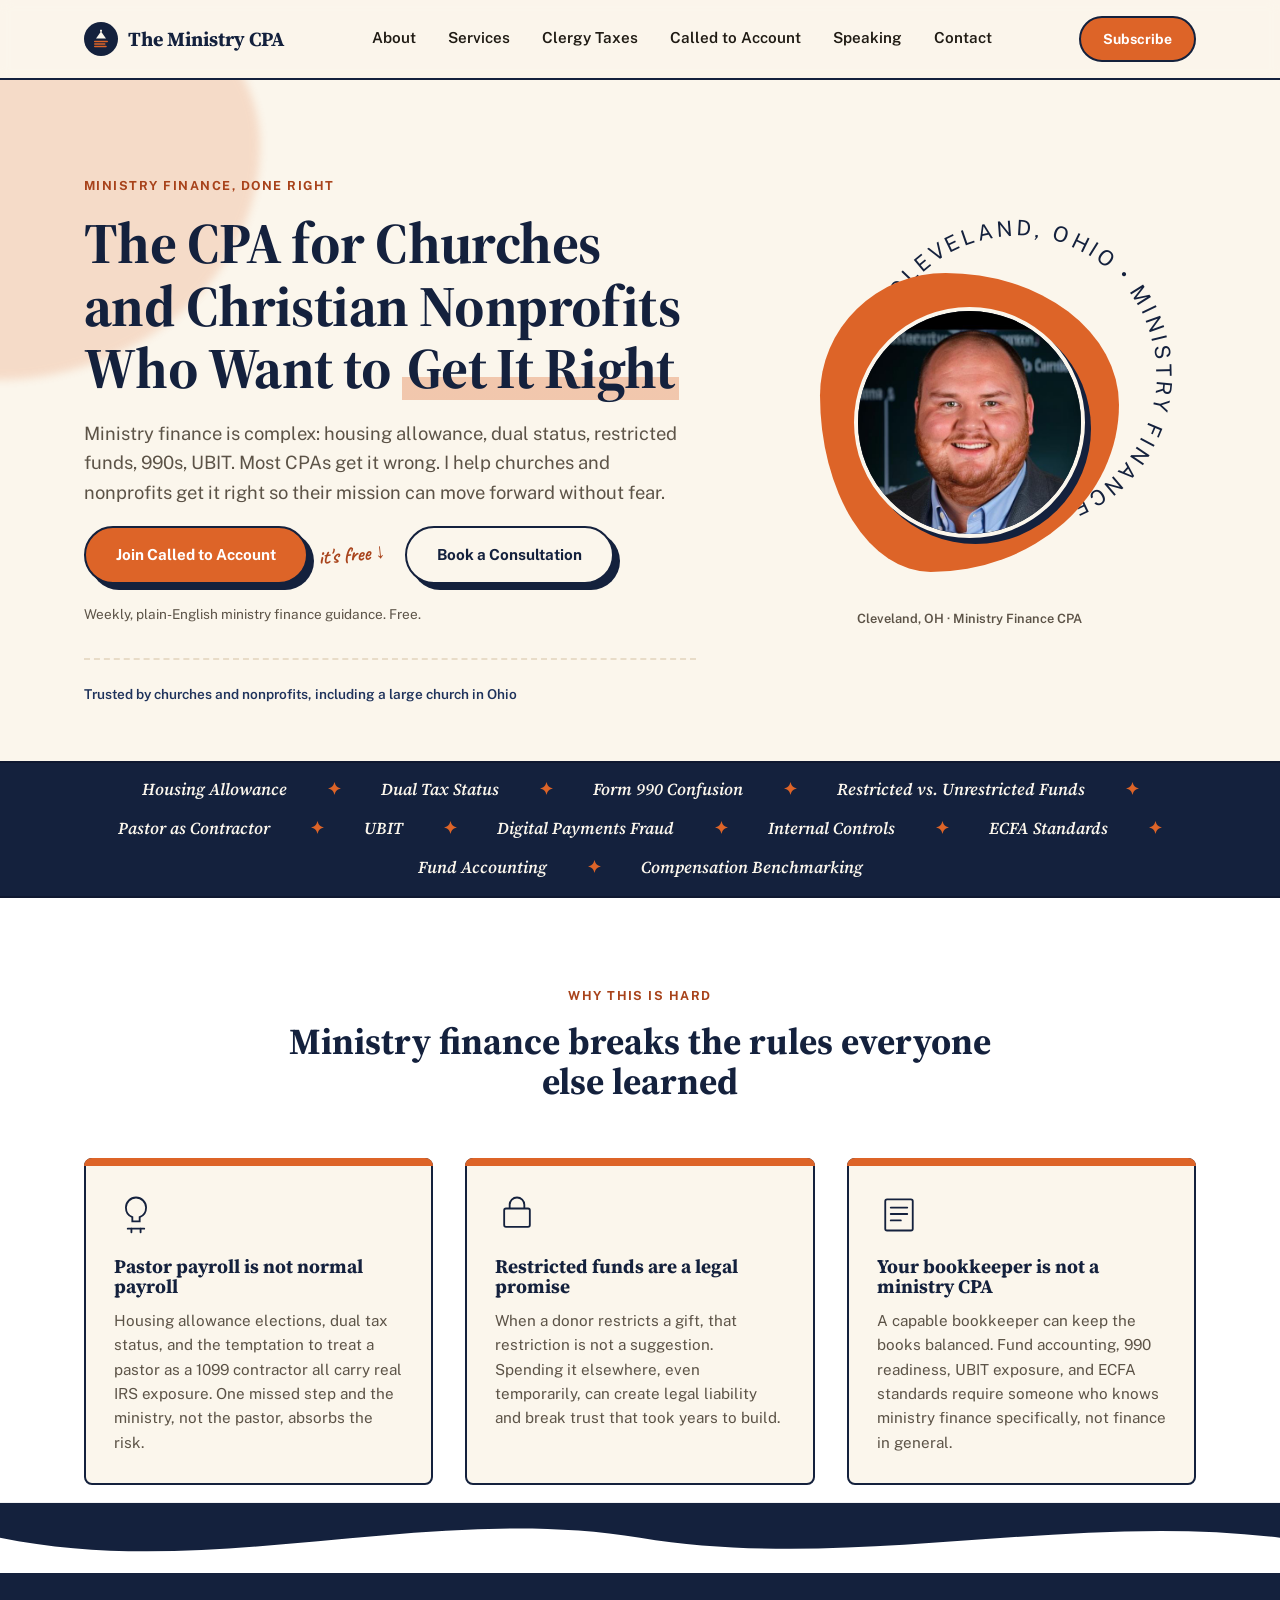
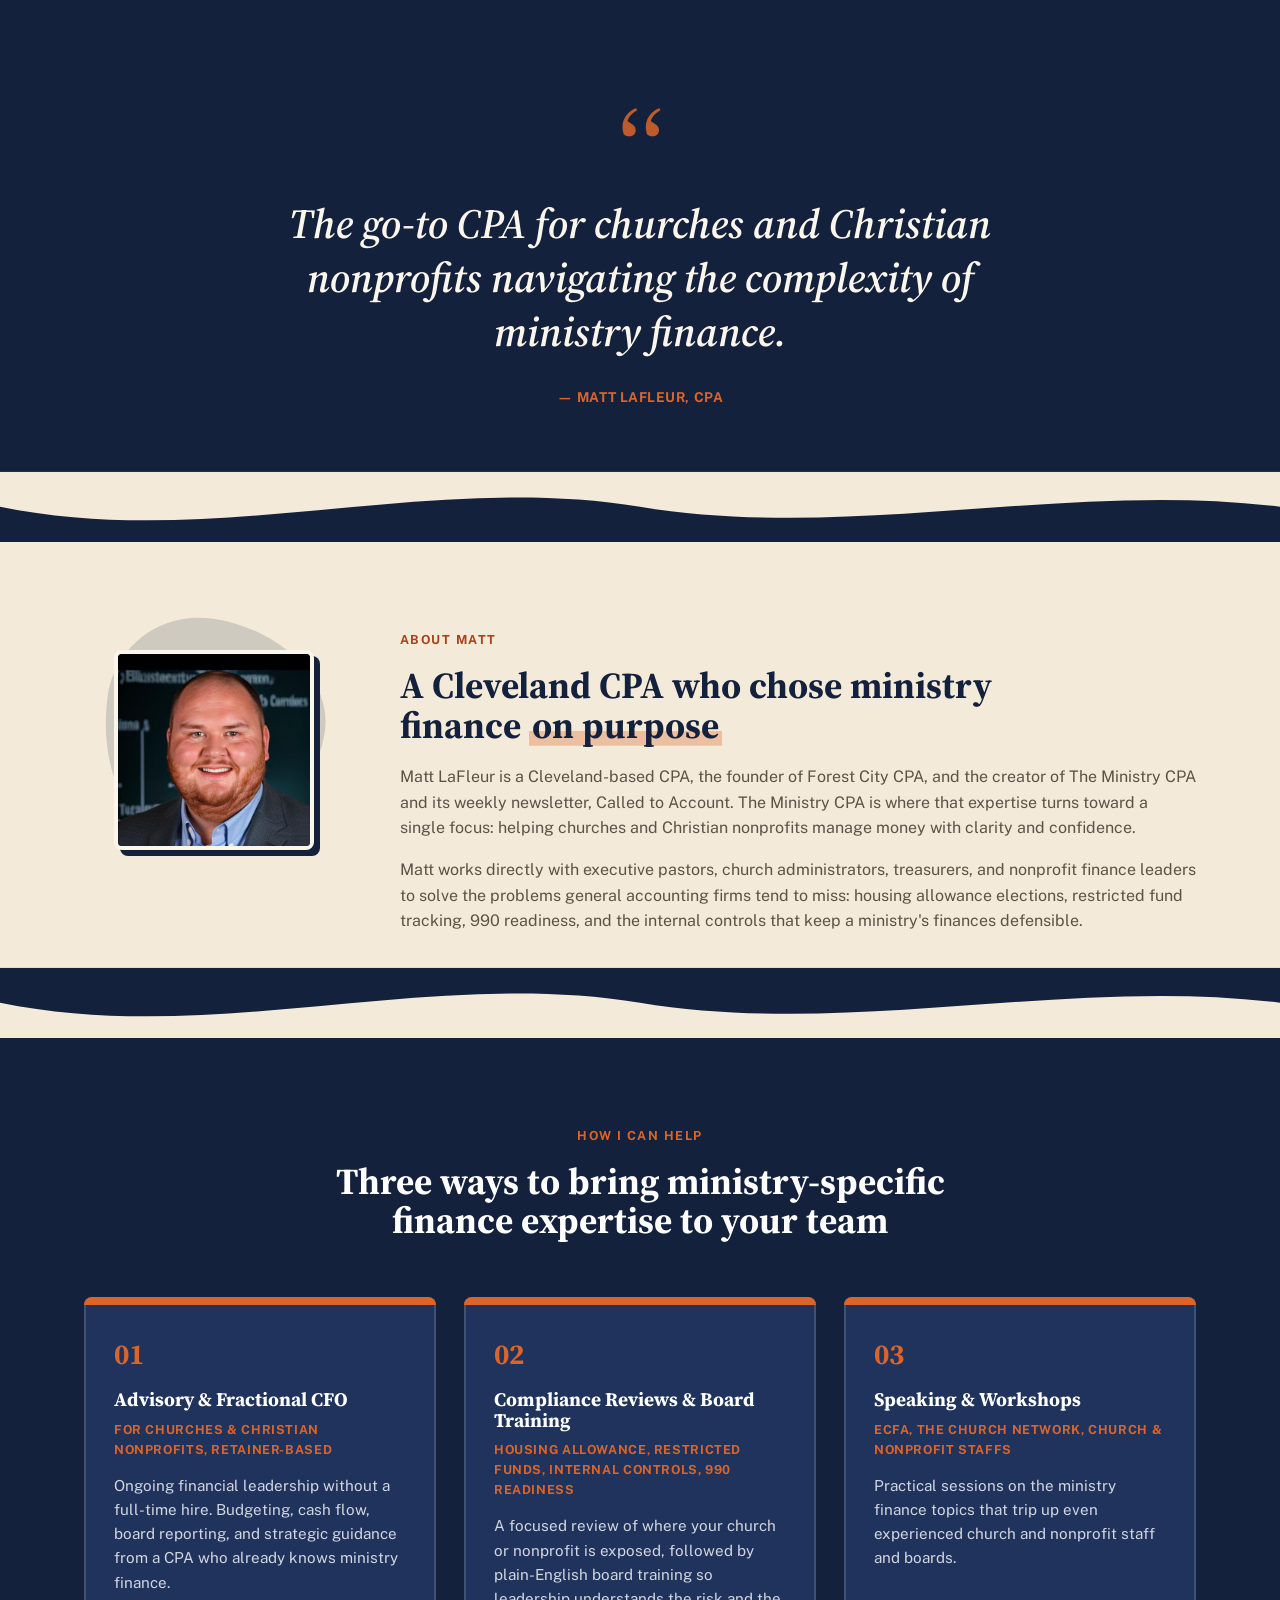
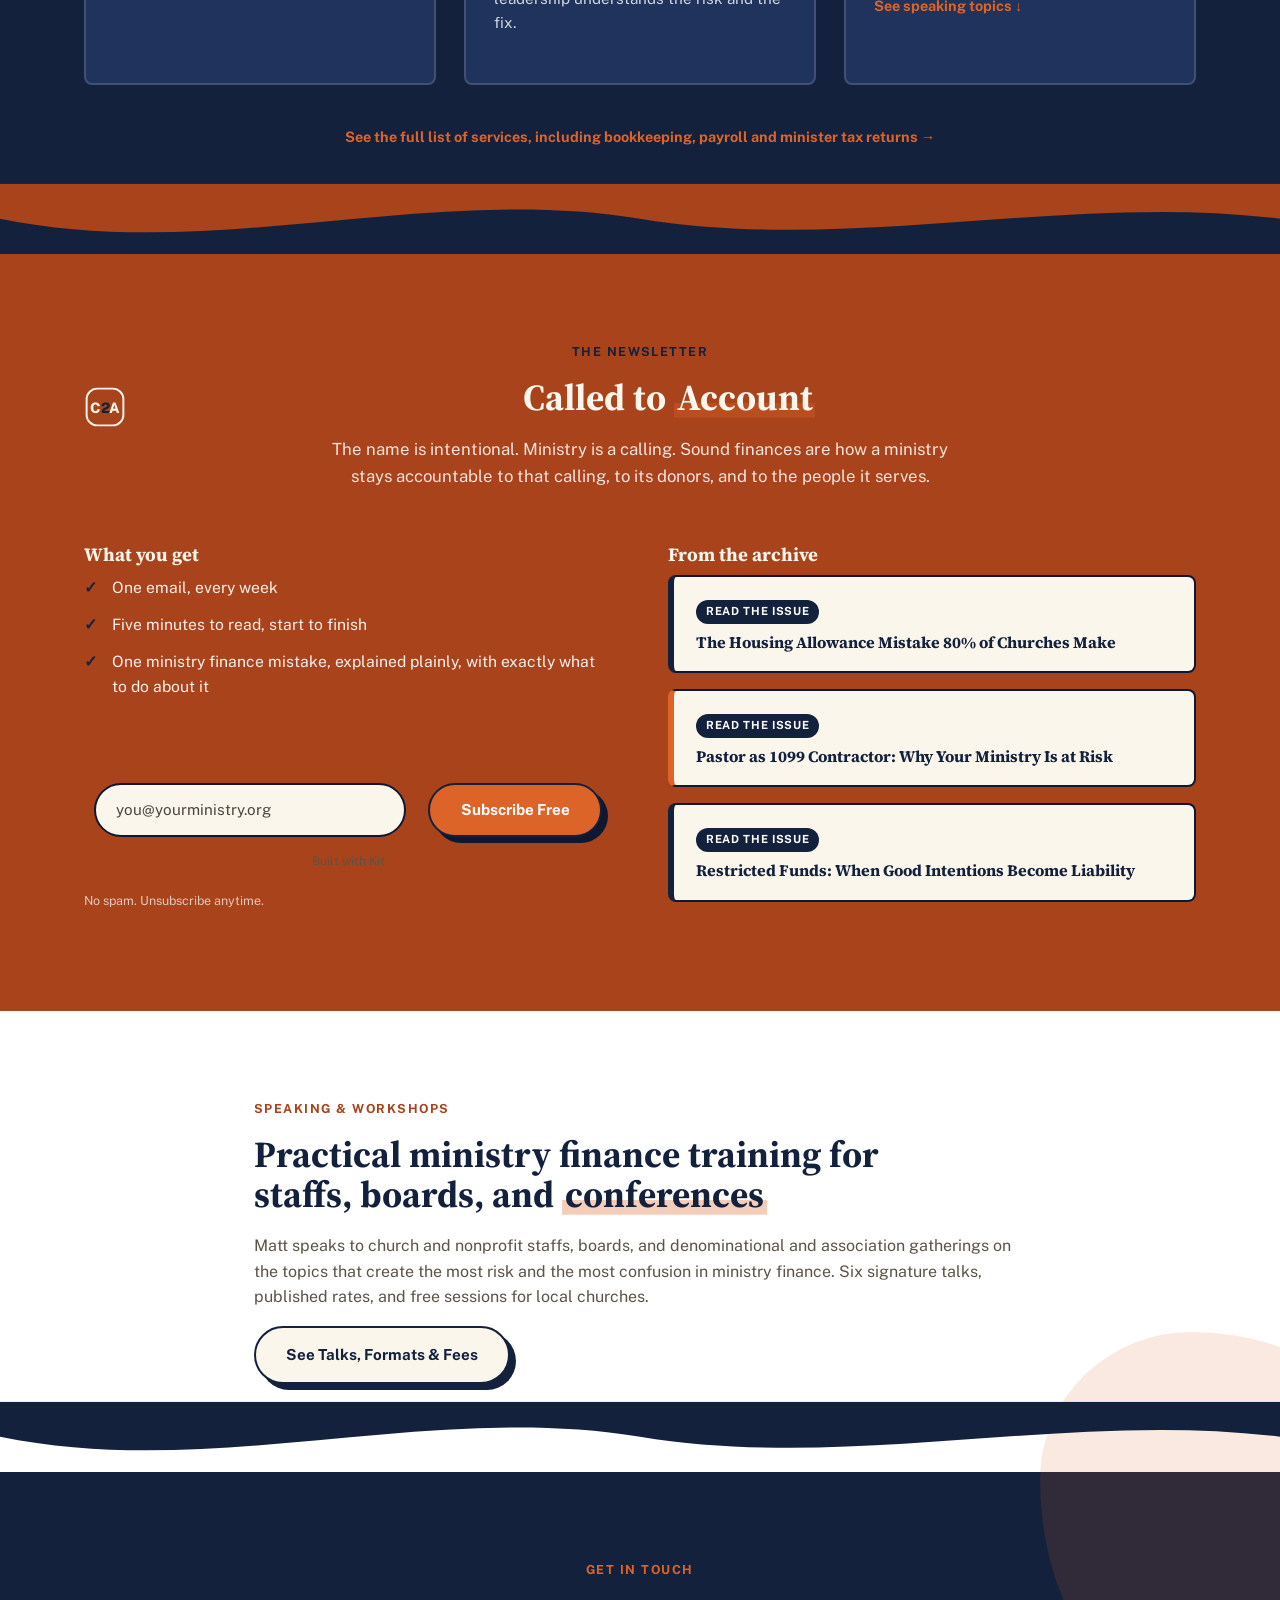
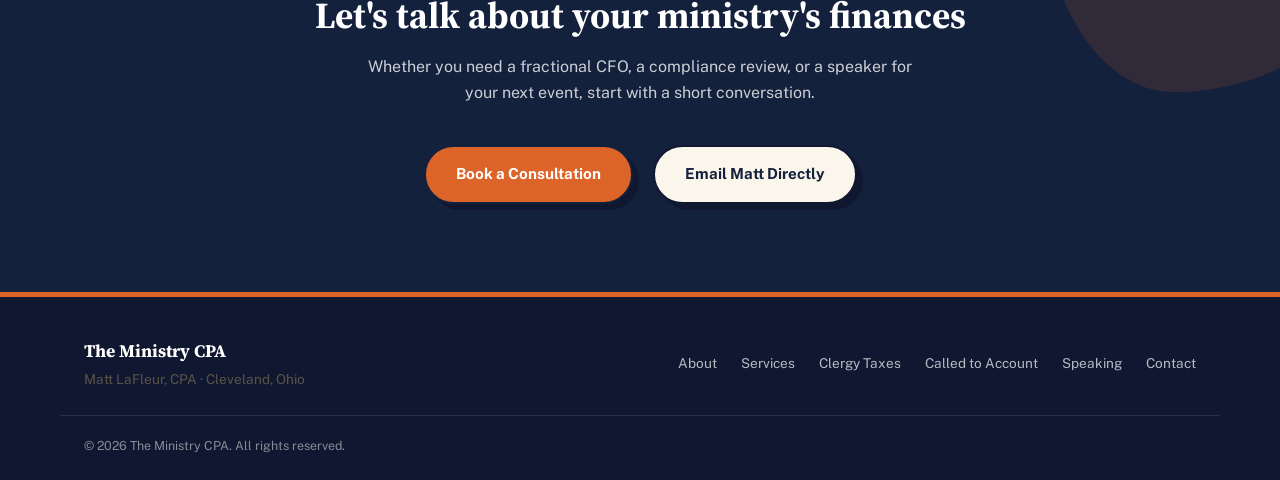
<file: index.html>
<!DOCTYPE html>
<html lang="en">
<head>
  <meta charset="UTF-8" />
  <meta name="viewport" content="width=device-width, initial-scale=1.0" />
  <title>The Ministry CPA | Matt LaFleur, CPA</title>
  <meta name="description" content="Matt LaFleur, CPA helps churches and Christian nonprofits get their finances right through fractional CFO advisory, compliance reviews, board training, and the Called to Account newsletter." />
  <link rel="canonical" href="https://theministrycpa.com/" />

  <!-- Open Graph (Facebook, LinkedIn, Slack, etc.) -->
  <meta property="og:type" content="website" />
  <meta property="og:site_name" content="The Ministry CPA" />
  <meta property="og:title" content="The Ministry CPA | Matt LaFleur, CPA" />
  <meta property="og:description" content="Matt LaFleur, CPA helps churches and Christian nonprofits get their finances right through fractional CFO advisory, compliance reviews, board training, and the Called to Account newsletter." />
  <meta property="og:url" content="https://theministrycpa.com/" />
  <meta property="og:locale" content="en_US" />
  <meta property="og:image" content="https://theministrycpa.com/assets/og-image.png" />
  <meta property="og:image:width" content="1200" />
  <meta property="og:image:height" content="630" />
  <meta property="og:image:alt" content="The Ministry CPA — Ministry Finance, Done Right" />

  <!-- Twitter / X card -->
  <meta name="twitter:card" content="summary_large_image" />
  <meta name="twitter:title" content="The Ministry CPA | Matt LaFleur, CPA" />
  <meta name="twitter:description" content="Matt LaFleur, CPA helps churches and Christian nonprofits get their finances right through fractional CFO advisory, compliance reviews, board training, and the Called to Account newsletter." />
  <meta name="twitter:image" content="https://theministrycpa.com/assets/og-image.png" />

  <!-- Favicon: simple monogram, replace with real mark later -->
  <link rel="icon" href="data:image/svg+xml,%3Csvg xmlns='http://www.w3.org/2000/svg' viewBox='0 0 64 64'%3E%3Crect width='64' height='64' rx='10' fill='%2314213D'/%3E%3Cpath d='M32 14 L46 34 H18 Z' fill='%23FBF6EC'/%3E%3Crect x='29' y='8' width='6' height='7' rx='1' fill='%23FBF6EC'/%3E%3Cg stroke='%23DD6428' stroke-width='4' stroke-linecap='round'%3E%3Cline x1='14' y1='44' x2='50' y2='44'/%3E%3Cline x1='14' y1='51' x2='42' y2='51'/%3E%3Cline x1='14' y1='58' x2='46' y2='58'/%3E%3C/g%3E%3C/svg%3E" />

  <link rel="preconnect" href="https://fonts.googleapis.com" />
  <link rel="preconnect" href="https://fonts.gstatic.com" crossorigin />
  <link href="https://fonts.googleapis.com/css2?family=Source+Serif+4:ital,opsz,wght@0,8..60,600;0,8..60,700;0,8..60,800;1,8..60,600&family=Public+Sans:wght@400;500;600;700;800&family=Caveat:wght@600;700&display=swap" rel="stylesheet" />

  <link rel="stylesheet" href="css/style.css?v=14" />

  <!-- If JS is unavailable, the scroll-reveal effect never fires, so make
       sure content is visible from the start rather than stuck at opacity:0 -->
  <noscript><style>.reveal { opacity: 1 !important; transform: none !important; }</style></noscript>

  <!-- Structured data: helps Google understand this is a professional
       services entity founded by a named person, not just a generic page -->
  <script type="application/ld+json">
  {
    "@context": "https://schema.org",
    "@type": "AccountingService",
    "name": "The Ministry CPA",
    "alternateName": "Matt LaFleur, CPA",
    "url": "https://theministrycpa.com/",
    "image": "https://theministrycpa.com/assets/og-image.png",
    "description": "Matt LaFleur, CPA helps churches and Christian nonprofits get their finances right through fractional CFO advisory, compliance reviews, board training, and the Called to Account newsletter.",
    "areaServed": "US",
    "address": {
      "@type": "PostalAddress",
      "addressLocality": "Cleveland",
      "addressRegion": "OH",
      "addressCountry": "US"
    },
    "founder": {
      "@type": "Person",
      "name": "Matt LaFleur",
      "jobTitle": "CPA"
    }
  }
  </script>
</head>
<body>

  <!-- ============================= HEADER / NAV ============================= -->
  <header class="site-header" id="site-header">
    <div class="container header-inner">
      <a href="#hero" class="logo">
        <span class="logo-mark" aria-hidden="true">
          <svg class="logo-mark-icon" viewBox="0 0 64 64" aria-hidden="true">
            <path d="M32 8 L48 30 H16 Z" fill="currentColor" />
            <rect x="29" y="2" width="6" height="7" rx="1" fill="currentColor" />
            <g class="mk-accent" fill="none" stroke-width="5" stroke-linecap="round">
              <line x1="12" y1="40" x2="52" y2="40" />
              <line x1="12" y1="48" x2="44" y2="48" />
              <line x1="12" y1="56" x2="48" y2="56" />
            </g>
          </svg>
        </span>
        The Ministry CPA
      </a>

      <nav class="main-nav" id="main-nav">
        <a href="#about">About</a>
        <a href="/church-accounting-services/">Services</a>
        <a href="/clergy-taxes/">Clergy Taxes</a>
        <a href="#newsletter">Called to Account</a>
        <a href="/speaking/">Speaking</a>
        <a href="#contact">Contact</a>
      </nav>

      <div class="header-cta">
        <a href="#newsletter" class="btn btn-primary btn-small">Subscribe</a>
      </div>

      <button class="nav-toggle" id="nav-toggle" aria-label="Toggle menu" aria-expanded="false">
        <span></span><span></span><span></span>
      </button>
    </div>
  </header>

  <main>

    <!-- ============================= HERO ============================= -->
    <section class="hero" id="hero">
      <div class="blob blob-orange hero-blob-1" aria-hidden="true"></div>

      <div class="container hero-inner">
        <div class="hero-copy reveal">
          <p class="eyebrow">Ministry Finance, Done Right</p>
          <h1>The CPA for Churches and Christian Nonprofits Who Want to <span class="highlight highlight-orange">Get It Right</span></h1>
          <p class="hero-sub">
            Ministry finance is complex: housing allowance, dual status, restricted funds, 990s, UBIT.
            Most CPAs get it wrong. I help churches and nonprofits get it right so their mission can move forward without fear.
          </p>

          <div class="hero-actions">
            <div class="hero-cta-wrap">
              <a href="#newsletter" class="btn btn-primary btn-hard">Join Called to Account</a>
              <span class="hand-note" aria-hidden="true">it's free &darr;</span>
            </div>
            <a href="https://fantastical.app/mattlafleur/the-ministry-cpa" class="btn btn-secondary btn-hard" target="_blank" rel="noopener noreferrer">Book a Consultation</a>
          </div>
          <p class="hero-cta-sub">Weekly, plain-English ministry finance guidance. Free.</p>

          <div class="trust-bar">
            <p>Trusted by churches and nonprofits, including a large church in Ohio</p>
          </div>
        </div>

        <div class="hero-photo-wrap reveal">
          <div class="hero-photo-visual">
            <svg class="spin-badge" viewBox="0 0 200 200" aria-hidden="true">
              <defs>
                <path id="badge-circle" d="M 100,100 m -82,0 a 82,82 0 1,1 164,0 a 82,82 0 1,1 -164,0" />
              </defs>
              <circle cx="100" cy="100" r="82" class="spin-badge-ring" />
              <text font-size="12.5" letter-spacing="2" fill="currentColor">
                <textPath href="#badge-circle" startOffset="0%">
                  CPA &#8226; CLEVELAND, OHIO &#8226; MINISTRY FINANCE SPECIALIST &#8226;
                </textPath>
              </text>
            </svg>

            <div class="blob blob-orange photo-blob" aria-hidden="true"></div>
            <div class="photo-placeholder">
              <img src="assets/matt-lafleur-headshot.jpg" alt="Matt LaFleur, CPA" />
            </div>
          </div>

          <p class="photo-caption">Cleveland, OH &middot; Ministry Finance CPA</p>
        </div>
      </div>
    </section>

    <!-- ============================= TICKER ============================= -->
    <div class="ticker" aria-hidden="true">
      <div class="ticker-track">
        <span>Housing Allowance</span>
        <span>Dual Tax Status</span>
        <span>Form 990 Confusion</span>
        <span>Restricted vs. Unrestricted Funds</span>
        <span>Pastor as Contractor</span>
        <span>UBIT</span>
        <span>Digital Payments Fraud</span>
        <span>Internal Controls</span>
        <span>ECFA Standards</span>
        <span>Fund Accounting</span>
        <span>Compensation Benchmarking</span>
      </div>
    </div>

    <!-- ============================= PROBLEM ============================= -->
    <section class="problem" id="problem">
      <div class="container">
        <p class="eyebrow eyebrow-center">Why This Is Hard</p>
        <h2 class="section-title center">Ministry finance breaks the rules everyone else learned</h2>

        <div class="problem-grid">
          <div class="problem-card reveal">
            <div class="problem-icon" aria-hidden="true">
              <svg viewBox="0 0 48 48"><path d="M24 6c-6 0-11 5-11 11 0 5 3 9 7 10.5V32h8v-4.5c4-1.5 7-5.5 7-10.5 0-6-5-11-11-11z" fill="none" stroke="currentColor" stroke-width="2"/><path d="M15 40h18" stroke="currentColor" stroke-width="2" stroke-linecap="round"/><path d="M19 40v4M29 40v4" stroke="currentColor" stroke-width="2" stroke-linecap="round"/></svg>
            </div>
            <h3>Pastor payroll is not normal payroll</h3>
            <p>Housing allowance elections, dual tax status, and the temptation to treat a pastor as a 1099 contractor all carry real IRS exposure. One missed step and the ministry, not the pastor, absorbs the risk.</p>
          </div>

          <div class="problem-card reveal">
            <div class="problem-icon" aria-hidden="true">
              <svg viewBox="0 0 48 48"><rect x="10" y="18" width="28" height="20" rx="2" fill="none" stroke="currentColor" stroke-width="2"/><path d="M16 18v-4a8 8 0 0116 0v4" fill="none" stroke="currentColor" stroke-width="2"/></svg>
            </div>
            <h3>Restricted funds are a legal promise</h3>
            <p>When a donor restricts a gift, that restriction is not a suggestion. Spending it elsewhere, even temporarily, can create legal liability and break trust that took years to build.</p>
          </div>

          <div class="problem-card reveal">
            <div class="problem-icon" aria-hidden="true">
              <svg viewBox="0 0 48 48"><rect x="9" y="8" width="30" height="34" rx="2" fill="none" stroke="currentColor" stroke-width="2"/><path d="M15 17h18M15 24h18M15 31h11" stroke="currentColor" stroke-width="2" stroke-linecap="round"/></svg>
            </div>
            <h3>Your bookkeeper is not a ministry CPA</h3>
            <p>A capable bookkeeper can keep the books balanced. Fund accounting, 990 readiness, UBIT exposure, and ECFA standards require someone who knows ministry finance specifically, not finance in general.</p>
          </div>
        </div>
      </div>
    </section>

    <!-- ============================= PULL QUOTE ============================= -->
    <section class="pull-quote" id="mission">
      <svg class="wave wave-top" viewBox="0 0 1440 80" preserveAspectRatio="none" aria-hidden="true"><path d="M0,40 C240,90 480,0 720,40 C960,80 1200,10 1440,40 L1440,0 L0,0 Z"/></svg>
      <div class="container">
        <p class="quote-mark" aria-hidden="true">&ldquo;</p>
        <blockquote class="reveal">
          The go-to CPA for churches and Christian nonprofits navigating the complexity of ministry finance.
        </blockquote>
        <p class="quote-attribution">&mdash; Matt LaFleur, CPA</p>
      </div>
    </section>

    <!-- ============================= ABOUT ============================= -->
    <section class="about" id="about">
      <svg class="wave wave-top" viewBox="0 0 1440 80" preserveAspectRatio="none" aria-hidden="true"><path d="M0,40 C240,90 480,0 720,40 C960,80 1200,10 1440,40 L1440,0 L0,0 Z"/></svg>
      <div class="container about-inner">
        <div class="about-photo reveal">
          <div class="blob blob-navy about-blob" aria-hidden="true"></div>
          <div class="photo-placeholder photo-placeholder-lg">
            <img src="assets/matt-lafleur-headshot.jpg" alt="Matt LaFleur, CPA" />
          </div>
        </div>

        <div class="about-content reveal">
          <p class="eyebrow">About Matt</p>
          <h2 class="section-title">A Cleveland CPA who chose ministry finance <span class="highlight highlight-orange">on purpose</span></h2>
          <p>
            Matt LaFleur is a Cleveland-based CPA, the founder of Forest City CPA, and the creator of The
            Ministry CPA and its weekly newsletter, Called to Account. The Ministry CPA is where that
            expertise turns toward a single focus: helping churches and Christian nonprofits manage money
            with clarity and confidence.
          </p>
          <p>
            Matt works directly with executive pastors, church administrators, treasurers, and nonprofit
            finance leaders to solve the problems general accounting firms tend to miss: housing allowance
            elections, restricted fund tracking, 990 readiness, and the internal controls that keep a
            ministry's finances defensible.
          </p>
        </div>
      </div>
    </section>

    <!-- ============================= SERVICES ============================= -->
    <section class="services" id="services">
      <svg class="wave wave-top" viewBox="0 0 1440 80" preserveAspectRatio="none" aria-hidden="true"><path d="M0,40 C240,90 480,0 720,40 C960,80 1200,10 1440,40 L1440,0 L0,0 Z"/></svg>
      <div class="container">
        <p class="eyebrow eyebrow-center">How I Can Help</p>
        <h2 class="section-title center">Three ways to bring ministry-specific finance expertise to your team</h2>

        <div class="services-grid">
          <div class="service-card reveal">
            <span class="service-number">01</span>
            <h3>Advisory &amp; Fractional CFO</h3>
            <p class="service-tag">For Churches &amp; Christian Nonprofits, Retainer-Based</p>
            <p>Ongoing financial leadership without a full-time hire. Budgeting, cash flow, board
              reporting, and strategic guidance from a CPA who already knows ministry finance.</p>
          </div>

          <div class="service-card reveal">
            <span class="service-number">02</span>
            <h3>Compliance Reviews &amp; Board Training</h3>
            <p class="service-tag">Housing Allowance, Restricted Funds, Internal Controls, 990 Readiness</p>
            <p>A focused review of where your church or nonprofit is exposed, followed by plain-English
              board training so leadership understands the risk and the fix.</p>
          </div>

          <div class="service-card reveal">
            <span class="service-number">03</span>
            <h3>Speaking &amp; Workshops</h3>
            <p class="service-tag">ECFA, The Church Network, Church &amp; Nonprofit Staffs</p>
            <p>Practical sessions on the ministry finance topics that trip up even experienced church
              and nonprofit staff and boards.</p>
            <a href="/speaking/" class="link-arrow">See speaking topics &darr;</a>
          </div>
        </div>

        <p class="center services-see-all">
          <a href="/church-accounting-services/" class="link-arrow">See the full list of services, including bookkeeping, payroll and minister tax returns &rarr;</a>
        </p>
      </div>
    </section>

    <!-- ============================= CALLED TO ACCOUNT (NEWSLETTER) ============================= -->
    <section class="newsletter" id="newsletter">
      <svg class="wave wave-top" viewBox="0 0 1440 80" preserveAspectRatio="none" aria-hidden="true"><path d="M0,40 C240,90 480,0 720,40 C960,80 1200,10 1440,40 L1440,0 L0,0 Z"/></svg>
      <div class="container newsletter-inner">
        <p class="eyebrow eyebrow-center">The Newsletter</p>
        <div class="newsletter-title-row">
          <svg class="cta-mark" viewBox="0 0 64 64" aria-hidden="true">
            <rect x="4" y="4" width="56" height="56" rx="16" fill="none" stroke="currentColor" stroke-width="3" />
            <text x="32" y="41" text-anchor="middle" font-family="'Public Sans', sans-serif" font-weight="800" font-size="22" letter-spacing="-1" fill="currentColor">C<tspan class="cta-accent">2</tspan>A</text>
          </svg>
          <h2 class="section-title center newsletter-title">Called to <span class="highlight highlight-orange">Account</span></h2>
        </div>
        <p class="newsletter-explainer">
          The name is intentional. Ministry is a calling. Sound finances are how a ministry stays
          accountable to that calling, to its donors, and to the people it serves.
        </p>

        <div class="newsletter-grid">
          <div class="newsletter-details reveal">
            <h3>What you get</h3>
            <ul class="check-list">
              <li>One email, every week</li>
              <li>Five minutes to read, start to finish</li>
              <li>One ministry finance mistake, explained plainly, with exactly what to do about it</li>
            </ul>

            <!-- Kit's (formerly ConvertKit) own official embed, verbatim from
                 the form's Embed panel (HTML tab) -- not a hand-rolled fetch
                 call. Kit's ck.5.js owns the whole submit/validate/confirm
                 lifecycle, so this is guaranteed to actually reach Kit
                 correctly instead of just looking like it does. Restyled to
                 match the site's brand via .newsletter-kit-form overrides in
                 css/style.css rather than editing this markup -- if you ever
                 need to change the form's copy/behavior, do it in Kit's
                 dashboard and re-paste the HTML embed here, then re-apply the
                 class="newsletter-kit-form" addition. See README.md "Called
                 to Account signup" for details. -->
            <script src="https://f.convertkit.com/ckjs/ck.5.js"></script>
            <form action="https://app.kit.com/forms/9839539/subscriptions" class="seva-form formkit-form newsletter-kit-form" method="post" data-sv-form="9839539" data-uid="4d1f071d92" data-format="inline" data-version="5" data-options="{&quot;settings&quot;:{&quot;after_subscribe&quot;:{&quot;action&quot;:&quot;message&quot;,&quot;success_message&quot;:&quot;You're in. Welcome to Called to Account.&quot;,&quot;redirect_url&quot;:&quot;&quot;},&quot;analytics&quot;:{&quot;google&quot;:null,&quot;fathom&quot;:null,&quot;facebook&quot;:null,&quot;segment&quot;:null,&quot;pinterest&quot;:null,&quot;sparkloop&quot;:null,&quot;googletagmanager&quot;:null},&quot;modal&quot;:{&quot;trigger&quot;:&quot;timer&quot;,&quot;scroll_percentage&quot;:null,&quot;timer&quot;:5,&quot;devices&quot;:&quot;all&quot;,&quot;show_once_every&quot;:15},&quot;powered_by&quot;:{&quot;show&quot;:true,&quot;url&quot;:&quot;https://kit.com/features/forms?utm_campaign=poweredby&amp;utm_content=form&amp;utm_medium=referral&amp;utm_source=dynamic&quot;},&quot;recaptcha&quot;:{&quot;enabled&quot;:false},&quot;return_visitor&quot;:{&quot;action&quot;:&quot;show&quot;,&quot;custom_content&quot;:&quot;&quot;},&quot;slide_in&quot;:{&quot;display_in&quot;:&quot;bottom_right&quot;,&quot;trigger&quot;:&quot;timer&quot;,&quot;scroll_percentage&quot;:null,&quot;timer&quot;:5,&quot;devices&quot;:&quot;all&quot;,&quot;show_once_every&quot;:15},&quot;sticky_bar&quot;:{&quot;display_in&quot;:&quot;top&quot;,&quot;trigger&quot;:&quot;timer&quot;,&quot;scroll_percentage&quot;:null,&quot;timer&quot;:5,&quot;devices&quot;:&quot;all&quot;,&quot;show_once_every&quot;:15}},&quot;version&quot;:&quot;5&quot;}" min-width="400 500 600 700 800">
              <div data-style="clean">
                <ul class="formkit-alert formkit-alert-error" data-element="errors" data-group="alert"></ul>
                <div data-element="fields" data-stacked="false" class="seva-fields formkit-fields">
                  <div class="formkit-field">
                    <input class="formkit-input" name="email_address" aria-label="Email Address" placeholder="you@yourministry.org" required type="email">
                  </div>
                  <button data-element="submit" class="formkit-submit formkit-submit">
                    <div class="formkit-spinner"><div></div><div></div><div></div></div>
                    <span>Subscribe Free</span>
                  </button>
                </div>
                <div class="formkit-powered-by-convertkit-container">
                  <a href="https://kit.com/features/forms?utm_campaign=poweredby&amp;utm_content=form&amp;utm_medium=referral&amp;utm_source=dynamic" data-element="powered-by" class="formkit-powered-by-convertkit" data-variant="dark" target="_blank" rel="nofollow noopener">Built with Kit</a>
                </div>
              </div>
              <!-- Kit's own baseline styles: functional bits (hiding the
                   empty error list, the submit spinner, responsive layout)
                   that css/style.css's .newsletter-kit-form overrides build
                   on top of rather than reimplement. Loaded from Kit's HTML
                   embed verbatim -- leave as-is even though it duplicates
                   some values our overrides also set. -->
              <style>.formkit-form[data-uid="4d1f071d92"] *{box-sizing:border-box;}.formkit-form[data-uid="4d1f071d92"]{-webkit-font-smoothing:antialiased;-moz-osx-font-smoothing:grayscale;}.formkit-form[data-uid="4d1f071d92"] legend{border:none;font-size:inherit;margin-bottom:10px;padding:0;position:relative;display:table;}.formkit-form[data-uid="4d1f071d92"] fieldset{border:0;padding:0.01em 0 0 0;margin:0;min-width:0;}.formkit-form[data-uid="4d1f071d92"] body:not(:-moz-handler-blocked) fieldset{display:table-cell;}.formkit-form[data-uid="4d1f071d92"] h1,.formkit-form[data-uid="4d1f071d92"] h2,.formkit-form[data-uid="4d1f071d92"] h3,.formkit-form[data-uid="4d1f071d92"] h4,.formkit-form[data-uid="4d1f071d92"] h5,.formkit-form[data-uid="4d1f071d92"] h6{color:inherit;font-size:inherit;font-weight:inherit;}.formkit-form[data-uid="4d1f071d92"] h2{font-size:1.5em;margin:1em 0;}.formkit-form[data-uid="4d1f071d92"] h3{font-size:1.17em;margin:1em 0;}.formkit-form[data-uid="4d1f071d92"] p{color:inherit;font-size:inherit;font-weight:inherit;}.formkit-form[data-uid="4d1f071d92"] ol:not([template-default]),.formkit-form[data-uid="4d1f071d92"] ul:not([template-default]),.formkit-form[data-uid="4d1f071d92"] blockquote:not([template-default]){text-align:left;}.formkit-form[data-uid="4d1f071d92"] p:not([template-default]),.formkit-form[data-uid="4d1f071d92"] hr:not([template-default]),.formkit-form[data-uid="4d1f071d92"] blockquote:not([template-default]),.formkit-form[data-uid="4d1f071d92"] ol:not([template-default]),.formkit-form[data-uid="4d1f071d92"] ul:not([template-default]){color:inherit;font-style:initial;}.formkit-form[data-uid="4d1f071d92"] .ordered-list,.formkit-form[data-uid="4d1f071d92"] .unordered-list{list-style-position:outside !important;padding-left:1em;}.formkit-form[data-uid="4d1f071d92"] .list-item{padding-left:0;}.formkit-form[data-uid="4d1f071d92"][data-format="modal"]{display:none;}.formkit-form[data-uid="4d1f071d92"][data-format="slide in"]{display:none;}.formkit-form[data-uid="4d1f071d92"][data-format="sticky bar"]{display:none;}.formkit-sticky-bar .formkit-form[data-uid="4d1f071d92"][data-format="sticky bar"]{display:block;}.formkit-form[data-uid="4d1f071d92"] .formkit-input,.formkit-form[data-uid="4d1f071d92"] .formkit-select,.formkit-form[data-uid="4d1f071d92"] .formkit-checkboxes{width:100%;}.formkit-form[data-uid="4d1f071d92"] .formkit-button,.formkit-form[data-uid="4d1f071d92"] .formkit-submit{border:0;border-radius:5px;color:#ffffff;cursor:pointer;display:inline-block;text-align:center;font-size:15px;font-weight:500;cursor:pointer;margin-bottom:15px;overflow:hidden;padding:0;position:relative;vertical-align:middle;}.formkit-form[data-uid="4d1f071d92"] .formkit-button:hover,.formkit-form[data-uid="4d1f071d92"] .formkit-submit:hover,.formkit-form[data-uid="4d1f071d92"] .formkit-button:focus,.formkit-form[data-uid="4d1f071d92"] .formkit-submit:focus{outline:none;}.formkit-form[data-uid="4d1f071d92"] .formkit-button:hover > span,.formkit-form[data-uid="4d1f071d92"] .formkit-submit:hover > span,.formkit-form[data-uid="4d1f071d92"] .formkit-button:focus > span,.formkit-form[data-uid="4d1f071d92"] .formkit-submit:focus > span{background-color:rgba(0,0,0,0.1);}.formkit-form[data-uid="4d1f071d92"] .formkit-button > span,.formkit-form[data-uid="4d1f071d92"] .formkit-submit > span{display:block;-webkit-transition:all 300ms ease-in-out;transition:all 300ms ease-in-out;padding:12px 24px;}.formkit-form[data-uid="4d1f071d92"] .formkit-input{background:#ffffff;font-size:15px;padding:12px;border:1px solid #e3e3e3;-webkit-flex:1 0 auto;-ms-flex:1 0 auto;flex:1 0 auto;line-height:1.4;margin:0;-webkit-transition:border-color ease-out 300ms;transition:border-color ease-out 300ms;}.formkit-form[data-uid="4d1f071d92"] .formkit-input:focus{outline:none;border-color:#1677be;-webkit-transition:border-color ease 300ms;transition:border-color ease 300ms;}.formkit-form[data-uid="4d1f071d92"] .formkit-input::-webkit-input-placeholder{color:inherit;opacity:0.8;}.formkit-form[data-uid="4d1f071d92"] .formkit-input::-moz-placeholder{color:inherit;opacity:0.8;}.formkit-form[data-uid="4d1f071d92"] .formkit-input:-ms-input-placeholder{color:inherit;opacity:0.8;}.formkit-form[data-uid="4d1f071d92"] .formkit-input::placeholder{color:inherit;opacity:0.8;}.formkit-form[data-uid="4d1f071d92"] [data-group="dropdown"]{position:relative;display:inline-block;width:100%;}.formkit-form[data-uid="4d1f071d92"] [data-group="dropdown"]::before{content:"";top:calc(50% - 2.5px);right:10px;position:absolute;pointer-events:none;border-color:#4f4f4f transparent transparent transparent;border-style:solid;border-width:6px 6px 0 6px;height:0;width:0;z-index:999;}.formkit-form[data-uid="4d1f071d92"] [data-group="dropdown"] select{height:auto;width:100%;cursor:pointer;color:#333333;line-height:1.4;margin-bottom:0;padding:0 6px;-webkit-appearance:none;-moz-appearance:none;appearance:none;font-size:15px;padding:12px;padding-right:25px;border:1px solid #e3e3e3;background:#ffffff;}.formkit-form[data-uid="4d1f071d92"] [data-group="dropdown"] select:focus{outline:none;}.formkit-form[data-uid="4d1f071d92"] [data-group="checkboxes"]{text-align:left;margin:0;}.formkit-form[data-uid="4d1f071d92"] [data-group="checkboxes"] [data-group="checkbox"]{margin-bottom:10px;}.formkit-form[data-uid="4d1f071d92"] [data-group="checkboxes"] [data-group="checkbox"] *{cursor:pointer;}.formkit-form[data-uid="4d1f071d92"] [data-group="checkboxes"] [data-group="checkbox"]:last-of-type{margin-bottom:0;}.formkit-form[data-uid="4d1f071d92"] [data-group="checkboxes"] [data-group="checkbox"] input[type="checkbox"]{display:none;}.formkit-form[data-uid="4d1f071d92"] [data-group="checkboxes"] [data-group="checkbox"] input[type="checkbox"] + label::after{content:none;}.formkit-form[data-uid="4d1f071d92"] [data-group="checkboxes"] [data-group="checkbox"] input[type="checkbox"]:checked + label::after{border-color:#ffffff;content:"";}.formkit-form[data-uid="4d1f071d92"] [data-group="checkboxes"] [data-group="checkbox"] input[type="checkbox"]:checked + label::before{background:#10bf7a;border-color:#10bf7a;}.formkit-form[data-uid="4d1f071d92"] [data-group="checkboxes"] [data-group="checkbox"] label{position:relative;display:inline-block;padding-left:28px;}.formkit-form[data-uid="4d1f071d92"] [data-group="checkboxes"] [data-group="checkbox"] label::before,.formkit-form[data-uid="4d1f071d92"] [data-group="checkboxes"] [data-group="checkbox"] label::after{position:absolute;content:"";display:inline-block;}.formkit-form[data-uid="4d1f071d92"] [data-group="checkboxes"] [data-group="checkbox"] label::before{height:16px;width:16px;border:1px solid #e3e3e3;background:#ffffff;left:0px;top:3px;}.formkit-form[data-uid="4d1f071d92"] [data-group="checkboxes"] [data-group="checkbox"] label::after{height:4px;width:8px;border-left:2px solid #4d4d4d;border-bottom:2px solid #4d4d4d;-webkit-transform:rotate(-45deg);-ms-transform:rotate(-45deg);transform:rotate(-45deg);left:4px;top:8px;}.formkit-form[data-uid="4d1f071d92"] .formkit-alert{background:#f9fafb;border:1px solid #e3e3e3;border-radius:5px;-webkit-flex:1 0 auto;-ms-flex:1 0 auto;flex:1 0 auto;list-style:none;margin:25px auto;padding:12px;text-align:center;width:100%;}.formkit-form[data-uid="4d1f071d92"] .formkit-alert:empty{display:none;}.formkit-form[data-uid="4d1f071d92"] .formkit-alert-success{background:#d3fbeb;border-color:#10bf7a;color:#0c905c;}.formkit-form[data-uid="4d1f071d92"] .formkit-alert-error{background:#fde8e2;border-color:#f2643b;color:#ea4110;}.formkit-form[data-uid="4d1f071d92"] .formkit-spinner{display:-webkit-box;display:-webkit-flex;display:-ms-flexbox;display:flex;height:0px;width:0px;margin:0 auto;position:absolute;top:0;left:0;right:0;width:0px;overflow:hidden;text-align:center;-webkit-transition:all 300ms ease-in-out;transition:all 300ms ease-in-out;}.formkit-form[data-uid="4d1f071d92"] .formkit-spinner > div{margin:auto;width:12px;height:12px;background-color:#fff;opacity:0.3;border-radius:100%;display:inline-block;-webkit-animation:formkit-bouncedelay-formkit-form-data-uid-4d1f071d92- 1.4s infinite ease-in-out both;animation:formkit-bouncedelay-formkit-form-data-uid-4d1f071d92- 1.4s infinite ease-in-out both;}.formkit-form[data-uid="4d1f071d92"] .formkit-spinner > div:nth-child(1){-webkit-animation-delay:-0.32s;animation-delay:-0.32s;}.formkit-form[data-uid="4d1f071d92"] .formkit-spinner > div:nth-child(2){-webkit-animation-delay:-0.16s;animation-delay:-0.16s;}.formkit-form[data-uid="4d1f071d92"] .formkit-submit[data-active] .formkit-spinner{opacity:1;height:100%;width:50px;}.formkit-form[data-uid="4d1f071d92"] .formkit-submit[data-active] .formkit-spinner ~ span{opacity:0;}.formkit-form[data-uid="4d1f071d92"] .formkit-powered-by[data-active="false"]{opacity:0.35;}.formkit-form[data-uid="4d1f071d92"] .formkit-powered-by-convertkit-container{display:-webkit-box;display:-webkit-flex;display:-ms-flexbox;display:flex;width:100%;margin:10px 0;position:relative;}.formkit-form[data-uid="4d1f071d92"] .formkit-powered-by-convertkit-container[data-active="false"]{opacity:0.35;}.formkit-form[data-uid="4d1f071d92"] .formkit-powered-by-convertkit{-webkit-align-items:center;-webkit-box-align:center;-ms-flex-align:center;align-items:center;background-color:#ffffff;border-radius:9px;color:#3d3d3d;cursor:pointer;display:block;height:36px;margin:0 auto;opacity:0.95;padding:0;-webkit-text-decoration:none;text-decoration:none;text-indent:100%;-webkit-transition:ease-in-out all 200ms;transition:ease-in-out all 200ms;white-space:nowrap;overflow:hidden;-webkit-user-select:none;-moz-user-select:none;-ms-user-select:none;user-select:none;width:157px;background-repeat:no-repeat;background-position:center;}.formkit-form[data-uid="4d1f071d92"] .formkit-powered-by-convertkit:hover,.formkit-form[data-uid="4d1f071d92"] .formkit-powered-by-convertkit:focus{background-color:#ffffff;-webkit-transform:scale(1.025) perspective(1px);-ms-transform:scale(1.025) perspective(1px);transform:scale(1.025) perspective(1px);opacity:1;}.formkit-form[data-uid="4d1f071d92"] .formkit-powered-by-convertkit[data-variant="dark"],.formkit-form[data-uid="4d1f071d92"] .formkit-powered-by-convertkit[data-variant="light"]{background-color:transparent;border-color:transparent;width:133px;}@-webkit-keyframes formkit-bouncedelay-formkit-form-data-uid-4d1f071d92-{0%,80%,100%{-webkit-transform:scale(0);-ms-transform:scale(0);transform:scale(0);}40%{-webkit-transform:scale(1);-ms-transform:scale(1);transform:scale(1);}}@keyframes formkit-bouncedelay-formkit-form-data-uid-4d1f071d92-{0%,80%,100%{-webkit-transform:scale(0);-ms-transform:scale(0);transform:scale(0);}40%{-webkit-transform:scale(1);-ms-transform:scale(1);transform:scale(1);}}.formkit-form[data-uid="4d1f071d92"] blockquote{padding:10px 20px;margin:0 0 20px;border-left:5px solid #e1e1e1;}.formkit-form[data-uid="4d1f071d92"] .seva-custom-content{padding:15px;font-size:16px;color:#fff;mix-blend-mode:difference;}.formkit-form[data-uid="4d1f071d92"] .formkit-modal.guard{max-width:420px;width:100%;} .formkit-form[data-uid="4d1f071d92"]{max-width:700px;}.formkit-form[data-uid="4d1f071d92"] [data-style="clean"]{width:100%;}.formkit-form[data-uid="4d1f071d92"] .formkit-fields{display:-webkit-box;display:-webkit-flex;display:-ms-flexbox;display:flex;-webkit-flex-wrap:wrap;-ms-flex-wrap:wrap;flex-wrap:wrap;margin:0 auto;}.formkit-form[data-uid="4d1f071d92"] .formkit-field,.formkit-form[data-uid="4d1f071d92"] .formkit-submit{margin:0 0 15px 0;-webkit-flex:1 0 100%;-ms-flex:1 0 100%;flex:1 0 100%;}.formkit-form[data-uid="4d1f071d92"] .formkit-powered-by-convertkit-container{margin:0;}.formkit-form[data-uid="4d1f071d92"] .formkit-submit{position:static;}.formkit-form[data-uid="4d1f071d92"][min-width~="700"] [data-style="clean"],.formkit-form[data-uid="4d1f071d92"][min-width~="800"] [data-style="clean"]{padding:10px;padding-top:56px;}.formkit-form[data-uid="4d1f071d92"][min-width~="700"] .formkit-fields[data-stacked="false"],.formkit-form[data-uid="4d1f071d92"][min-width~="800"] .formkit-fields[data-stacked="false"]{margin-left:-5px;margin-right:-5px;}.formkit-form[data-uid="4d1f071d92"][min-width~="700"] .formkit-fields[data-stacked="false"] .formkit-field,.formkit-form[data-uid="4d1f071d92"][min-width~="800"] .formkit-fields[data-stacked="false"] .formkit-field,.formkit-form[data-uid="4d1f071d92"][min-width~="700"] .formkit-fields[data-stacked="false"] .formkit-submit,.formkit-form[data-uid="4d1f071d92"][min-width~="800"] .formkit-fields[data-stacked="false"] .formkit-submit{margin:0 5px 15px 5px;}.formkit-form[data-uid="4d1f071d92"][min-width~="700"] .formkit-fields[data-stacked="false"] .formkit-field,.formkit-form[data-uid="4d1f071d92"][min-width~="800"] .formkit-fields[data-stacked="false"] .formkit-field{-webkit-flex:100 1 auto;-ms-flex:100 1 auto;flex:100 1 auto;}.formkit-form[data-uid="4d1f071d92"][min-width~="700"] .formkit-fields[data-stacked="false"] .formkit-submit,.formkit-form[data-uid="4d1f071d92"][min-width~="800"] .formkit-fields[data-stacked="false"] .formkit-submit{-webkit-flex:1 1 auto;-ms-flex:1 1 auto;flex:1 1 auto;}</style>
            </form>
            <p class="form-note">No spam. Unsubscribe anytime.</p>
          </div>

          <div class="newsletter-archive reveal">
            <h3>From the archive</h3>
            <div class="archive-list">
              <a class="archive-card archive-card-1" href="/blog/posts/housing-allowance-mistake.html">
                <span class="archive-badge">Read the issue</span>
                <h4>The Housing Allowance Mistake 80% of Churches Make</h4>
              </a>
              <a class="archive-card archive-card-2" href="/blog/posts/pastor-1099-contractor-risk.html">
                <span class="archive-badge">Read the issue</span>
                <h4>Pastor as 1099 Contractor: Why Your Ministry Is at Risk</h4>
              </a>
              <a class="archive-card archive-card-3" href="/blog/posts/restricted-funds-good-intentions-liability.html">
                <span class="archive-badge">Read the issue</span>
                <h4>Restricted Funds: When Good Intentions Become Liability</h4>
              </a>
            </div>
          </div>
        </div>
      </div>
    </section>

    <!-- ============================= SPEAKING ============================= -->
    <section class="speaking" id="speaking">
      <div class="container speaking-inner">
        <p class="eyebrow">Speaking &amp; Workshops</p>
        <h2 class="section-title">Practical ministry finance training for staffs, boards, and <span class="highlight highlight-orange">conferences</span></h2>
        <p>
          Matt speaks to church and nonprofit staffs, boards, and denominational and association gatherings on the
          topics that create the most risk and the most confusion in ministry finance. Six signature talks,
          published rates, and free sessions for local churches.
        </p>

        <a href="/speaking/" class="btn btn-secondary btn-hard">See Talks, Formats &amp; Fees</a>
      </div>
    </section>

    <!-- ============================= CONTACT ============================= -->
    <section class="contact" id="contact">
      <svg class="wave wave-top" viewBox="0 0 1440 80" preserveAspectRatio="none" aria-hidden="true"><path d="M0,40 C240,90 480,0 720,40 C960,80 1200,10 1440,40 L1440,0 L0,0 Z"/></svg>
      <div class="blob blob-orange contact-blob" aria-hidden="true"></div>
      <div class="container contact-inner">
        <p class="eyebrow eyebrow-center">Get In Touch</p>
        <h2 class="section-title center">Let's talk about your ministry's finances</h2>
        <p class="contact-sub center">
          Whether you need a fractional CFO, a compliance review, or a speaker for your next event,
          start with a short conversation.
        </p>

        <div class="contact-actions">
          <a href="https://fantastical.app/mattlafleur/the-ministry-cpa" class="btn btn-primary btn-hard" target="_blank" rel="noopener noreferrer">Book a Consultation</a>
          <a href="mailto:hello@theministrycpa.com" class="btn btn-secondary btn-hard">Email Matt Directly</a>
        </div>
      </div>
    </section>

  </main>

  <!-- ============================= FOOTER ============================= -->
  <footer class="site-footer">
    <div class="container footer-inner">
      <div>
        <p class="footer-logo">The Ministry CPA</p>
        <p class="footer-tag">Matt LaFleur, CPA &middot; Cleveland, Ohio</p>
      </div>
      <nav class="footer-nav">
        <a href="#about">About</a>
        <a href="/church-accounting-services/">Services</a>
        <a href="/clergy-taxes/">Clergy Taxes</a>
        <a href="#newsletter">Called to Account</a>
        <a href="/speaking/">Speaking</a>
        <a href="#contact">Contact</a>
      </nav>
    </div>
    <div class="container">
      <p class="footer-copyright">&copy; 2026 The Ministry CPA. All rights reserved.</p>
    </div>
  </footer>

  <!-- Sticky floating subscribe CTA, appears after scrolling past the hero -->
  <a href="#newsletter" class="sticky-cta btn-hard" id="sticky-cta">Subscribe to Called to Account</a>

  <script src="js/main.js?v=12"></script>
</body>
</html>
</file>
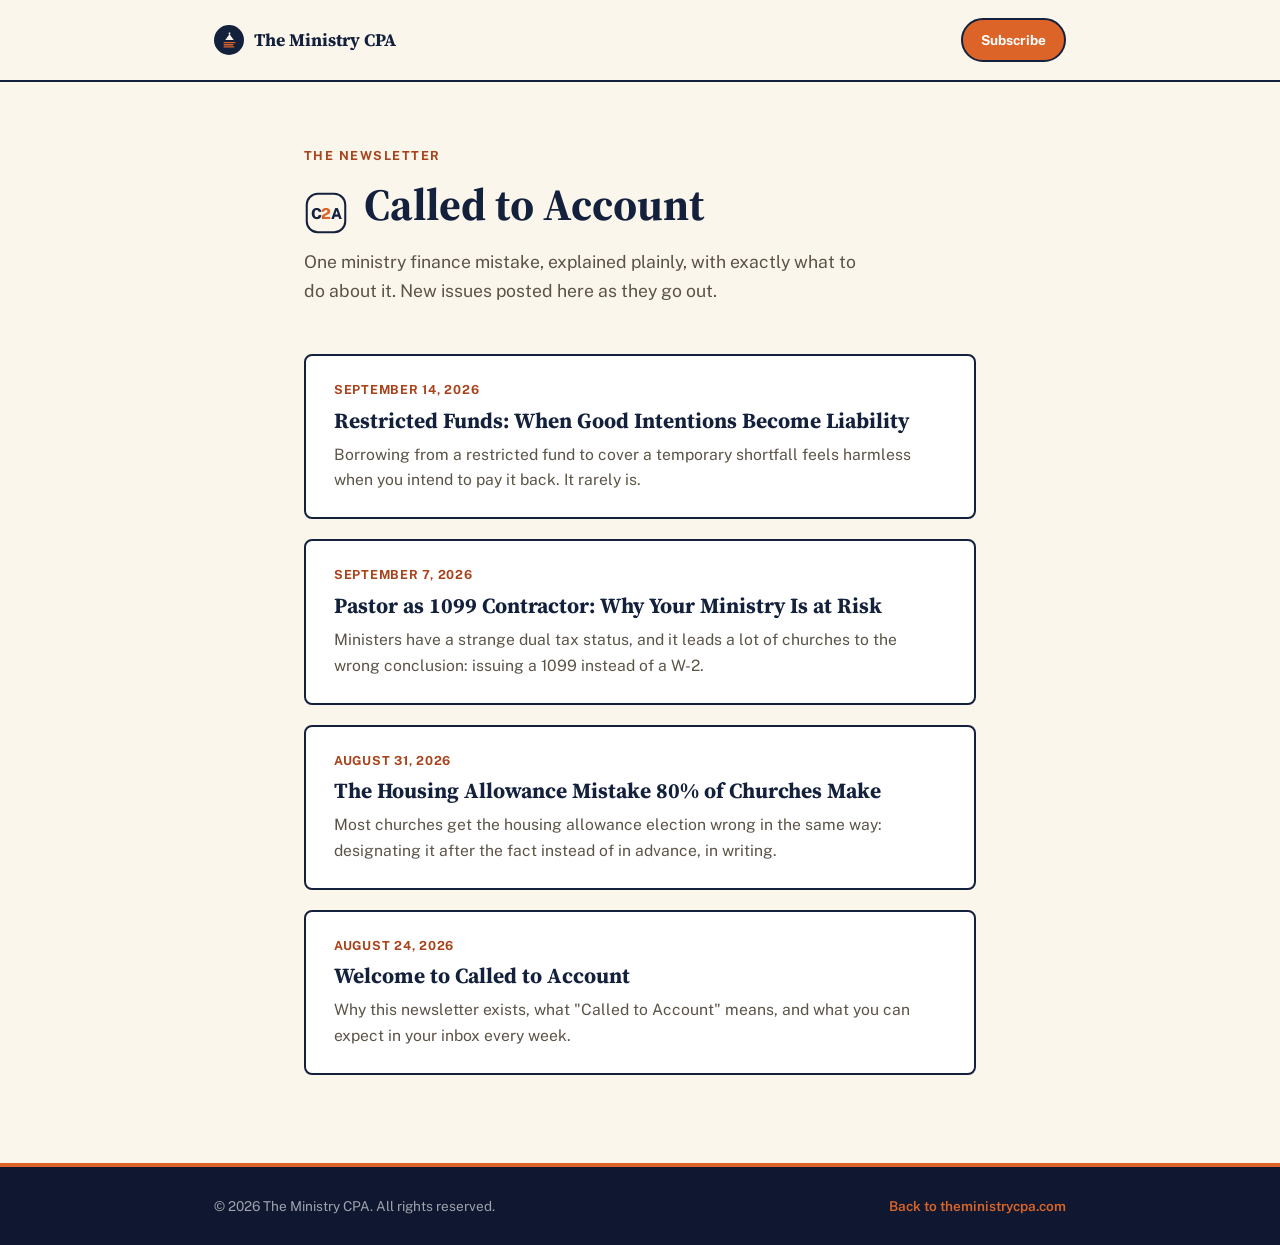
<file: blog/index.html>
<!DOCTYPE html>
<html lang="en">
<head>
  <meta charset="UTF-8" />
  <meta name="viewport" content="width=device-width, initial-scale=1.0" />
  <title>Called to Account | The Ministry CPA</title>
  <meta name="description" content="Called to Account: weekly plain-English guidance on church and Christian nonprofit finance, from Matt LaFleur, CPA." />

  <link rel="canonical" href="https://theministrycpa.com/blog/" />

  <meta property="og:type" content="website" />
  <meta property="og:title" content="Called to Account | The Ministry CPA" />
  <meta property="og:description" content="Called to Account: weekly plain-English guidance on church and Christian nonprofit finance, from Matt LaFleur, CPA." />
  <meta property="og:url" content="https://theministrycpa.com/blog/" />
  <meta property="og:image" content="https://theministrycpa.com/assets/og-image.png" />
  <meta name="twitter:card" content="summary_large_image" />
  <meta name="twitter:title" content="Called to Account | The Ministry CPA" />
  <meta name="twitter:description" content="Called to Account: weekly plain-English guidance on church and Christian nonprofit finance, from Matt LaFleur, CPA." />
  <meta name="twitter:image" content="https://theministrycpa.com/assets/og-image.png" />

  <link rel="icon" href="data:image/svg+xml,%3Csvg xmlns='http://www.w3.org/2000/svg' viewBox='0 0 64 64'%3E%3Crect width='64' height='64' rx='10' fill='%2314213D'/%3E%3Cpath d='M32 14 L46 34 H18 Z' fill='%23FBF6EC'/%3E%3Crect x='29' y='8' width='6' height='7' rx='1' fill='%23FBF6EC'/%3E%3Cg stroke='%23DD6428' stroke-width='4' stroke-linecap='round'%3E%3Cline x1='14' y1='44' x2='50' y2='44'/%3E%3Cline x1='14' y1='51' x2='42' y2='51'/%3E%3Cline x1='14' y1='58' x2='46' y2='58'/%3E%3C/g%3E%3C/svg%3E" />

  <link rel="preconnect" href="https://fonts.googleapis.com" />
  <link rel="preconnect" href="https://fonts.gstatic.com" crossorigin />
  <link href="https://fonts.googleapis.com/css2?family=Source+Serif+4:ital,opsz,wght@0,8..60,600;0,8..60,700;1,8..60,600&family=Public+Sans:wght@400;500;600;700&display=swap" rel="stylesheet" />

  <link rel="stylesheet" href="css/blog.css?v=3" />
</head>
<body>

  <header class="blog-header">
    <div class="container blog-header-inner">
      <a href="/" class="blog-logo">
        <span class="blog-logo-mark" aria-hidden="true">
        <svg class="blog-logo-mark-icon" viewBox="0 0 64 64" aria-hidden="true">
          <path d="M32 8 L48 30 H16 Z" fill="currentColor" />
          <rect x="29" y="2" width="6" height="7" rx="1" fill="currentColor" />
          <g class="mk-accent" fill="none" stroke-width="5" stroke-linecap="round">
            <line x1="12" y1="40" x2="52" y2="40" />
            <line x1="12" y1="48" x2="44" y2="48" />
            <line x1="12" y1="56" x2="48" y2="56" />
          </g>
        </svg>
      </span>
        The Ministry CPA
      </a>
      <a href="/#newsletter" class="btn btn-primary btn-small">Subscribe</a>
    </div>
  </header>

  <main>
    <section class="blog-intro">
      <div class="container">
        <p class="eyebrow">The Newsletter</p>
        <div class="blog-intro-title">
          <svg class="cta-mark" viewBox="0 0 64 64" aria-hidden="true">
            <rect x="4" y="4" width="56" height="56" rx="16" fill="none" stroke="currentColor" stroke-width="3" />
            <text x="32" y="41" text-anchor="middle" font-family="'Public Sans', sans-serif" font-weight="800" font-size="22" letter-spacing="-1" fill="currentColor">C<tspan class="cta-accent">2</tspan>A</text>
          </svg>
          <h1>Called to Account</h1>
        </div>
        <p class="blog-intro-sub">
          One ministry finance mistake, explained plainly, with exactly what to do about it.
          New issues posted here as they go out.
        </p>
      </div>
    </section>

    <section class="blog-list-section">
      <div class="container">
        <div id="post-list" class="post-list">
          <p class="post-list-loading">Loading posts&hellip;</p>
        </div>
      </div>
    </section>
  </main>

  <footer class="blog-footer">
    <div class="container blog-footer-inner">
      <p>&copy; 2026 The Ministry CPA. All rights reserved.</p>
      <a href="/">Back to theministrycpa.com</a>
    </div>
  </footer>

  <script src="js/blog.js?v=1"></script>
</body>
</html>
</file>
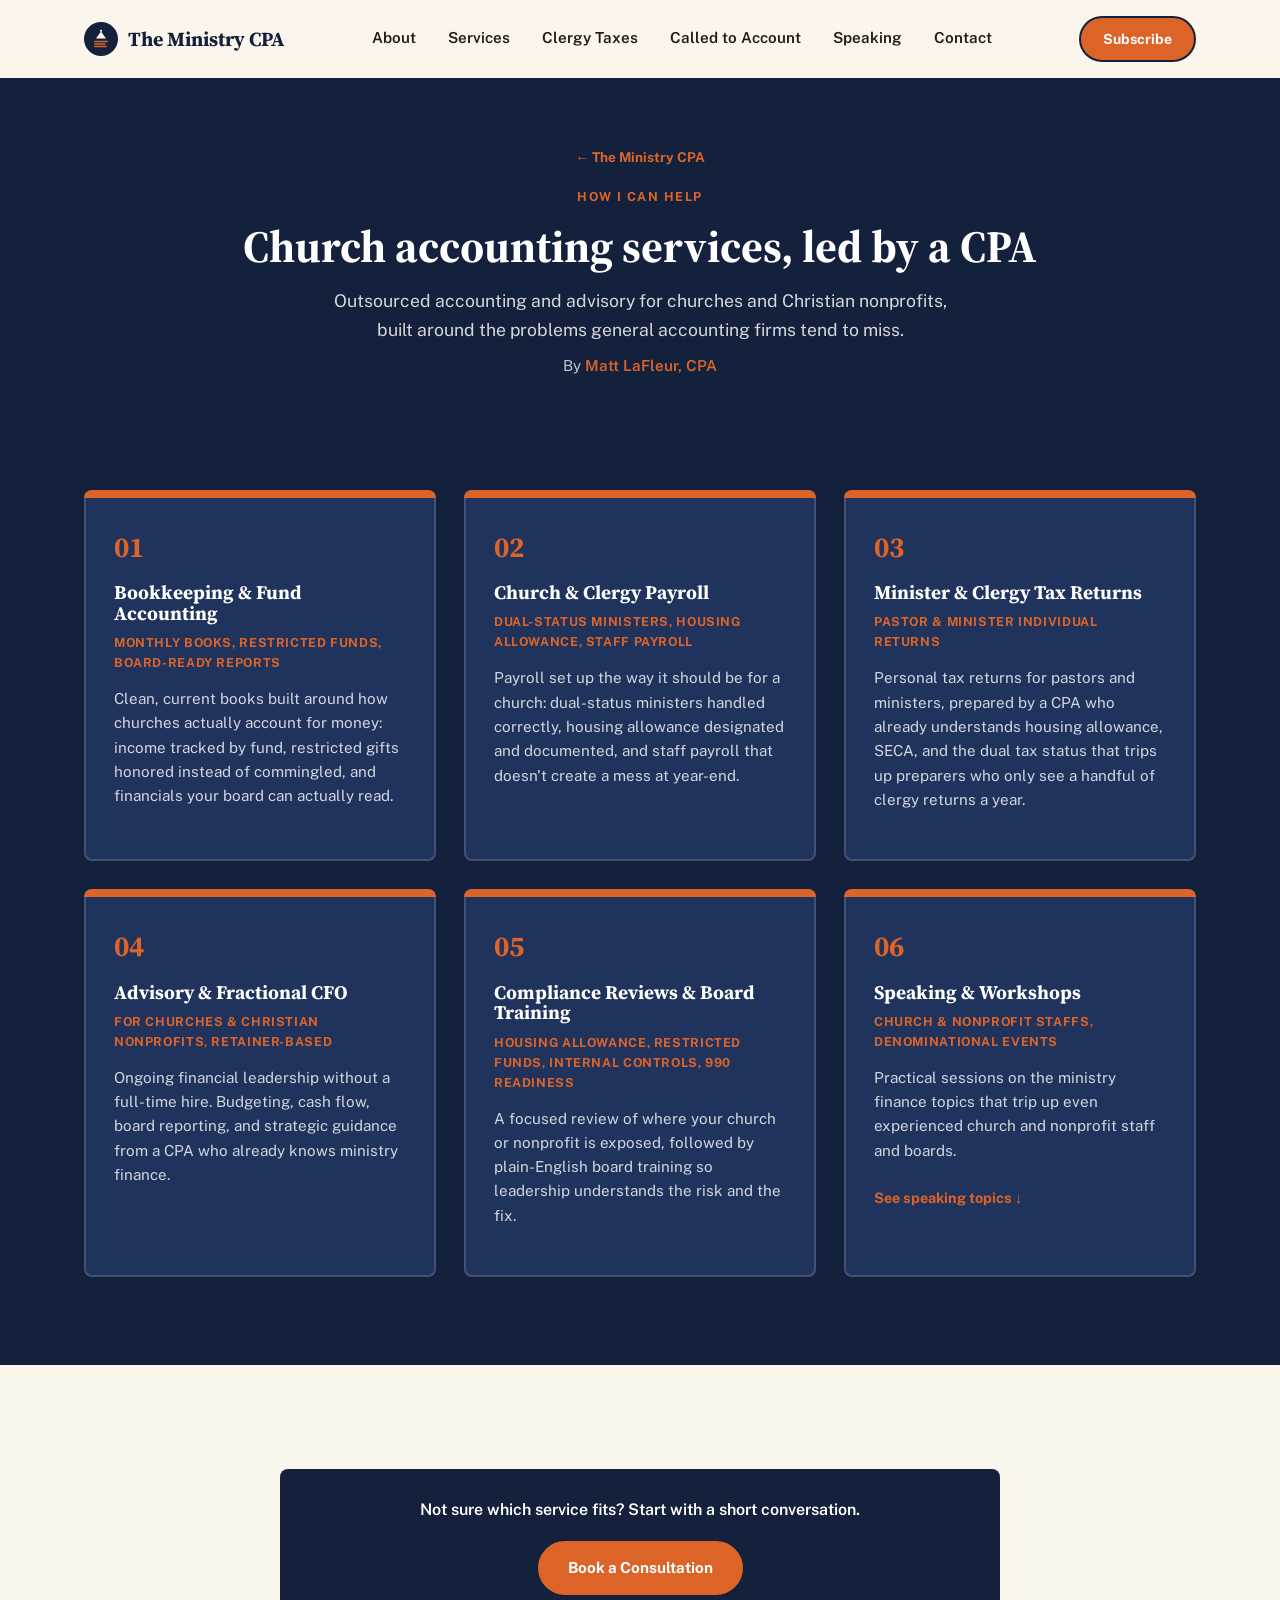
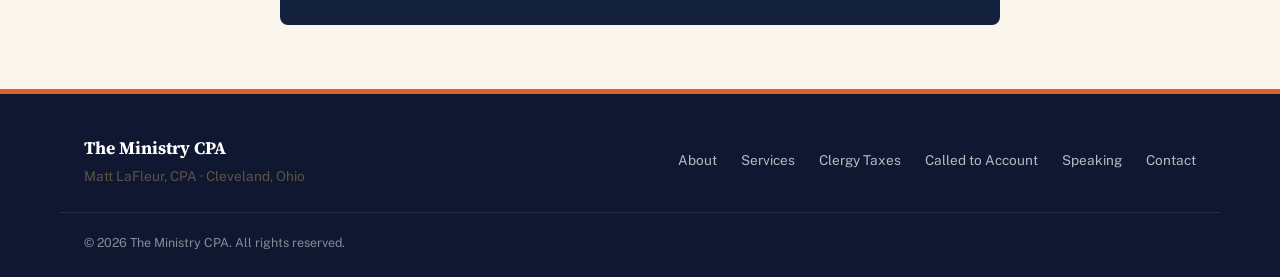
<file: church-accounting-services/index.html>
<!DOCTYPE html>
<html lang="en">
<head>
  <meta charset="UTF-8" />
  <meta name="viewport" content="width=device-width, initial-scale=1.0" />
  <title>Church Accounting Services, CPA-Led | The Ministry CPA</title>
  <meta name="description" content="CPA-led accounting for churches and Christian ministries: bookkeeping, payroll, clergy tax returns, fractional CFO advisory, and compliance reviews and board training." />
  <link rel="canonical" href="https://theministrycpa.com/church-accounting-services/" />

  <meta property="og:type" content="website" />
  <meta property="og:site_name" content="The Ministry CPA" />
  <meta property="og:title" content="Church Accounting Services, CPA-Led" />
  <meta property="og:description" content="CPA-led accounting for churches and Christian ministries: bookkeeping, payroll, clergy tax returns, fractional CFO advisory, and compliance reviews and board training." />
  <meta property="og:url" content="https://theministrycpa.com/church-accounting-services/" />
  <meta property="og:locale" content="en_US" />
  <meta property="og:image" content="https://theministrycpa.com/assets/og-image.png" />
  <meta name="twitter:card" content="summary_large_image" />
  <meta name="twitter:title" content="Church Accounting Services, CPA-Led" />
  <meta name="twitter:description" content="CPA-led accounting for churches and Christian ministries: bookkeeping, payroll, clergy tax returns, fractional CFO advisory, and compliance reviews and board training." />
  <meta name="twitter:image" content="https://theministrycpa.com/assets/og-image.png" />

  <link rel="icon" href="data:image/svg+xml,%3Csvg xmlns='http://www.w3.org/2000/svg' viewBox='0 0 64 64'%3E%3Crect width='64' height='64' rx='10' fill='%2314213D'/%3E%3Cpath d='M32 14 L46 34 H18 Z' fill='%23FBF6EC'/%3E%3Crect x='29' y='8' width='6' height='7' rx='1' fill='%23FBF6EC'/%3E%3Cg stroke='%23DD6428' stroke-width='4' stroke-linecap='round'%3E%3Cline x1='14' y1='44' x2='50' y2='44'/%3E%3Cline x1='14' y1='51' x2='42' y2='51'/%3E%3Cline x1='14' y1='58' x2='46' y2='58'/%3E%3C/g%3E%3C/svg%3E" />

  <link rel="preconnect" href="https://fonts.googleapis.com" />
  <link rel="preconnect" href="https://fonts.gstatic.com" crossorigin />
  <link href="https://fonts.googleapis.com/css2?family=Source+Serif+4:ital,opsz,wght@0,8..60,600;0,8..60,700;0,8..60,800;1,8..60,600&family=Public+Sans:wght@400;500;600;700;800&family=Caveat:wght@600;700&display=swap" rel="stylesheet" />

  <link rel="stylesheet" href="../css/style.css?v=14" />
</head>
<body>

  <header class="site-header" id="site-header">
    <div class="container header-inner">
      <a href="/" class="logo">
        <span class="logo-mark" aria-hidden="true">
          <svg class="logo-mark-icon" viewBox="0 0 64 64" aria-hidden="true">
            <path d="M32 8 L48 30 H16 Z" fill="currentColor" />
            <rect x="29" y="2" width="6" height="7" rx="1" fill="currentColor" />
            <g class="mk-accent" fill="none" stroke-width="5" stroke-linecap="round">
              <line x1="12" y1="40" x2="52" y2="40" />
              <line x1="12" y1="48" x2="44" y2="48" />
              <line x1="12" y1="56" x2="48" y2="56" />
            </g>
          </svg>
        </span>
        The Ministry CPA
      </a>

      <nav class="main-nav" id="main-nav">
        <a href="/#about">About</a>
        <a href="/church-accounting-services/">Services</a>
        <a href="/clergy-taxes/">Clergy Taxes</a>
        <a href="/#newsletter">Called to Account</a>
        <a href="/speaking/">Speaking</a>
        <a href="/#contact">Contact</a>
      </nav>

      <div class="header-cta">
        <a href="/#newsletter" class="btn btn-primary btn-small">Subscribe</a>
      </div>

      <button class="nav-toggle" id="nav-toggle" aria-label="Toggle menu" aria-expanded="false">
        <span></span><span></span><span></span>
      </button>
    </div>
  </header>

  <main>
    <div class="page-header">
      <div class="container">
        <a href="/" class="page-crumb">&larr; The Ministry CPA</a>
        <p class="eyebrow eyebrow-center">How I Can Help</p>
        <h1>Church accounting services, led by a CPA</h1>
        <p class="page-dek">
          Outsourced accounting and advisory for churches and Christian nonprofits, built around the
          problems general accounting firms tend to miss.
        </p>
        <p class="byline center">By <a href="/#about">Matt LaFleur, CPA</a></p>
      </div>
    </div>

    <section class="services">
      <div class="container">
        <div class="services-grid">
          <div class="service-card">
            <span class="service-number">01</span>
            <h3>Bookkeeping &amp; Fund Accounting</h3>
            <p class="service-tag">Monthly Books, Restricted Funds, Board-Ready Reports</p>
            <p>Clean, current books built around how churches actually account for money: income tracked
              by fund, restricted gifts honored instead of commingled, and financials your board can
              actually read.</p>
          </div>

          <div class="service-card">
            <span class="service-number">02</span>
            <h3>Church &amp; Clergy Payroll</h3>
            <p class="service-tag">Dual-Status Ministers, Housing Allowance, Staff Payroll</p>
            <p>Payroll set up the way it should be for a church: dual-status ministers handled correctly,
              housing allowance designated and documented, and staff payroll that doesn't create a mess
              at year-end.</p>
          </div>

          <div class="service-card">
            <span class="service-number">03</span>
            <h3>Minister &amp; Clergy Tax Returns</h3>
            <p class="service-tag">Pastor &amp; Minister Individual Returns</p>
            <p>Personal tax returns for pastors and ministers, prepared by a CPA who already understands
              housing allowance, SECA, and the dual tax status that trips up preparers who only see a
              handful of clergy returns a year.</p>
          </div>

          <div class="service-card">
            <span class="service-number">04</span>
            <h3>Advisory &amp; Fractional CFO</h3>
            <p class="service-tag">For Churches &amp; Christian Nonprofits, Retainer-Based</p>
            <p>Ongoing financial leadership without a full-time hire. Budgeting, cash flow, board
              reporting, and strategic guidance from a CPA who already knows ministry finance.</p>
          </div>

          <div class="service-card">
            <span class="service-number">05</span>
            <h3>Compliance Reviews &amp; Board Training</h3>
            <p class="service-tag">Housing Allowance, Restricted Funds, Internal Controls, 990 Readiness</p>
            <p>A focused review of where your church or nonprofit is exposed, followed by plain-English
              board training so leadership understands the risk and the fix.</p>
          </div>

          <div class="service-card">
            <span class="service-number">06</span>
            <h3>Speaking &amp; Workshops</h3>
            <p class="service-tag">Church &amp; Nonprofit Staffs, Denominational Events</p>
            <p>Practical sessions on the ministry finance topics that trip up even experienced church
              and nonprofit staff and boards.</p>
            <a href="/speaking/" class="link-arrow">See speaking topics &darr;</a>
          </div>
        </div>
      </div>
    </section>

    <section class="guide">
      <div class="container">
        <div class="guide-cta">
          <p>Not sure which service fits? Start with a short conversation.</p>
          <a href="https://fantastical.app/mattlafleur/the-ministry-cpa" class="btn btn-primary" target="_blank" rel="noopener noreferrer">Book a Consultation</a>
        </div>
      </div>
    </section>
  </main>

  <footer class="site-footer">
    <div class="container footer-inner">
      <div>
        <p class="footer-logo">The Ministry CPA</p>
        <p class="footer-tag">Matt LaFleur, CPA &middot; Cleveland, Ohio</p>
      </div>
      <nav class="footer-nav">
        <a href="/#about">About</a>
        <a href="/church-accounting-services/">Services</a>
        <a href="/clergy-taxes/">Clergy Taxes</a>
        <a href="/#newsletter">Called to Account</a>
        <a href="/speaking/">Speaking</a>
        <a href="/#contact">Contact</a>
      </nav>
    </div>
    <div class="container">
      <p class="footer-copyright">&copy; 2026 The Ministry CPA. All rights reserved.</p>
    </div>
  </footer>

  <script src="../js/main.js?v=11"></script>
</body>
</html>
</file>
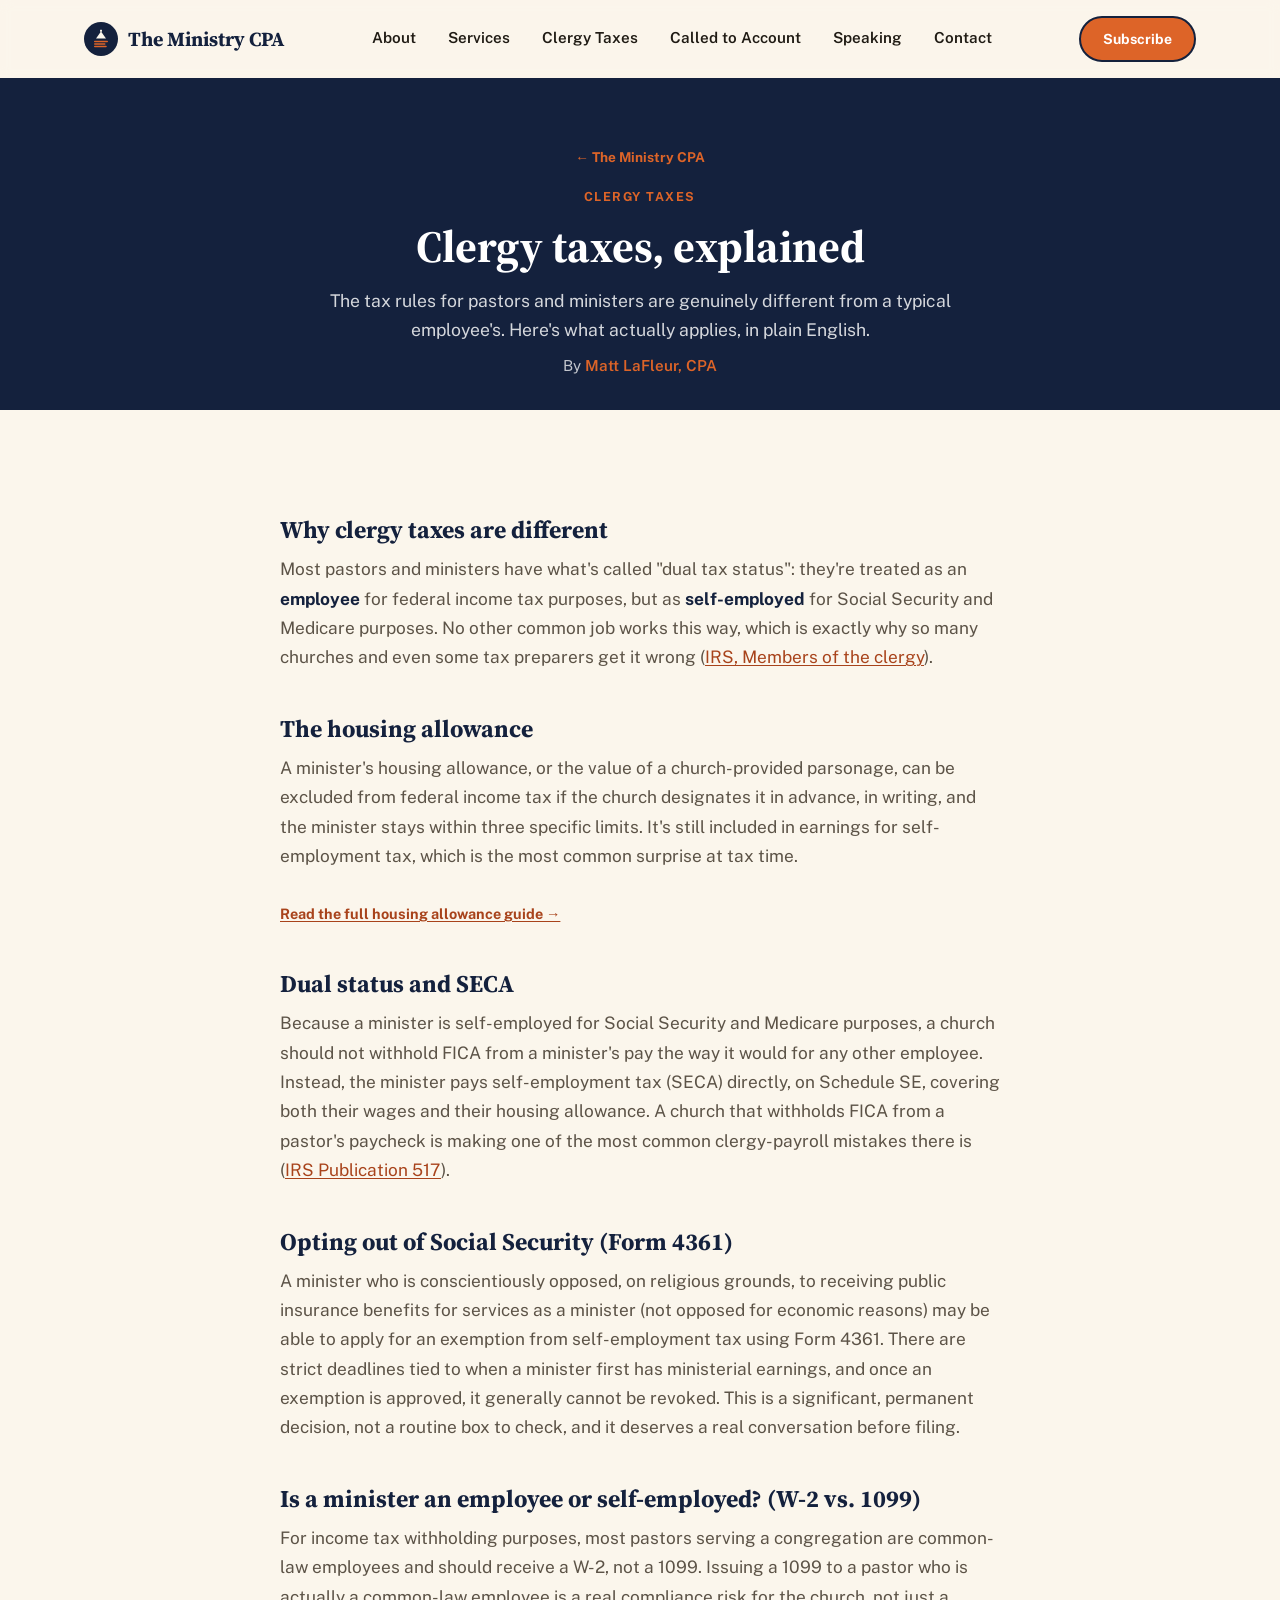
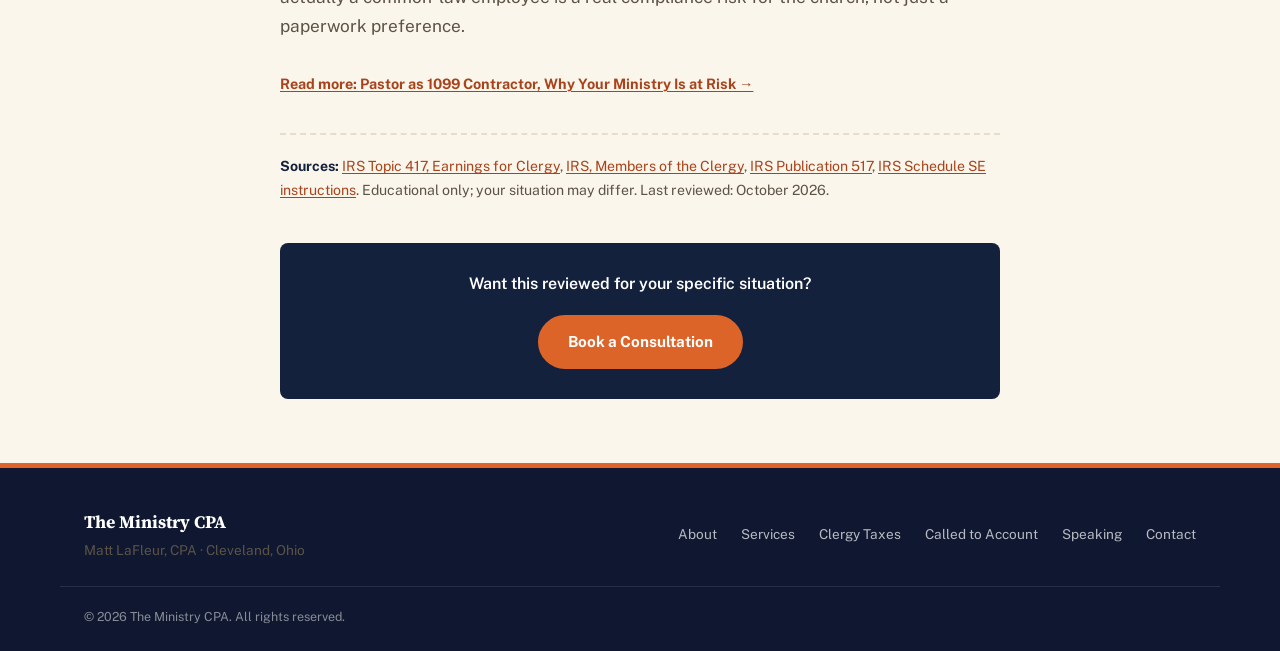
<file: clergy-taxes/index.html>
<!DOCTYPE html>
<html lang="en">
<head>
  <meta charset="UTF-8" />
  <meta name="viewport" content="width=device-width, initial-scale=1.0" />
  <title>Clergy Taxes Explained: A CPA's Guide for Pastors | The Ministry CPA</title>
  <meta name="description" content="Dual tax status, housing allowance, SECA and Form 4361 for ministers, explained plainly with IRS sources, by a CPA who works with churches every day." />
  <link rel="canonical" href="https://theministrycpa.com/clergy-taxes/" />

  <meta property="og:type" content="website" />
  <meta property="og:site_name" content="The Ministry CPA" />
  <meta property="og:title" content="Clergy Taxes Explained: A CPA's Guide for Pastors" />
  <meta property="og:description" content="Dual tax status, housing allowance, SECA and Form 4361 for ministers, explained plainly with IRS sources, by a CPA who works with churches every day." />
  <meta property="og:url" content="https://theministrycpa.com/clergy-taxes/" />
  <meta property="og:locale" content="en_US" />
  <meta property="og:image" content="https://theministrycpa.com/assets/og-image.png" />
  <meta name="twitter:card" content="summary_large_image" />
  <meta name="twitter:title" content="Clergy Taxes Explained: A CPA's Guide for Pastors" />
  <meta name="twitter:description" content="Dual tax status, housing allowance, SECA and Form 4361 for ministers, explained plainly with IRS sources, by a CPA who works with churches every day." />
  <meta name="twitter:image" content="https://theministrycpa.com/assets/og-image.png" />

  <link rel="icon" href="data:image/svg+xml,%3Csvg xmlns='http://www.w3.org/2000/svg' viewBox='0 0 64 64'%3E%3Crect width='64' height='64' rx='10' fill='%2314213D'/%3E%3Cpath d='M32 14 L46 34 H18 Z' fill='%23FBF6EC'/%3E%3Crect x='29' y='8' width='6' height='7' rx='1' fill='%23FBF6EC'/%3E%3Cg stroke='%23DD6428' stroke-width='4' stroke-linecap='round'%3E%3Cline x1='14' y1='44' x2='50' y2='44'/%3E%3Cline x1='14' y1='51' x2='42' y2='51'/%3E%3Cline x1='14' y1='58' x2='46' y2='58'/%3E%3C/g%3E%3C/svg%3E" />

  <link rel="preconnect" href="https://fonts.googleapis.com" />
  <link rel="preconnect" href="https://fonts.gstatic.com" crossorigin />
  <link href="https://fonts.googleapis.com/css2?family=Source+Serif+4:ital,opsz,wght@0,8..60,600;0,8..60,700;0,8..60,800;1,8..60,600&family=Public+Sans:wght@400;500;600;700;800&family=Caveat:wght@600;700&display=swap" rel="stylesheet" />

  <link rel="stylesheet" href="../css/style.css?v=14" />
</head>
<body>

  <header class="site-header" id="site-header">
    <div class="container header-inner">
      <a href="/" class="logo">
        <span class="logo-mark" aria-hidden="true">
          <svg class="logo-mark-icon" viewBox="0 0 64 64" aria-hidden="true">
            <path d="M32 8 L48 30 H16 Z" fill="currentColor" />
            <rect x="29" y="2" width="6" height="7" rx="1" fill="currentColor" />
            <g class="mk-accent" fill="none" stroke-width="5" stroke-linecap="round">
              <line x1="12" y1="40" x2="52" y2="40" />
              <line x1="12" y1="48" x2="44" y2="48" />
              <line x1="12" y1="56" x2="48" y2="56" />
            </g>
          </svg>
        </span>
        The Ministry CPA
      </a>

      <nav class="main-nav" id="main-nav">
        <a href="/#about">About</a>
        <a href="/church-accounting-services/">Services</a>
        <a href="/clergy-taxes/">Clergy Taxes</a>
        <a href="/#newsletter">Called to Account</a>
        <a href="/speaking/">Speaking</a>
        <a href="/#contact">Contact</a>
      </nav>

      <div class="header-cta">
        <a href="/#newsletter" class="btn btn-primary btn-small">Subscribe</a>
      </div>

      <button class="nav-toggle" id="nav-toggle" aria-label="Toggle menu" aria-expanded="false">
        <span></span><span></span><span></span>
      </button>
    </div>
  </header>

  <main>
    <div class="page-header">
      <div class="container">
        <a href="/" class="page-crumb">&larr; The Ministry CPA</a>
        <p class="eyebrow eyebrow-center">Clergy Taxes</p>
        <h1>Clergy taxes, explained</h1>
        <p class="page-dek">
          The tax rules for pastors and ministers are genuinely different from a typical employee's.
          Here's what actually applies, in plain English.
        </p>
        <p class="byline center">By <a href="/#about">Matt LaFleur, CPA</a></p>
      </div>
    </div>

    <section class="guide">
      <div class="container">
        <div class="guide-body">

          <h2>Why clergy taxes are different</h2>
          <p>
            Most pastors and ministers have what's called "dual tax status": they're treated as an
            <strong>employee</strong> for federal income tax purposes, but as <strong>self-employed</strong>
            for Social Security and Medicare purposes. No other common job works this way, which is exactly
            why so many churches and even some tax preparers get it wrong (<a href="https://www.irs.gov/businesses/small-businesses-self-employed/members-of-the-clergy" target="_blank" rel="noopener noreferrer">IRS, Members of the clergy</a>).
          </p>

          <h2>The housing allowance</h2>
          <p>
            A minister's housing allowance, or the value of a church-provided parsonage, can be excluded
            from federal income tax if the church designates it in advance, in writing, and the minister
            stays within three specific limits. It's still included in earnings for self-employment tax,
            which is the most common surprise at tax time.
          </p>
          <p>
            <a href="/clergy-taxes/housing-allowance/" class="link-arrow">Read the full housing allowance guide &rarr;</a>
          </p>

          <h2>Dual status and SECA</h2>
          <p>
            Because a minister is self-employed for Social Security and Medicare purposes, a church should
            not withhold FICA from a minister's pay the way it would for any other employee. Instead, the
            minister pays self-employment tax (SECA) directly, on Schedule SE, covering both their wages
            and their housing allowance. A church that withholds FICA from a pastor's paycheck is making one
            of the most common clergy-payroll mistakes there is (<a href="https://www.irs.gov/forms-pubs/about-publication-517" target="_blank" rel="noopener noreferrer">IRS Publication 517</a>).
          </p>

          <h2>Opting out of Social Security (Form 4361)</h2>
          <p>
            A minister who is conscientiously opposed, on religious grounds, to receiving public insurance
            benefits for services as a minister (not opposed for economic reasons) may be able to apply for
            an exemption from self-employment tax using Form 4361. There are strict deadlines tied to when a
            minister first has ministerial earnings, and once an exemption is approved, it generally cannot
            be revoked. This is a significant, permanent decision, not a routine box to check, and it
            deserves a real conversation before filing.
          </p>

          <h2>Is a minister an employee or self-employed? (W-2 vs. 1099)</h2>
          <p>
            For income tax withholding purposes, most pastors serving a congregation are common-law
            employees and should receive a W-2, not a 1099. Issuing a 1099 to a pastor who is actually a
            common-law employee is a real compliance risk for the church, not just a paperwork
            preference.
          </p>
          <p>
            <a href="/blog/posts/pastor-1099-contractor-risk.html" class="link-arrow">Read more: Pastor as 1099 Contractor, Why Your Ministry Is at Risk &rarr;</a>
          </p>

          <div class="guide-sources">
            <strong>Sources:</strong>
            <a href="https://www.irs.gov/taxtopics/tc417" target="_blank" rel="noopener noreferrer">IRS Topic 417, Earnings for Clergy</a>,
            <a href="https://www.irs.gov/businesses/small-businesses-self-employed/members-of-the-clergy" target="_blank" rel="noopener noreferrer">IRS, Members of the Clergy</a>,
            <a href="https://www.irs.gov/forms-pubs/about-publication-517" target="_blank" rel="noopener noreferrer">IRS Publication 517</a>,
            <a href="https://www.irs.gov/forms-pubs/about-schedule-se-form-1040" target="_blank" rel="noopener noreferrer">IRS Schedule SE instructions</a>.
            Educational only; your situation may differ. Last reviewed: October 2026.
          </div>
        </div>

        <div class="guide-cta">
          <p>Want this reviewed for your specific situation?</p>
          <a href="https://fantastical.app/mattlafleur/the-ministry-cpa" class="btn btn-primary" target="_blank" rel="noopener noreferrer">Book a Consultation</a>
        </div>
      </div>
    </section>
  </main>

  <footer class="site-footer">
    <div class="container footer-inner">
      <div>
        <p class="footer-logo">The Ministry CPA</p>
        <p class="footer-tag">Matt LaFleur, CPA &middot; Cleveland, Ohio</p>
      </div>
      <nav class="footer-nav">
        <a href="/#about">About</a>
        <a href="/church-accounting-services/">Services</a>
        <a href="/clergy-taxes/">Clergy Taxes</a>
        <a href="/#newsletter">Called to Account</a>
        <a href="/speaking/">Speaking</a>
        <a href="/#contact">Contact</a>
      </nav>
    </div>
    <div class="container">
      <p class="footer-copyright">&copy; 2026 The Ministry CPA. All rights reserved.</p>
    </div>
  </footer>

  <script src="../js/main.js?v=11"></script>
</body>
</html>
</file>
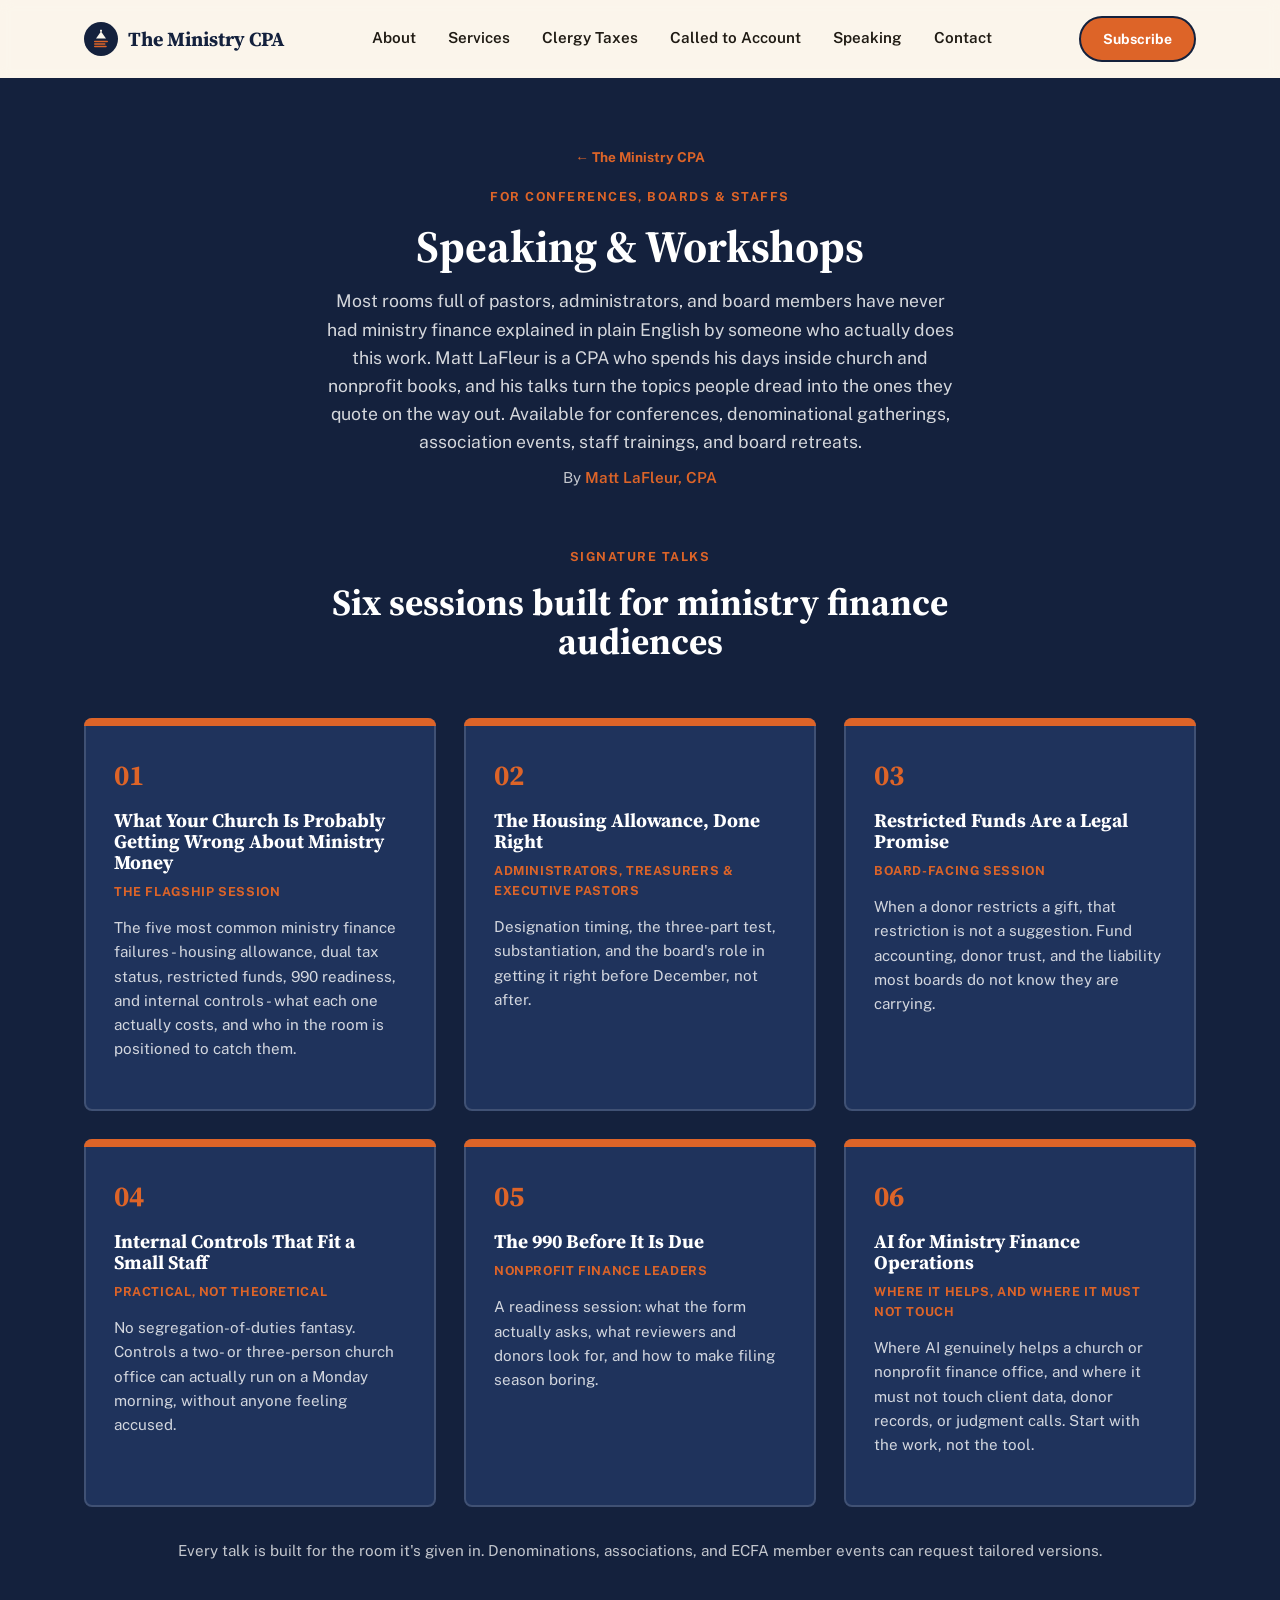
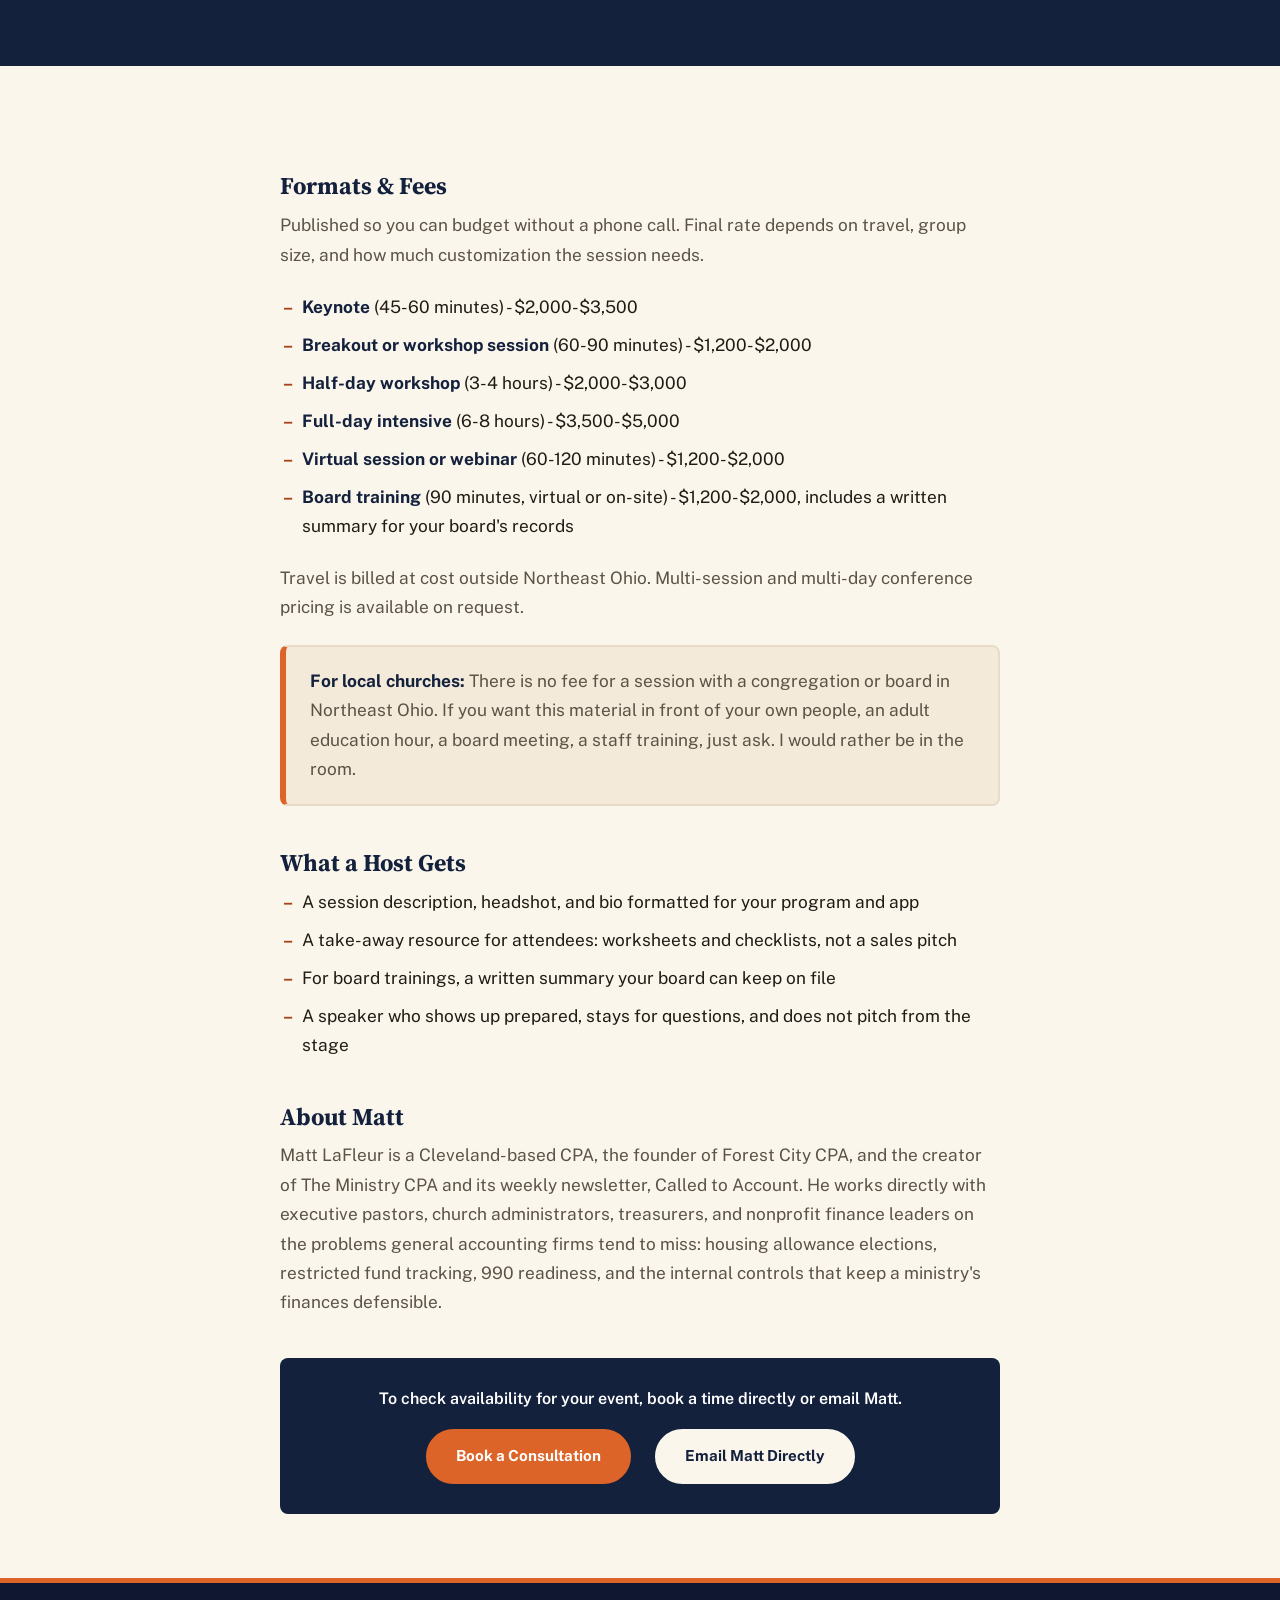
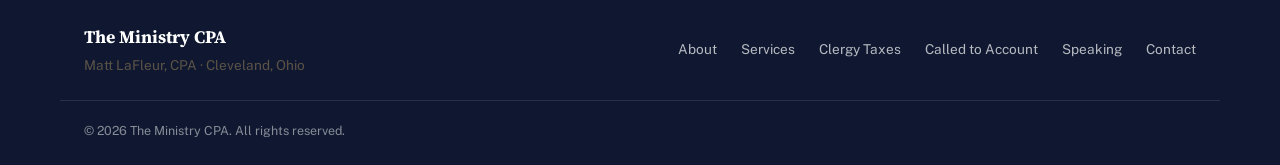
<file: speaking/index.html>
<!DOCTYPE html>
<html lang="en">
<head>
  <meta charset="UTF-8" />
  <meta name="viewport" content="width=device-width, initial-scale=1.0" />
  <title>Speaking &amp; Workshops for Ministry Finance | The Ministry CPA</title>
  <meta name="description" content="Matt LaFleur, CPA leads practical ministry finance talks and workshops for churches, nonprofits, and conferences: housing allowance, restricted funds, internal controls, 990 readiness, and more. Rates published." />
  <link rel="canonical" href="https://theministrycpa.com/speaking/" />

  <meta property="og:type" content="website" />
  <meta property="og:site_name" content="The Ministry CPA" />
  <meta property="og:title" content="Speaking &amp; Workshops for Ministry Finance" />
  <meta property="og:description" content="Matt LaFleur, CPA leads practical ministry finance talks and workshops for churches, nonprofits, and conferences: housing allowance, restricted funds, internal controls, 990 readiness, and more. Rates published." />
  <meta property="og:url" content="https://theministrycpa.com/speaking/" />
  <meta property="og:locale" content="en_US" />
  <meta property="og:image" content="https://theministrycpa.com/assets/og-image.png" />
  <meta name="twitter:card" content="summary_large_image" />
  <meta name="twitter:title" content="Speaking &amp; Workshops for Ministry Finance" />
  <meta name="twitter:description" content="Matt LaFleur, CPA leads practical ministry finance talks and workshops for churches, nonprofits, and conferences: housing allowance, restricted funds, internal controls, 990 readiness, and more. Rates published." />
  <meta name="twitter:image" content="https://theministrycpa.com/assets/og-image.png" />

  <link rel="icon" href="data:image/svg+xml,%3Csvg xmlns='http://www.w3.org/2000/svg' viewBox='0 0 64 64'%3E%3Crect width='64' height='64' rx='10' fill='%2314213D'/%3E%3Cpath d='M32 14 L46 34 H18 Z' fill='%23FBF6EC'/%3E%3Crect x='29' y='8' width='6' height='7' rx='1' fill='%23FBF6EC'/%3E%3Cg stroke='%23DD6428' stroke-width='4' stroke-linecap='round'%3E%3Cline x1='14' y1='44' x2='50' y2='44'/%3E%3Cline x1='14' y1='51' x2='42' y2='51'/%3E%3Cline x1='14' y1='58' x2='46' y2='58'/%3E%3C/g%3E%3C/svg%3E" />

  <link rel="preconnect" href="https://fonts.googleapis.com" />
  <link rel="preconnect" href="https://fonts.gstatic.com" crossorigin />
  <link href="https://fonts.googleapis.com/css2?family=Source+Serif+4:ital,opsz,wght@0,8..60,600;0,8..60,700;0,8..60,800;1,8..60,600&family=Public+Sans:wght@400;500;600;700;800&family=Caveat:wght@600;700&display=swap" rel="stylesheet" />

  <link rel="stylesheet" href="../css/style.css?v=14" />
</head>
<body>

  <header class="site-header" id="site-header">
    <div class="container header-inner">
      <a href="/" class="logo">
        <span class="logo-mark" aria-hidden="true">
          <svg class="logo-mark-icon" viewBox="0 0 64 64" aria-hidden="true">
            <path d="M32 8 L48 30 H16 Z" fill="currentColor" />
            <rect x="29" y="2" width="6" height="7" rx="1" fill="currentColor" />
            <g class="mk-accent" fill="none" stroke-width="5" stroke-linecap="round">
              <line x1="12" y1="40" x2="52" y2="40" />
              <line x1="12" y1="48" x2="44" y2="48" />
              <line x1="12" y1="56" x2="48" y2="56" />
            </g>
          </svg>
        </span>
        The Ministry CPA
      </a>

      <nav class="main-nav" id="main-nav">
        <a href="/#about">About</a>
        <a href="/church-accounting-services/">Services</a>
        <a href="/clergy-taxes/">Clergy Taxes</a>
        <a href="/#newsletter">Called to Account</a>
        <a href="/speaking/">Speaking</a>
        <a href="/#contact">Contact</a>
      </nav>

      <div class="header-cta">
        <a href="/#newsletter" class="btn btn-primary btn-small">Subscribe</a>
      </div>

      <button class="nav-toggle" id="nav-toggle" aria-label="Toggle menu" aria-expanded="false">
        <span></span><span></span><span></span>
      </button>
    </div>
  </header>

  <main>
    <div class="page-header">
      <div class="container">
        <a href="/" class="page-crumb">&larr; The Ministry CPA</a>
        <p class="eyebrow eyebrow-center">For Conferences, Boards &amp; Staffs</p>
        <h1>Speaking &amp; Workshops</h1>
        <p class="page-dek">
          Most rooms full of pastors, administrators, and board members have never had ministry finance
          explained in plain English by someone who actually does this work. Matt LaFleur is a CPA who
          spends his days inside church and nonprofit books, and his talks turn the topics people dread
          into the ones they quote on the way out. Available for conferences, denominational gatherings,
          association events, staff trainings, and board retreats.
        </p>
        <p class="byline center">By <a href="/#about">Matt LaFleur, CPA</a></p>
      </div>
    </div>

    <section class="services">
      <div class="container">
        <p class="eyebrow eyebrow-center">Signature Talks</p>
        <h2 class="section-title center">Six sessions built for ministry finance audiences</h2>

        <div class="services-grid">
          <div class="service-card">
            <span class="service-number">01</span>
            <h3>What Your Church Is Probably Getting Wrong About Ministry Money</h3>
            <p class="service-tag">The Flagship Session</p>
            <p>The five most common ministry finance failures - housing allowance, dual tax status,
              restricted funds, 990 readiness, and internal controls - what each one actually costs, and
              who in the room is positioned to catch them.</p>
          </div>

          <div class="service-card">
            <span class="service-number">02</span>
            <h3>The Housing Allowance, Done Right</h3>
            <p class="service-tag">Administrators, Treasurers &amp; Executive Pastors</p>
            <p>Designation timing, the three-part test, substantiation, and the board's role in getting
              it right before December, not after.</p>
          </div>

          <div class="service-card">
            <span class="service-number">03</span>
            <h3>Restricted Funds Are a Legal Promise</h3>
            <p class="service-tag">Board-Facing Session</p>
            <p>When a donor restricts a gift, that restriction is not a suggestion. Fund accounting,
              donor trust, and the liability most boards do not know they are carrying.</p>
          </div>

          <div class="service-card">
            <span class="service-number">04</span>
            <h3>Internal Controls That Fit a Small Staff</h3>
            <p class="service-tag">Practical, Not Theoretical</p>
            <p>No segregation-of-duties fantasy. Controls a two- or three-person church office can
              actually run on a Monday morning, without anyone feeling accused.</p>
          </div>

          <div class="service-card">
            <span class="service-number">05</span>
            <h3>The 990 Before It Is Due</h3>
            <p class="service-tag">Nonprofit Finance Leaders</p>
            <p>A readiness session: what the form actually asks, what reviewers and donors look for, and
              how to make filing season boring.</p>
          </div>

          <div class="service-card">
            <span class="service-number">06</span>
            <h3>AI for Ministry Finance Operations</h3>
            <p class="service-tag">Where It Helps, and Where It Must Not Touch</p>
            <p>Where AI genuinely helps a church or nonprofit finance office, and where it must not touch
              client data, donor records, or judgment calls. Start with the work, not the tool.</p>
          </div>
        </div>

        <p class="center services-note">
          Every talk is built for the room it's given in. Denominations, associations, and ECFA member
          events can request tailored versions.
        </p>
      </div>
    </section>

    <section class="guide">
      <div class="container">
        <div class="guide-body">
          <h2>Formats &amp; Fees</h2>
          <p>
            Published so you can budget without a phone call. Final rate depends on travel, group size,
            and how much customization the session needs.
          </p>
          <ul>
            <li><strong>Keynote</strong> (45-60 minutes) - $2,000-$3,500</li>
            <li><strong>Breakout or workshop session</strong> (60-90 minutes) - $1,200-$2,000</li>
            <li><strong>Half-day workshop</strong> (3-4 hours) - $2,000-$3,000</li>
            <li><strong>Full-day intensive</strong> (6-8 hours) - $3,500-$5,000</li>
            <li><strong>Virtual session or webinar</strong> (60-120 minutes) - $1,200-$2,000</li>
            <li><strong>Board training</strong> (90 minutes, virtual or on-site) - $1,200-$2,000, includes
              a written summary for your board's records</li>
          </ul>
          <p>
            Travel is billed at cost outside Northeast Ohio. Multi-session and multi-day conference
            pricing is available on request.
          </p>

          <div class="guide-summary">
            <p>
              <strong>For local churches:</strong> There is no fee for a session with a congregation or
              board in Northeast Ohio. If you want this material in front of your own people, an adult
              education hour, a board meeting, a staff training, just ask. I would rather be in the room.
            </p>
          </div>

          <h2>What a Host Gets</h2>
          <ul>
            <li>A session description, headshot, and bio formatted for your program and app</li>
            <li>A take-away resource for attendees: worksheets and checklists, not a sales pitch</li>
            <li>For board trainings, a written summary your board can keep on file</li>
            <li>A speaker who shows up prepared, stays for questions, and does not pitch from the stage</li>
          </ul>

          <h2>About Matt</h2>
          <p>
            Matt LaFleur is a Cleveland-based CPA, the founder of Forest City CPA, and the creator of The
            Ministry CPA and its weekly newsletter, Called to Account. He works directly with executive
            pastors, church administrators, treasurers, and nonprofit finance leaders on the problems
            general accounting firms tend to miss: housing allowance elections, restricted fund tracking,
            990 readiness, and the internal controls that keep a ministry's finances defensible.
          </p>
        </div>

        <div class="guide-cta">
          <p>To check availability for your event, book a time directly or email Matt.</p>
          <div class="contact-actions">
            <a href="https://fantastical.app/mattlafleur/the-ministry-cpa" class="btn btn-primary" target="_blank" rel="noopener noreferrer">Book a Consultation</a>
            <a href="mailto:hello@theministrycpa.com" class="btn btn-secondary">Email Matt Directly</a>
          </div>
        </div>
      </div>
    </section>
  </main>

  <footer class="site-footer">
    <div class="container footer-inner">
      <div>
        <p class="footer-logo">The Ministry CPA</p>
        <p class="footer-tag">Matt LaFleur, CPA &middot; Cleveland, Ohio</p>
      </div>
      <nav class="footer-nav">
        <a href="/#about">About</a>
        <a href="/church-accounting-services/">Services</a>
        <a href="/clergy-taxes/">Clergy Taxes</a>
        <a href="/#newsletter">Called to Account</a>
        <a href="/speaking/">Speaking</a>
        <a href="/#contact">Contact</a>
      </nav>
    </div>
    <div class="container">
      <p class="footer-copyright">&copy; 2026 The Ministry CPA. All rights reserved.</p>
    </div>
  </footer>

  <script src="../js/main.js?v=12"></script>
</body>
</html>
</file>
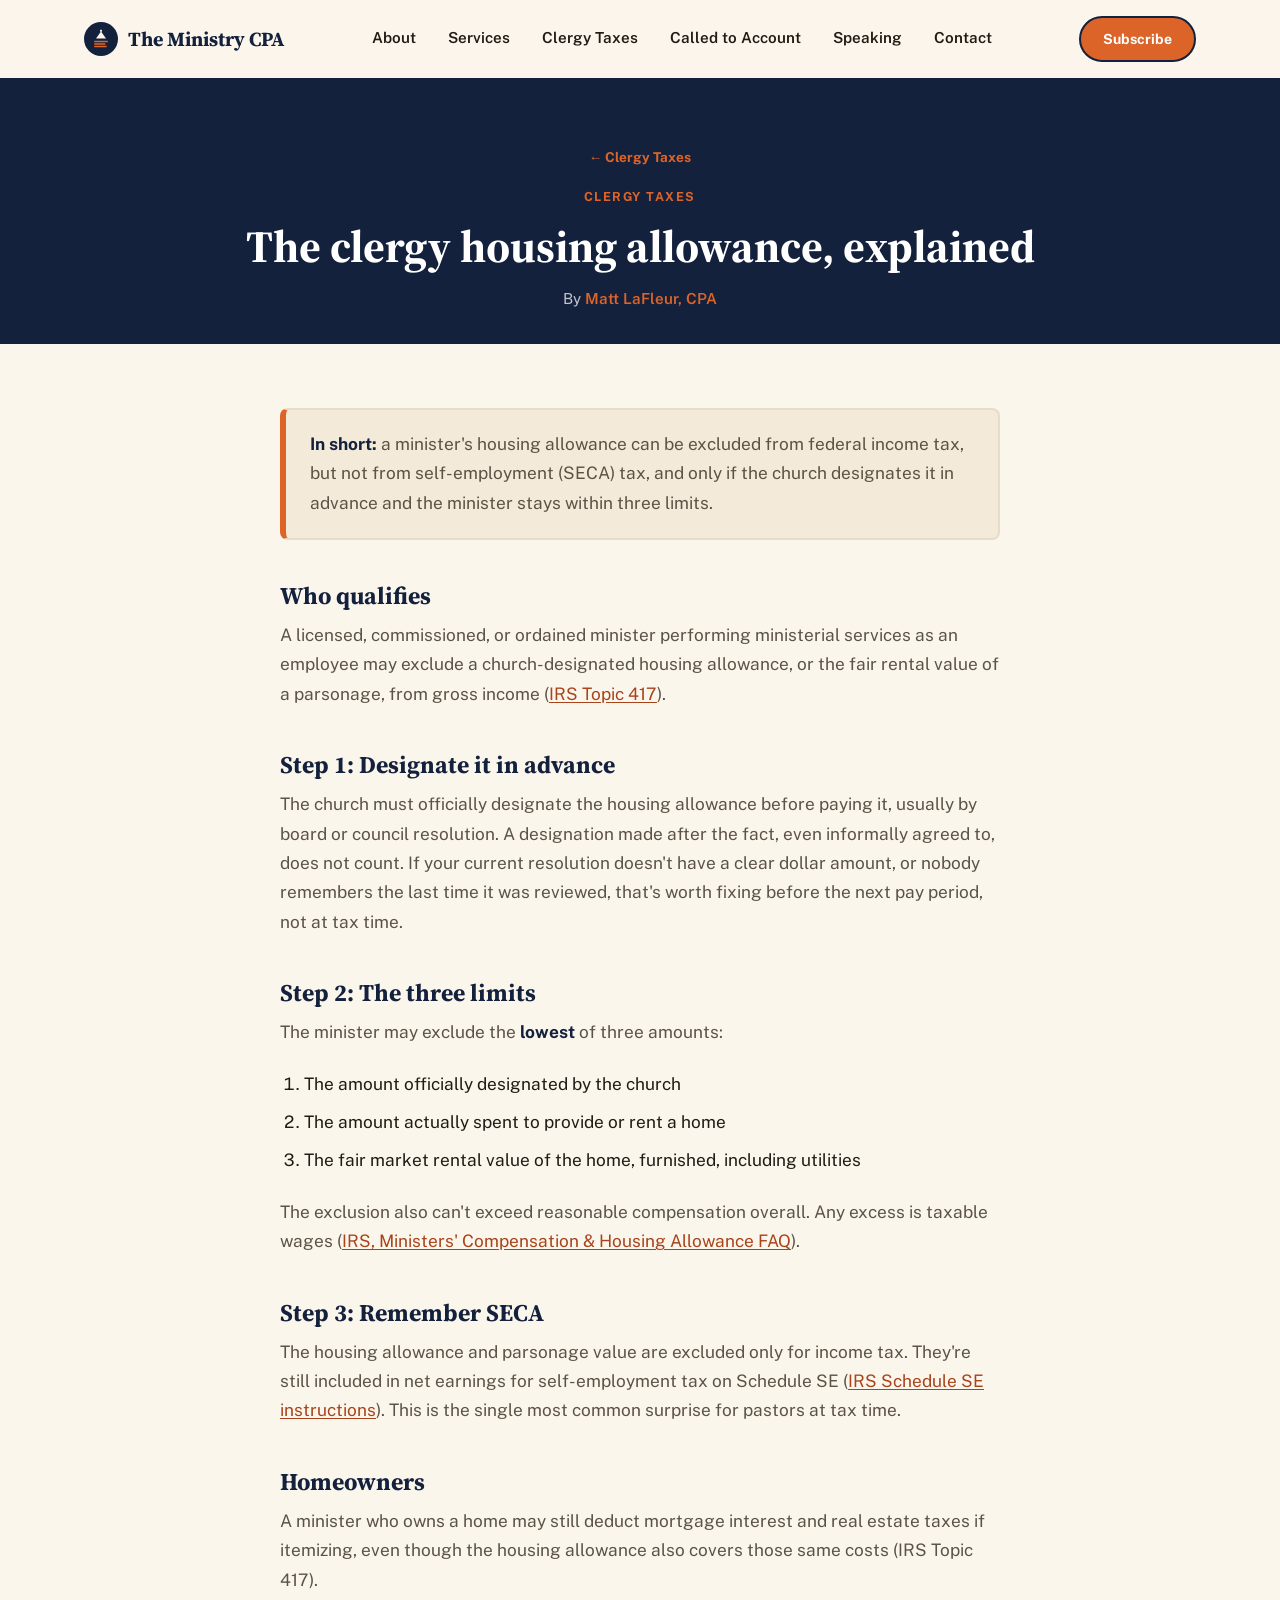
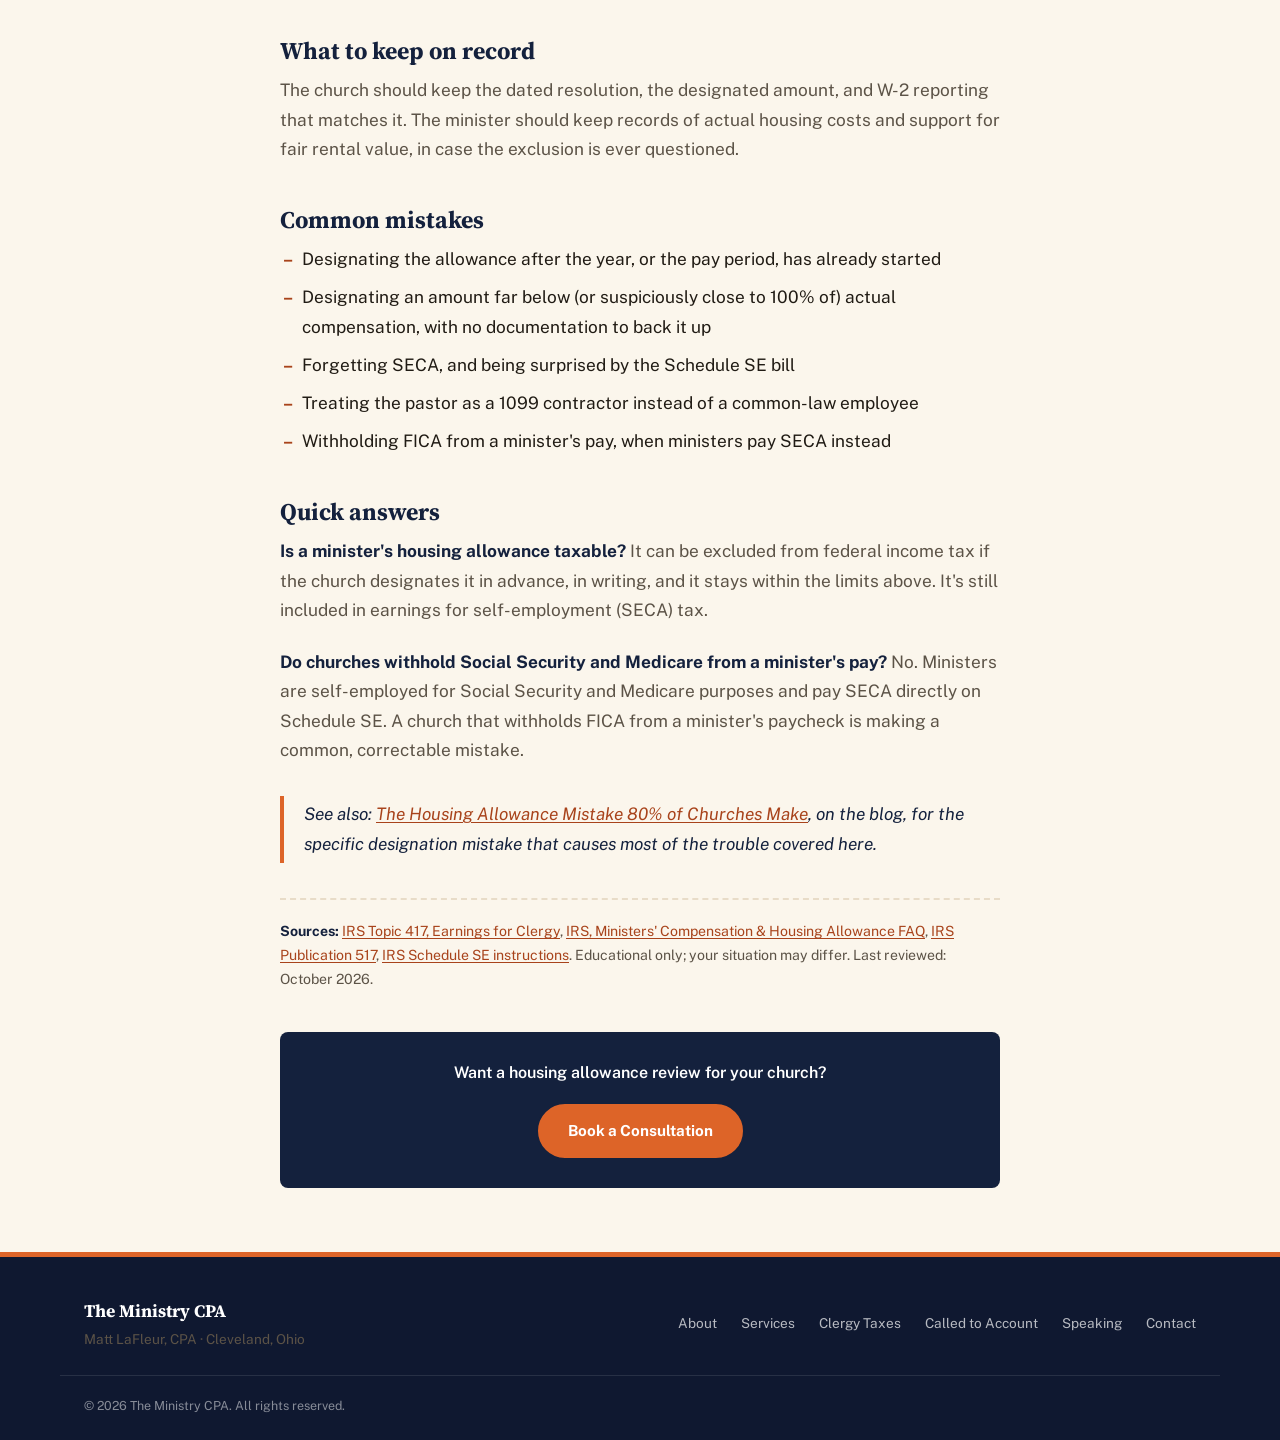
<file: clergy-taxes/housing-allowance/index.html>
<!DOCTYPE html>
<html lang="en">
<head>
  <meta charset="UTF-8" />
  <meta name="viewport" content="width=device-width, initial-scale=1.0" />
  <title>Clergy Housing Allowance: Rules, Limits & Mistakes | The Ministry CPA</title>
  <meta name="description" content="How the minister housing allowance works: advance designation, the three-part limit, SECA, parsonages, and what churches and pastors need to document." />
  <link rel="canonical" href="https://theministrycpa.com/clergy-taxes/housing-allowance/" />

  <meta property="og:type" content="article" />
  <meta property="og:site_name" content="The Ministry CPA" />
  <meta property="og:title" content="Clergy Housing Allowance: Rules, Limits & Mistakes" />
  <meta property="og:description" content="How the minister housing allowance works: advance designation, the three-part limit, SECA, parsonages, and what churches and pastors need to document." />
  <meta property="og:url" content="https://theministrycpa.com/clergy-taxes/housing-allowance/" />
  <meta property="og:locale" content="en_US" />
  <meta property="og:image" content="https://theministrycpa.com/assets/og-image.png" />
  <meta name="twitter:card" content="summary_large_image" />
  <meta name="twitter:title" content="Clergy Housing Allowance: Rules, Limits & Mistakes" />
  <meta name="twitter:description" content="How the minister housing allowance works: advance designation, the three-part limit, SECA, parsonages, and what churches and pastors need to document." />
  <meta name="twitter:image" content="https://theministrycpa.com/assets/og-image.png" />

  <link rel="icon" href="data:image/svg+xml,%3Csvg xmlns='http://www.w3.org/2000/svg' viewBox='0 0 64 64'%3E%3Crect width='64' height='64' rx='10' fill='%2314213D'/%3E%3Cpath d='M32 14 L46 34 H18 Z' fill='%23FBF6EC'/%3E%3Crect x='29' y='8' width='6' height='7' rx='1' fill='%23FBF6EC'/%3E%3Cg stroke='%23DD6428' stroke-width='4' stroke-linecap='round'%3E%3Cline x1='14' y1='44' x2='50' y2='44'/%3E%3Cline x1='14' y1='51' x2='42' y2='51'/%3E%3Cline x1='14' y1='58' x2='46' y2='58'/%3E%3C/g%3E%3C/svg%3E" />

  <link rel="preconnect" href="https://fonts.googleapis.com" />
  <link rel="preconnect" href="https://fonts.gstatic.com" crossorigin />
  <link href="https://fonts.googleapis.com/css2?family=Source+Serif+4:ital,opsz,wght@0,8..60,600;0,8..60,700;0,8..60,800;1,8..60,600&family=Public+Sans:wght@400;500;600;700;800&family=Caveat:wght@600;700&display=swap" rel="stylesheet" />

  <link rel="stylesheet" href="../../css/style.css?v=14" />

  <script type="application/ld+json">
  {
    "@context": "https://schema.org",
    "@type": "FAQPage",
    "mainEntity": [
      {
        "@type": "Question",
        "name": "Is a minister's housing allowance taxable?",
        "acceptedAnswer": {
          "@type": "Answer",
          "text": "It can be excluded from federal income tax if the church designates it in advance, in writing, and it stays within the IRS limits. It is still included in earnings for self-employment (SECA) tax."
        }
      },
      {
        "@type": "Question",
        "name": "Do churches withhold Social Security and Medicare from a minister's pay?",
        "acceptedAnswer": {
          "@type": "Answer",
          "text": "No. Ministers are self-employed for Social Security and Medicare purposes and pay SECA directly on Schedule SE. A church that withholds FICA from a minister's paycheck is making a common, correctable mistake."
        }
      }
    ]
  }
  </script>
</head>
<body>

  <header class="site-header" id="site-header">
    <div class="container header-inner">
      <a href="/" class="logo">
        <span class="logo-mark" aria-hidden="true">
          <svg class="logo-mark-icon" viewBox="0 0 64 64" aria-hidden="true">
            <path d="M32 8 L48 30 H16 Z" fill="currentColor" />
            <rect x="29" y="2" width="6" height="7" rx="1" fill="currentColor" />
            <g class="mk-accent" fill="none" stroke-width="5" stroke-linecap="round">
              <line x1="12" y1="40" x2="52" y2="40" />
              <line x1="12" y1="48" x2="44" y2="48" />
              <line x1="12" y1="56" x2="48" y2="56" />
            </g>
          </svg>
        </span>
        The Ministry CPA
      </a>

      <nav class="main-nav" id="main-nav">
        <a href="/#about">About</a>
        <a href="/church-accounting-services/">Services</a>
        <a href="/clergy-taxes/">Clergy Taxes</a>
        <a href="/#newsletter">Called to Account</a>
        <a href="/speaking/">Speaking</a>
        <a href="/#contact">Contact</a>
      </nav>

      <div class="header-cta">
        <a href="/#newsletter" class="btn btn-primary btn-small">Subscribe</a>
      </div>

      <button class="nav-toggle" id="nav-toggle" aria-label="Toggle menu" aria-expanded="false">
        <span></span><span></span><span></span>
      </button>
    </div>
  </header>

  <main>
    <div class="page-header">
      <div class="container">
        <a href="/clergy-taxes/" class="page-crumb">&larr; Clergy Taxes</a>
        <p class="eyebrow eyebrow-center">Clergy Taxes</p>
        <h1>The clergy housing allowance, explained</h1>
        <p class="byline center">By <a href="/#about">Matt LaFleur, CPA</a></p>
      </div>
    </div>

    <section class="guide">
      <div class="container">
        <div class="guide-body">

          <div class="guide-summary">
            <p>
              <strong>In short:</strong> a minister's housing allowance can be excluded from federal income
              tax, but not from self-employment (SECA) tax, and only if the church designates it in advance
              and the minister stays within three limits.
            </p>
          </div>

          <h2>Who qualifies</h2>
          <p>
            A licensed, commissioned, or ordained minister performing ministerial services as an employee
            may exclude a church-designated housing allowance, or the fair rental value of a parsonage,
            from gross income (<a href="https://www.irs.gov/taxtopics/tc417" target="_blank" rel="noopener noreferrer">IRS Topic 417</a>).
          </p>

          <h2>Step 1: Designate it in advance</h2>
          <p>
            The church must officially designate the housing allowance before paying it, usually by board
            or council resolution. A designation made after the fact, even informally agreed to, does not
            count. If your current resolution doesn't have a clear dollar amount, or nobody remembers the
            last time it was reviewed, that's worth fixing before the next pay period, not at tax time.
          </p>

          <h2>Step 2: The three limits</h2>
          <p>
            The minister may exclude the <strong>lowest</strong> of three amounts:
          </p>
          <ol>
            <li>The amount officially designated by the church</li>
            <li>The amount actually spent to provide or rent a home</li>
            <li>The fair market rental value of the home, furnished, including utilities</li>
          </ol>
          <p>
            The exclusion also can't exceed reasonable compensation overall. Any excess is taxable wages
            (<a href="https://www.irs.gov/faqs/interest-dividends-other-types-of-income/ministers-compensation-housing-allowance/ministers-compensation-housing-allowance" target="_blank" rel="noopener noreferrer">IRS, Ministers' Compensation &amp; Housing Allowance FAQ</a>).
          </p>

          <h2>Step 3: Remember SECA</h2>
          <p>
            The housing allowance and parsonage value are excluded only for income tax. They're still
            included in net earnings for self-employment tax on Schedule SE (<a href="https://www.irs.gov/forms-pubs/about-schedule-se-form-1040" target="_blank" rel="noopener noreferrer">IRS Schedule SE instructions</a>).
            This is the single most common surprise for pastors at tax time.
          </p>

          <h2>Homeowners</h2>
          <p>
            A minister who owns a home may still deduct mortgage interest and real estate taxes if
            itemizing, even though the housing allowance also covers those same costs (IRS Topic 417).
          </p>

          <h2>What to keep on record</h2>
          <p>
            The church should keep the dated resolution, the designated amount, and W-2 reporting that
            matches it. The minister should keep records of actual housing costs and support for fair
            rental value, in case the exclusion is ever questioned.
          </p>

          <h2>Common mistakes</h2>
          <ul>
            <li>Designating the allowance after the year, or the pay period, has already started</li>
            <li>Designating an amount far below (or suspiciously close to 100% of) actual compensation, with no documentation to back it up</li>
            <li>Forgetting SECA, and being surprised by the Schedule SE bill</li>
            <li>Treating the pastor as a 1099 contractor instead of a common-law employee</li>
            <li>Withholding FICA from a minister's pay, when ministers pay SECA instead</li>
          </ul>

          <h2>Quick answers</h2>
          <p><strong>Is a minister's housing allowance taxable?</strong> It can be excluded from federal
            income tax if the church designates it in advance, in writing, and it stays within the limits
            above. It's still included in earnings for self-employment (SECA) tax.</p>
          <p><strong>Do churches withhold Social Security and Medicare from a minister's pay?</strong> No.
            Ministers are self-employed for Social Security and Medicare purposes and pay SECA directly on
            Schedule SE. A church that withholds FICA from a minister's paycheck is making a common,
            correctable mistake.</p>

          <blockquote>
            See also: <a href="/blog/posts/housing-allowance-mistake.html">The Housing Allowance Mistake 80% of Churches Make</a>,
            on the blog, for the specific designation mistake that causes most of the trouble covered here.
          </blockquote>

          <div class="guide-sources">
            <strong>Sources:</strong>
            <a href="https://www.irs.gov/taxtopics/tc417" target="_blank" rel="noopener noreferrer">IRS Topic 417, Earnings for Clergy</a>,
            <a href="https://www.irs.gov/faqs/interest-dividends-other-types-of-income/ministers-compensation-housing-allowance/ministers-compensation-housing-allowance" target="_blank" rel="noopener noreferrer">IRS, Ministers' Compensation &amp; Housing Allowance FAQ</a>,
            <a href="https://www.irs.gov/forms-pubs/about-publication-517" target="_blank" rel="noopener noreferrer">IRS Publication 517</a>,
            <a href="https://www.irs.gov/forms-pubs/about-schedule-se-form-1040" target="_blank" rel="noopener noreferrer">IRS Schedule SE instructions</a>.
            Educational only; your situation may differ. Last reviewed: October 2026.
          </div>
        </div>

        <div class="guide-cta">
          <p>Want a housing allowance review for your church?</p>
          <a href="https://fantastical.app/mattlafleur/the-ministry-cpa" class="btn btn-primary" target="_blank" rel="noopener noreferrer">Book a Consultation</a>
        </div>
      </div>
    </section>
  </main>

  <footer class="site-footer">
    <div class="container footer-inner">
      <div>
        <p class="footer-logo">The Ministry CPA</p>
        <p class="footer-tag">Matt LaFleur, CPA &middot; Cleveland, Ohio</p>
      </div>
      <nav class="footer-nav">
        <a href="/#about">About</a>
        <a href="/church-accounting-services/">Services</a>
        <a href="/clergy-taxes/">Clergy Taxes</a>
        <a href="/#newsletter">Called to Account</a>
        <a href="/speaking/">Speaking</a>
        <a href="/#contact">Contact</a>
      </nav>
    </div>
    <div class="container">
      <p class="footer-copyright">&copy; 2026 The Ministry CPA. All rights reserved.</p>
    </div>
  </footer>

  <script src="../../js/main.js?v=11"></script>
</body>
</html>
</file>
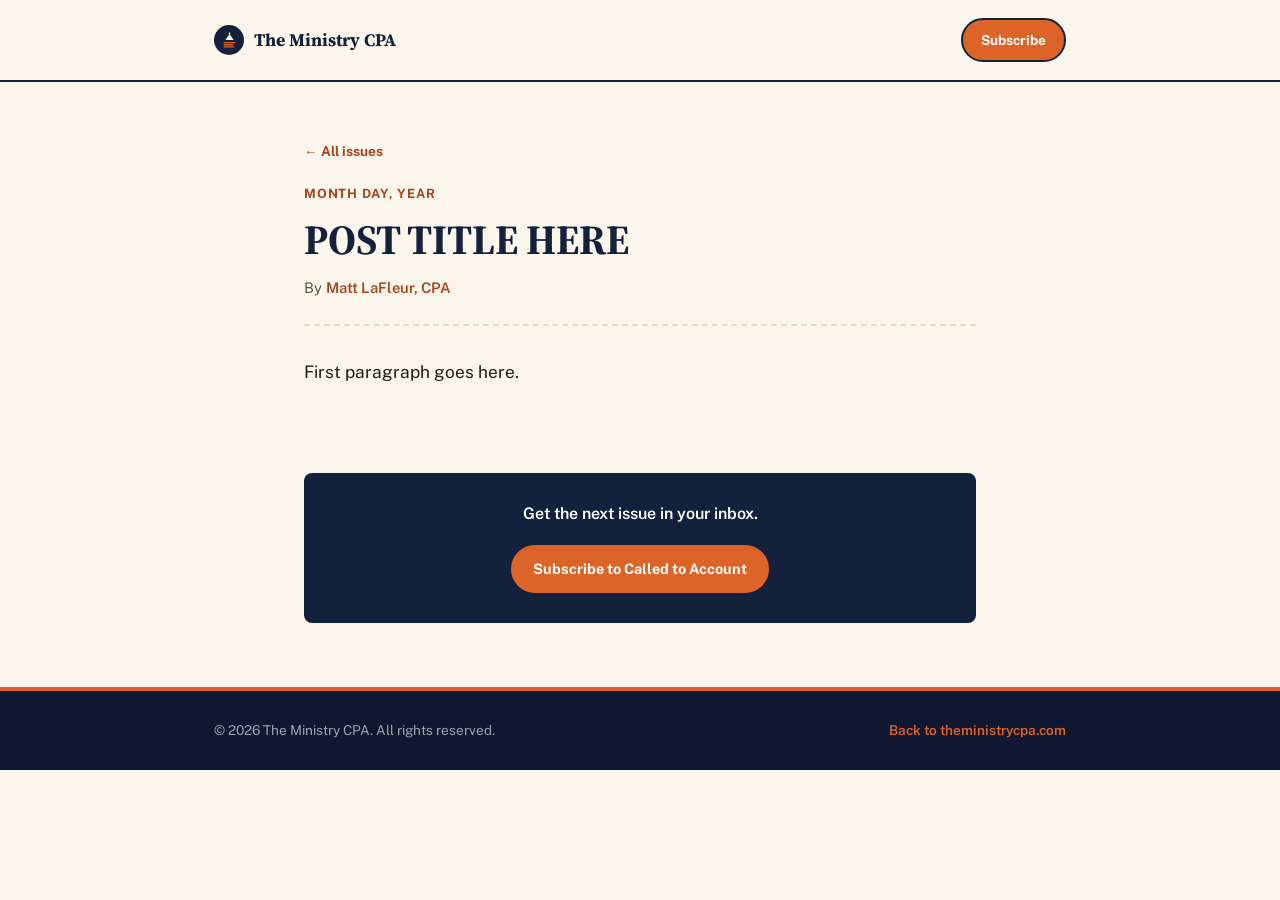
<file: blog/posts/_template.html>
<!DOCTYPE html>
<html lang="en">
<head>
  <meta charset="UTF-8" />
  <meta name="viewport" content="width=device-width, initial-scale=1.0" />
  <title>POST TITLE HERE | The Ministry CPA</title>
  <meta name="description" content="ONE-SENTENCE EXCERPT HERE" />

  <!-- This is the template file itself, not a real post -- keep noindex
       here even after a post built from it goes public, so this stub
       (with its placeholder copy) never gets indexed by mistake. -->
  <meta name="robots" content="noindex, follow" />

  <!-- Once you copy this file for a real post, replace SLUG-HERE below
       with the post's actual filename (no .html) in both the canonical
       link and the JSON-LD mainEntityOfPage @id. -->
  <link rel="canonical" href="https://theministrycpa.com/blog/posts/SLUG-HERE.html" />

  <!-- Open Graph / Twitter — same pattern as the homepage -->
  <meta property="og:type" content="article" />
  <meta property="og:title" content="POST TITLE HERE" />
  <meta property="og:description" content="ONE-SENTENCE EXCERPT HERE" />
  <meta property="og:url" content="https://theministrycpa.com/blog/posts/SLUG-HERE.html" />
  <meta property="og:image" content="https://theministrycpa.com/assets/og-image.png" />
  <meta name="twitter:card" content="summary_large_image" />
  <meta name="twitter:title" content="POST TITLE HERE" />
  <meta name="twitter:description" content="ONE-SENTENCE EXCERPT HERE" />
  <meta name="twitter:image" content="https://theministrycpa.com/assets/og-image.png" />

  <link rel="icon" href="data:image/svg+xml,%3Csvg xmlns='http://www.w3.org/2000/svg' viewBox='0 0 64 64'%3E%3Crect width='64' height='64' rx='10' fill='%2314213D'/%3E%3Cpath d='M32 14 L46 34 H18 Z' fill='%23FBF6EC'/%3E%3Crect x='29' y='8' width='6' height='7' rx='1' fill='%23FBF6EC'/%3E%3Cg stroke='%23DD6428' stroke-width='4' stroke-linecap='round'%3E%3Cline x1='14' y1='44' x2='50' y2='44'/%3E%3Cline x1='14' y1='51' x2='42' y2='51'/%3E%3Cline x1='14' y1='58' x2='46' y2='58'/%3E%3C/g%3E%3C/svg%3E" />

  <link rel="preconnect" href="https://fonts.googleapis.com" />
  <link rel="preconnect" href="https://fonts.gstatic.com" crossorigin />
  <link href="https://fonts.googleapis.com/css2?family=Source+Serif+4:ital,opsz,wght@0,8..60,600;0,8..60,700;1,8..60,600&family=Public+Sans:wght@400;500;600;700&display=swap" rel="stylesheet" />

  <link rel="stylesheet" href="../css/blog.css?v=3" />

  <!-- BlogPosting schema: tells Google (and AI answer engines) who wrote
       this and when, which matters a lot for financial-topic credibility.
       Fill in headline/description/dates/mainEntityOfPage.@id to match
       the meta tags above once this is a real post. -->
  <script type="application/ld+json">
  {
    "@context": "https://schema.org",
    "@type": "BlogPosting",
    "headline": "POST TITLE HERE",
    "description": "ONE-SENTENCE EXCERPT HERE",
    "datePublished": "YYYY-MM-DD",
    "dateModified": "YYYY-MM-DD",
    "inLanguage": "en-US",
    "author": {
      "@type": "Person",
      "name": "Matt LaFleur",
      "jobTitle": "CPA",
      "url": "https://theministrycpa.com/#about"
    },
    "publisher": {
      "@type": "Organization",
      "name": "The Ministry CPA",
      "url": "https://theministrycpa.com/",
      "logo": {
        "@type": "ImageObject",
        "url": "https://theministrycpa.com/assets/og-image.png"
      }
    },
    "image": "https://theministrycpa.com/assets/og-image.png",
    "mainEntityOfPage": {
      "@type": "WebPage",
      "@id": "https://theministrycpa.com/blog/posts/SLUG-HERE.html"
    }
  }
  </script>
</head>
<body>

  <header class="blog-header">
    <div class="container blog-header-inner">
      <a href="/" class="blog-logo">
        <span class="blog-logo-mark" aria-hidden="true">
        <svg class="blog-logo-mark-icon" viewBox="0 0 64 64" aria-hidden="true">
          <path d="M32 8 L48 30 H16 Z" fill="currentColor" />
          <rect x="29" y="2" width="6" height="7" rx="1" fill="currentColor" />
          <g class="mk-accent" fill="none" stroke-width="5" stroke-linecap="round">
            <line x1="12" y1="40" x2="52" y2="40" />
            <line x1="12" y1="48" x2="44" y2="48" />
            <line x1="12" y1="56" x2="48" y2="56" />
          </g>
        </svg>
      </span>
        The Ministry CPA
      </a>
      <a href="/#newsletter" class="btn btn-primary btn-small">Subscribe</a>
    </div>
  </header>

  <main>
    <div class="container">
      <div class="post-header">
        <a href="../index.html" class="post-back">&larr; All issues</a>
        <span class="post-date">MONTH DAY, YEAR</span>
        <h1>POST TITLE HERE</h1>
        <p class="post-byline">By <a href="/#about">Matt LaFleur, CPA</a></p>
      </div>

      <article class="post-body">
        <p>
          First paragraph goes here.
        </p>

        <!-- Use <h2>, <p>, <ul>/<li>, and <blockquote> freely — they're
             all styled already. Delete this comment and everything above
             it in the article body once you start writing. -->

      </article>

      <div class="post-cta">
        <p>Get the next issue in your inbox.</p>
        <a href="/#newsletter" class="btn btn-primary">Subscribe to Called to Account</a>
      </div>
    </div>
  </main>

  <footer class="blog-footer">
    <div class="container blog-footer-inner">
      <p>&copy; 2026 The Ministry CPA. All rights reserved.</p>
      <a href="/">Back to theministrycpa.com</a>
    </div>
  </footer>

</body>
</html>
</file>
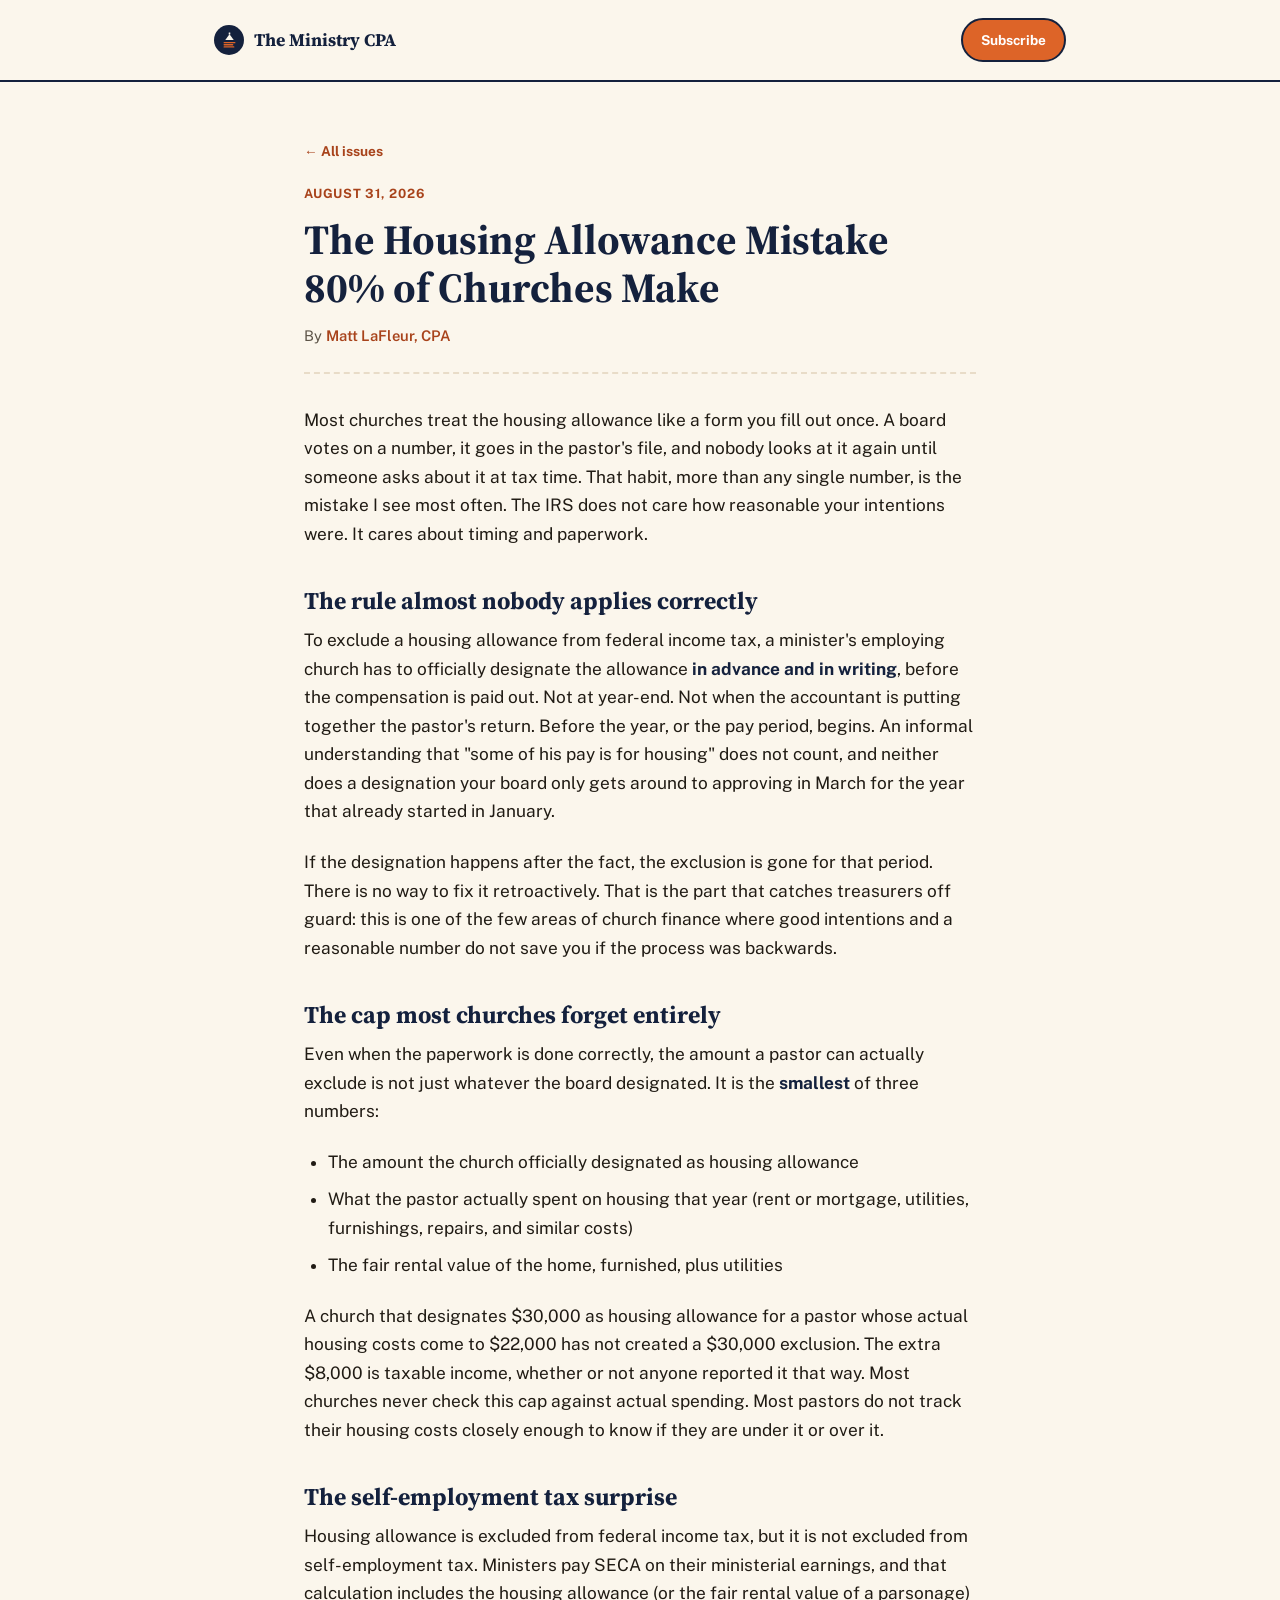
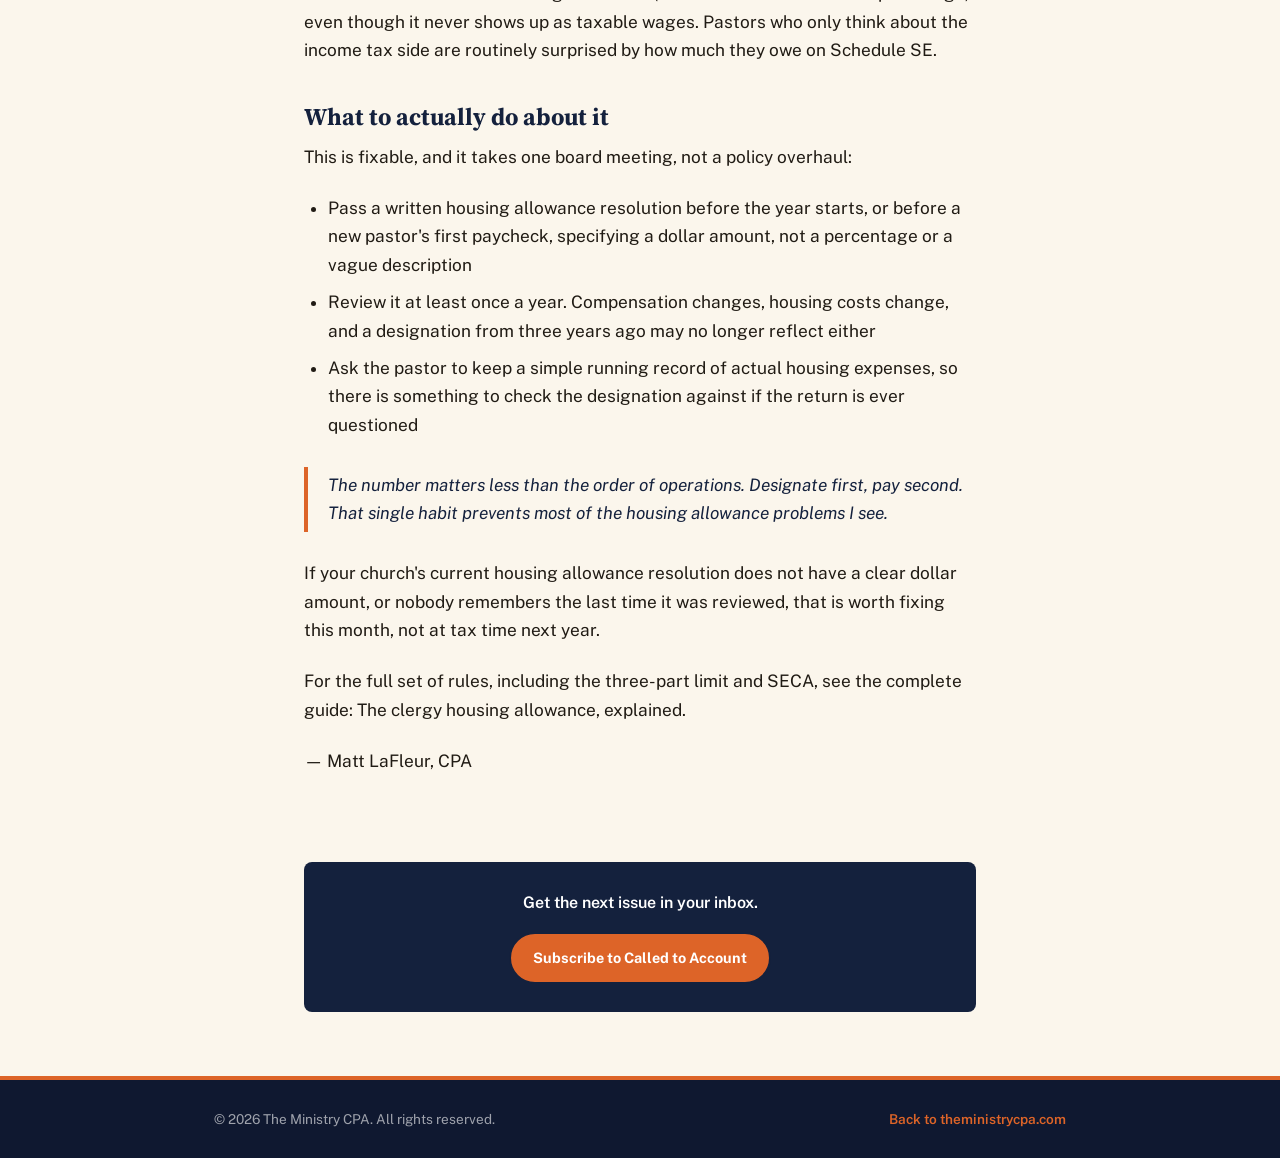
<file: blog/posts/housing-allowance-mistake.html>
<!DOCTYPE html>
<html lang="en">
<head>
  <meta charset="UTF-8" />
  <meta name="viewport" content="width=device-width, initial-scale=1.0" />
  <title>The Housing Allowance Mistake 80% of Churches Make | The Ministry CPA</title>
  <meta name="description" content="Most churches get the housing allowance election wrong in the same way: designating it after the fact instead of in advance, in writing. Here is what the rule actually requires." />

  <link rel="canonical" href="https://theministrycpa.com/blog/posts/housing-allowance-mistake.html" />

  <meta property="og:type" content="article" />
  <meta property="og:title" content="The Housing Allowance Mistake 80% of Churches Make" />
  <meta property="og:description" content="Most churches get the housing allowance election wrong in the same way: designating it after the fact instead of in advance, in writing. Here is what the rule actually requires." />
  <meta property="og:url" content="https://theministrycpa.com/blog/posts/housing-allowance-mistake.html" />
  <meta property="og:image" content="https://theministrycpa.com/assets/og-image.png" />
  <meta name="twitter:card" content="summary_large_image" />
  <meta name="twitter:title" content="The Housing Allowance Mistake 80% of Churches Make" />
  <meta name="twitter:description" content="Most churches get the housing allowance election wrong in the same way: designating it after the fact instead of in advance, in writing. Here is what the rule actually requires." />
  <meta name="twitter:image" content="https://theministrycpa.com/assets/og-image.png" />

  <link rel="icon" href="data:image/svg+xml,%3Csvg xmlns='http://www.w3.org/2000/svg' viewBox='0 0 64 64'%3E%3Crect width='64' height='64' rx='10' fill='%2314213D'/%3E%3Cpath d='M32 14 L46 34 H18 Z' fill='%23FBF6EC'/%3E%3Crect x='29' y='8' width='6' height='7' rx='1' fill='%23FBF6EC'/%3E%3Cg stroke='%23DD6428' stroke-width='4' stroke-linecap='round'%3E%3Cline x1='14' y1='44' x2='50' y2='44'/%3E%3Cline x1='14' y1='51' x2='42' y2='51'/%3E%3Cline x1='14' y1='58' x2='46' y2='58'/%3E%3C/g%3E%3C/svg%3E" />

  <link rel="preconnect" href="https://fonts.googleapis.com" />
  <link rel="preconnect" href="https://fonts.gstatic.com" crossorigin />
  <link href="https://fonts.googleapis.com/css2?family=Source+Serif+4:ital,opsz,wght@0,8..60,600;0,8..60,700;1,8..60,600&family=Public+Sans:wght@400;500;600;700&display=swap" rel="stylesheet" />

  <link rel="stylesheet" href="../css/blog.css?v=3" />

  <script type="application/ld+json">
  {
    "@context": "https://schema.org",
    "@type": "BlogPosting",
    "headline": "The Housing Allowance Mistake 80% of Churches Make",
    "description": "Most churches get the housing allowance election wrong in the same way: designating it after the fact instead of in advance, in writing. Here is what the rule actually requires.",
    "datePublished": "2026-08-31",
    "dateModified": "2026-08-31",
    "inLanguage": "en-US",
    "author": {
      "@type": "Person",
      "name": "Matt LaFleur",
      "jobTitle": "CPA",
      "url": "https://theministrycpa.com/#about"
    },
    "publisher": {
      "@type": "Organization",
      "name": "The Ministry CPA",
      "url": "https://theministrycpa.com/",
      "logo": {
        "@type": "ImageObject",
        "url": "https://theministrycpa.com/assets/og-image.png"
      }
    },
    "image": "https://theministrycpa.com/assets/og-image.png",
    "mainEntityOfPage": {
      "@type": "WebPage",
      "@id": "https://theministrycpa.com/blog/posts/housing-allowance-mistake.html"
    }
  }
  </script>
</head>
<body>

  <header class="blog-header">
    <div class="container blog-header-inner">
      <a href="/" class="blog-logo">
        <span class="blog-logo-mark" aria-hidden="true">
        <svg class="blog-logo-mark-icon" viewBox="0 0 64 64" aria-hidden="true">
          <path d="M32 8 L48 30 H16 Z" fill="currentColor" />
          <rect x="29" y="2" width="6" height="7" rx="1" fill="currentColor" />
          <g class="mk-accent" fill="none" stroke-width="5" stroke-linecap="round">
            <line x1="12" y1="40" x2="52" y2="40" />
            <line x1="12" y1="48" x2="44" y2="48" />
            <line x1="12" y1="56" x2="48" y2="56" />
          </g>
        </svg>
      </span>
        The Ministry CPA
      </a>
      <a href="/#newsletter" class="btn btn-primary btn-small">Subscribe</a>
    </div>
  </header>

  <main>
    <div class="container">
      <div class="post-header">
        <a href="../index.html" class="post-back">&larr; All issues</a>
        <span class="post-date">August 31, 2026</span>
        <h1>The Housing Allowance Mistake 80% of Churches Make</h1>
        <p class="post-byline">By <a href="/#about">Matt LaFleur, CPA</a></p>
      </div>

      <article class="post-body">
        <p>
          Most churches treat the housing allowance like a form you fill out once. A board
          votes on a number, it goes in the pastor's file, and nobody looks at it again until
          someone asks about it at tax time. That habit, more than any single number, is the
          mistake I see most often. The IRS does not care how reasonable your intentions were.
          It cares about timing and paperwork.
        </p>

        <h2>The rule almost nobody applies correctly</h2>
        <p>
          To exclude a housing allowance from federal income tax, a minister's employing
          church has to officially designate the allowance <strong>in advance and in
          writing</strong>, before the compensation is paid out. Not at year-end. Not when the
          accountant is putting together the pastor's return. Before the year, or the pay
          period, begins. An informal understanding that "some of his pay is for housing"
          does not count, and neither does a designation your board only gets around to
          approving in March for the year that already started in January.
        </p>
        <p>
          If the designation happens after the fact, the exclusion is gone for that period.
          There is no way to fix it retroactively. That is the part that catches treasurers
          off guard: this is one of the few areas of church finance where good intentions and
          a reasonable number do not save you if the process was backwards.
        </p>

        <h2>The cap most churches forget entirely</h2>
        <p>
          Even when the paperwork is done correctly, the amount a pastor can actually exclude
          is not just whatever the board designated. It is the <strong>smallest</strong> of
          three numbers:
        </p>
        <ul>
          <li>The amount the church officially designated as housing allowance</li>
          <li>What the pastor actually spent on housing that year (rent or mortgage, utilities,
            furnishings, repairs, and similar costs)</li>
          <li>The fair rental value of the home, furnished, plus utilities</li>
        </ul>
        <p>
          A church that designates $30,000 as housing allowance for a pastor whose actual
          housing costs come to $22,000 has not created a $30,000 exclusion. The extra $8,000
          is taxable income, whether or not anyone reported it that way. Most churches never
          check this cap against actual spending. Most pastors do not track their housing
          costs closely enough to know if they are under it or over it.
        </p>

        <h2>The self-employment tax surprise</h2>
        <p>
          Housing allowance is excluded from federal income tax, but it is not excluded from
          self-employment tax. Ministers pay SECA on their ministerial earnings, and that
          calculation includes the housing allowance (or the fair rental value of a parsonage)
          even though it never shows up as taxable wages. Pastors who only think about the
          income tax side are routinely surprised by how much they owe on Schedule SE.
        </p>

        <h2>What to actually do about it</h2>
        <p>
          This is fixable, and it takes one board meeting, not a policy overhaul:
        </p>
        <ul>
          <li>Pass a written housing allowance resolution before the year starts, or before a
            new pastor's first paycheck, specifying a dollar amount, not a percentage or a
            vague description</li>
          <li>Review it at least once a year. Compensation changes, housing costs change, and
            a designation from three years ago may no longer reflect either</li>
          <li>Ask the pastor to keep a simple running record of actual housing expenses, so
            there is something to check the designation against if the return is ever
            questioned</li>
        </ul>

        <blockquote>
          The number matters less than the order of operations. Designate first, pay second.
          That single habit prevents most of the housing allowance problems I see.
        </blockquote>

        <p>
          If your church's current housing allowance resolution does not have a clear dollar
          amount, or nobody remembers the last time it was reviewed, that is worth fixing this
          month, not at tax time next year.
        </p>

        <p>
          For the full set of rules, including the three-part limit and SECA, see the complete guide:
          <a href="/clergy-taxes/housing-allowance/">The clergy housing allowance, explained</a>.
        </p>

        <p>&mdash; Matt LaFleur, CPA</p>
      </article>

      <div class="post-cta">
        <p>Get the next issue in your inbox.</p>
        <a href="/#newsletter" class="btn btn-primary">Subscribe to Called to Account</a>
      </div>
    </div>
  </main>

  <footer class="blog-footer">
    <div class="container blog-footer-inner">
      <p>&copy; 2026 The Ministry CPA. All rights reserved.</p>
      <a href="/">Back to theministrycpa.com</a>
    </div>
  </footer>

</body>
</html>
</file>
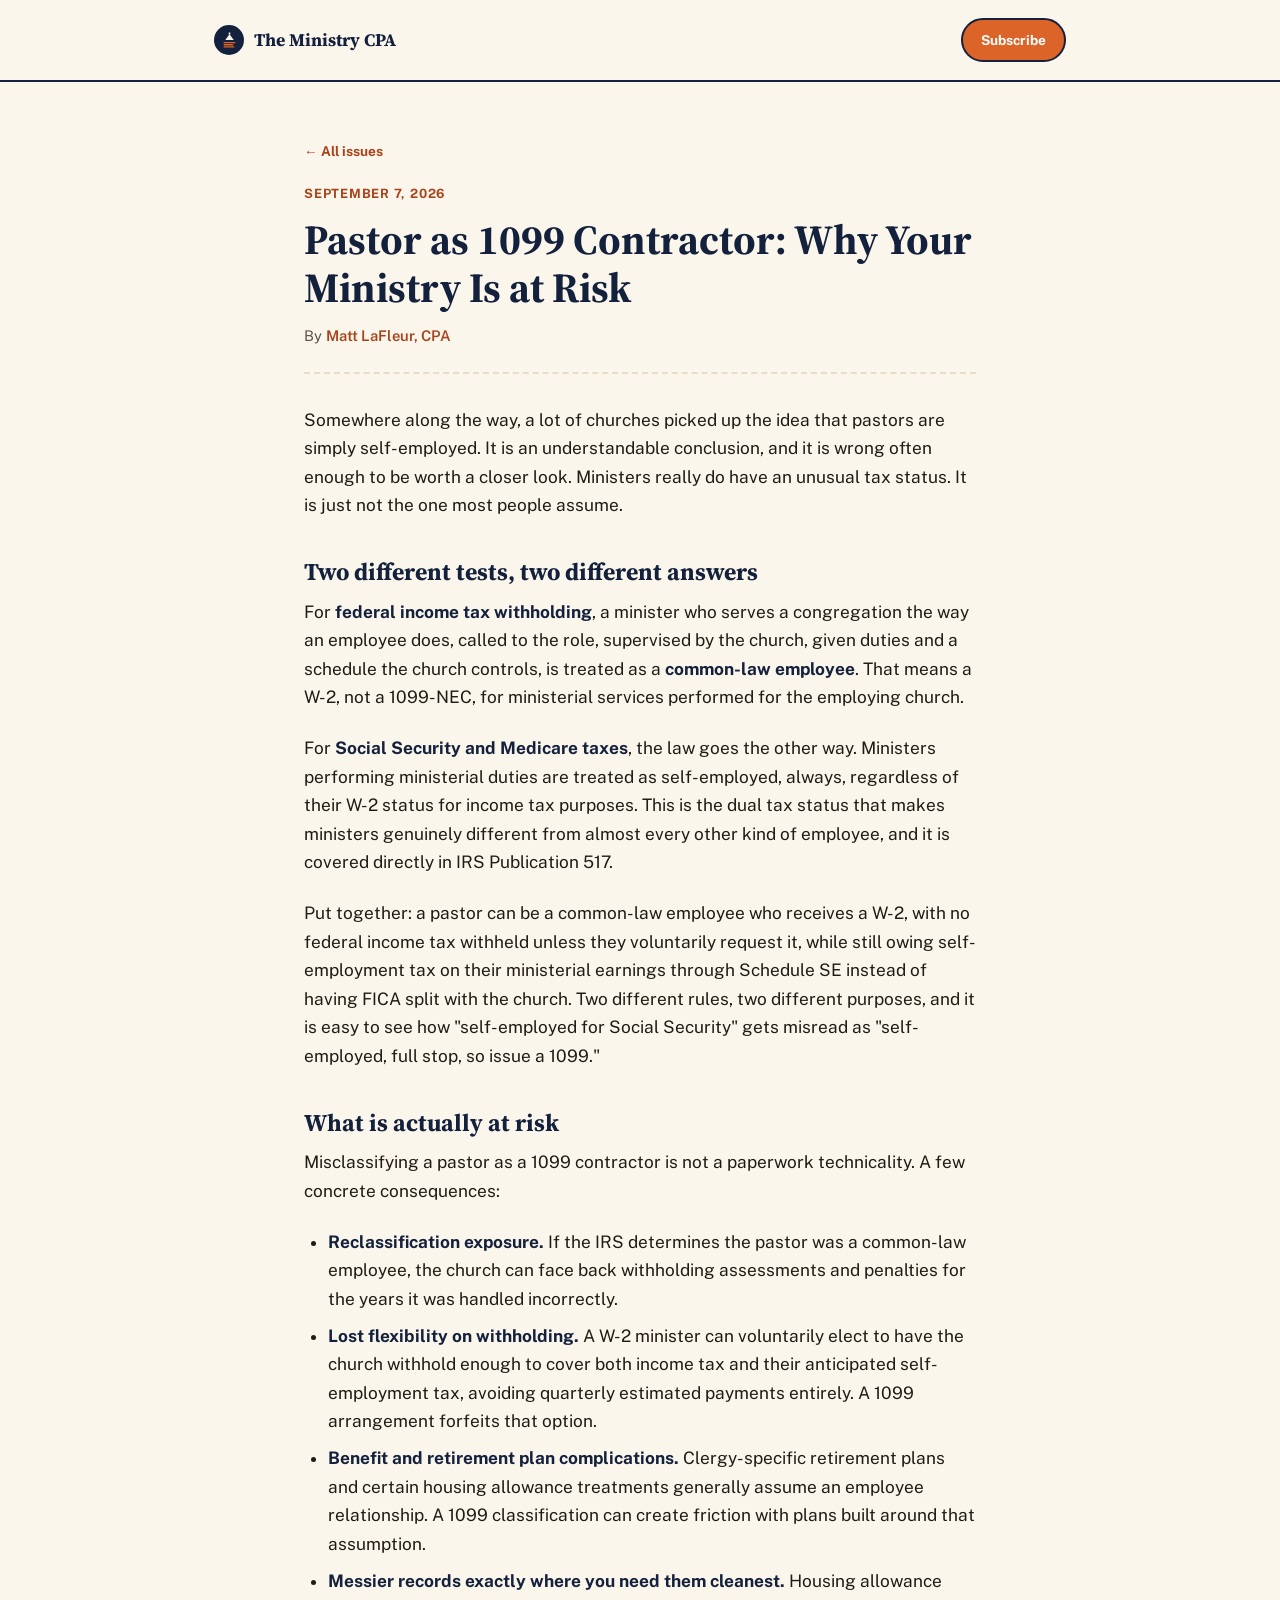
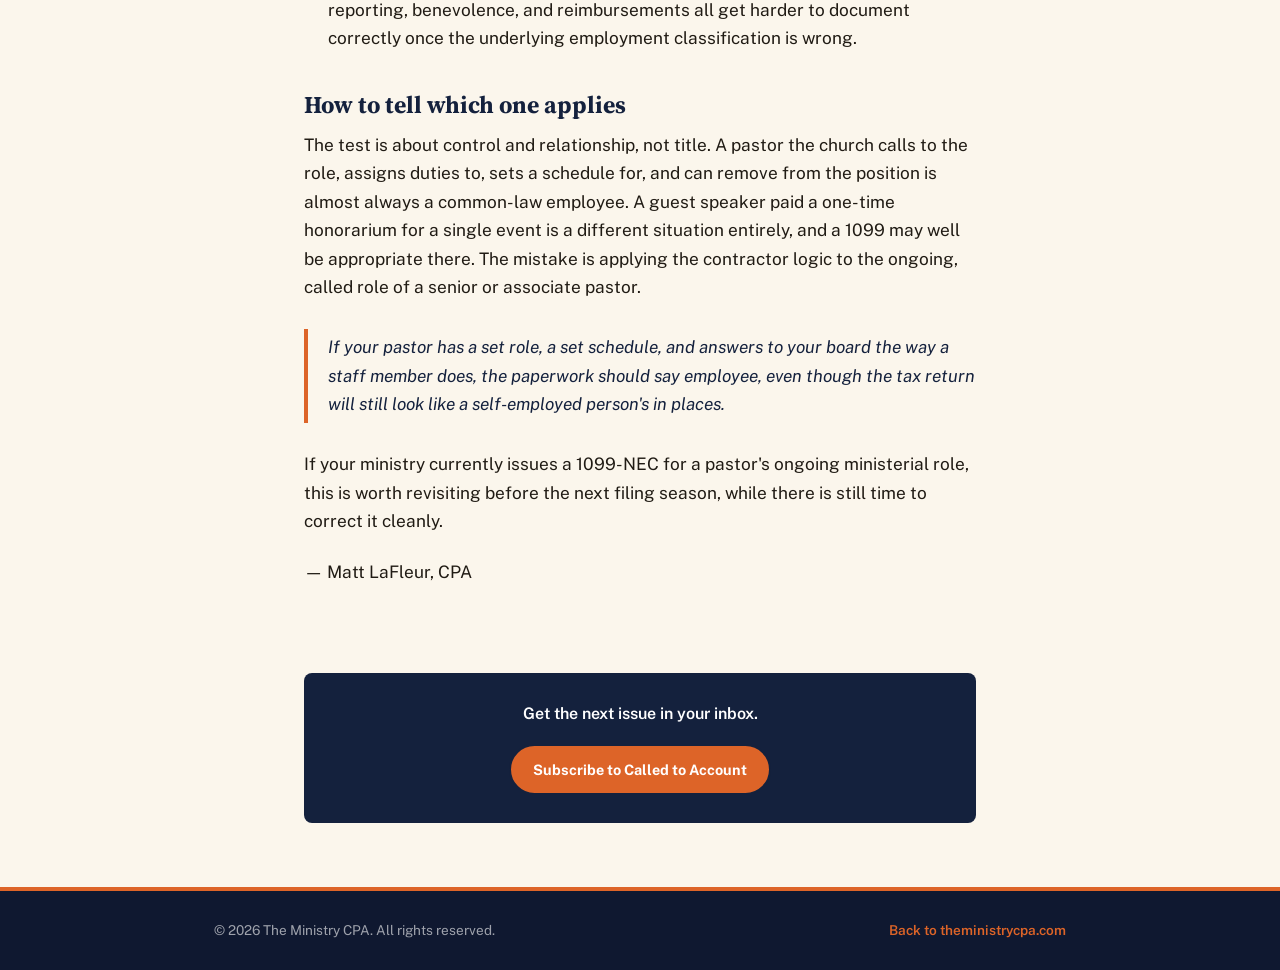
<file: blog/posts/pastor-1099-contractor-risk.html>
<!DOCTYPE html>
<html lang="en">
<head>
  <meta charset="UTF-8" />
  <meta name="viewport" content="width=device-width, initial-scale=1.0" />
  <title>Pastor as 1099 Contractor: Why Your Ministry Is at Risk | The Ministry CPA</title>
  <meta name="description" content="Ministers have a strange dual tax status, and it leads a lot of churches to the wrong conclusion: issuing a 1099 instead of a W-2. Here is the distinction and why it matters." />

  <link rel="canonical" href="https://theministrycpa.com/blog/posts/pastor-1099-contractor-risk.html" />

  <meta property="og:type" content="article" />
  <meta property="og:title" content="Pastor as 1099 Contractor: Why Your Ministry Is at Risk" />
  <meta property="og:description" content="Ministers have a strange dual tax status, and it leads a lot of churches to the wrong conclusion: issuing a 1099 instead of a W-2. Here is the distinction and why it matters." />
  <meta property="og:url" content="https://theministrycpa.com/blog/posts/pastor-1099-contractor-risk.html" />
  <meta property="og:image" content="https://theministrycpa.com/assets/og-image.png" />
  <meta name="twitter:card" content="summary_large_image" />
  <meta name="twitter:title" content="Pastor as 1099 Contractor: Why Your Ministry Is at Risk" />
  <meta name="twitter:description" content="Ministers have a strange dual tax status, and it leads a lot of churches to the wrong conclusion: issuing a 1099 instead of a W-2. Here is the distinction and why it matters." />
  <meta name="twitter:image" content="https://theministrycpa.com/assets/og-image.png" />

  <link rel="icon" href="data:image/svg+xml,%3Csvg xmlns='http://www.w3.org/2000/svg' viewBox='0 0 64 64'%3E%3Crect width='64' height='64' rx='10' fill='%2314213D'/%3E%3Cpath d='M32 14 L46 34 H18 Z' fill='%23FBF6EC'/%3E%3Crect x='29' y='8' width='6' height='7' rx='1' fill='%23FBF6EC'/%3E%3Cg stroke='%23DD6428' stroke-width='4' stroke-linecap='round'%3E%3Cline x1='14' y1='44' x2='50' y2='44'/%3E%3Cline x1='14' y1='51' x2='42' y2='51'/%3E%3Cline x1='14' y1='58' x2='46' y2='58'/%3E%3C/g%3E%3C/svg%3E" />

  <link rel="preconnect" href="https://fonts.googleapis.com" />
  <link rel="preconnect" href="https://fonts.gstatic.com" crossorigin />
  <link href="https://fonts.googleapis.com/css2?family=Source+Serif+4:ital,opsz,wght@0,8..60,600;0,8..60,700;1,8..60,600&family=Public+Sans:wght@400;500;600;700&display=swap" rel="stylesheet" />

  <link rel="stylesheet" href="../css/blog.css?v=3" />

  <script type="application/ld+json">
  {
    "@context": "https://schema.org",
    "@type": "BlogPosting",
    "headline": "Pastor as 1099 Contractor: Why Your Ministry Is at Risk",
    "description": "Ministers have a strange dual tax status, and it leads a lot of churches to the wrong conclusion: issuing a 1099 instead of a W-2. Here is the distinction and why it matters.",
    "datePublished": "2026-09-07",
    "dateModified": "2026-09-07",
    "inLanguage": "en-US",
    "author": {
      "@type": "Person",
      "name": "Matt LaFleur",
      "jobTitle": "CPA",
      "url": "https://theministrycpa.com/#about"
    },
    "publisher": {
      "@type": "Organization",
      "name": "The Ministry CPA",
      "url": "https://theministrycpa.com/",
      "logo": {
        "@type": "ImageObject",
        "url": "https://theministrycpa.com/assets/og-image.png"
      }
    },
    "image": "https://theministrycpa.com/assets/og-image.png",
    "mainEntityOfPage": {
      "@type": "WebPage",
      "@id": "https://theministrycpa.com/blog/posts/pastor-1099-contractor-risk.html"
    }
  }
  </script>
</head>
<body>

  <header class="blog-header">
    <div class="container blog-header-inner">
      <a href="/" class="blog-logo">
        <span class="blog-logo-mark" aria-hidden="true">
        <svg class="blog-logo-mark-icon" viewBox="0 0 64 64" aria-hidden="true">
          <path d="M32 8 L48 30 H16 Z" fill="currentColor" />
          <rect x="29" y="2" width="6" height="7" rx="1" fill="currentColor" />
          <g class="mk-accent" fill="none" stroke-width="5" stroke-linecap="round">
            <line x1="12" y1="40" x2="52" y2="40" />
            <line x1="12" y1="48" x2="44" y2="48" />
            <line x1="12" y1="56" x2="48" y2="56" />
          </g>
        </svg>
      </span>
        The Ministry CPA
      </a>
      <a href="/#newsletter" class="btn btn-primary btn-small">Subscribe</a>
    </div>
  </header>

  <main>
    <div class="container">
      <div class="post-header">
        <a href="../index.html" class="post-back">&larr; All issues</a>
        <span class="post-date">September 7, 2026</span>
        <h1>Pastor as 1099 Contractor: Why Your Ministry Is at Risk</h1>
        <p class="post-byline">By <a href="/#about">Matt LaFleur, CPA</a></p>
      </div>

      <article class="post-body">
        <p>
          Somewhere along the way, a lot of churches picked up the idea that pastors are
          simply self-employed. It is an understandable conclusion, and it is wrong often
          enough to be worth a closer look. Ministers really do have an unusual tax status.
          It is just not the one most people assume.
        </p>

        <h2>Two different tests, two different answers</h2>
        <p>
          For <strong>federal income tax withholding</strong>, a minister who serves a
          congregation the way an employee does, called to the role, supervised by the
          church, given duties and a schedule the church controls, is treated as a
          <strong>common-law employee</strong>. That means a W-2, not a 1099-NEC, for
          ministerial services performed for the employing church.
        </p>
        <p>
          For <strong>Social Security and Medicare taxes</strong>, the law goes the other
          way. Ministers performing ministerial duties are treated as self-employed, always,
          regardless of their W-2 status for income tax purposes. This is the dual tax status
          that makes ministers genuinely different from almost every other kind of employee,
          and it is covered directly in IRS Publication 517.
        </p>
        <p>
          Put together: a pastor can be a common-law employee who receives a W-2, with no
          federal income tax withheld unless they voluntarily request it, while still owing
          self-employment tax on their ministerial earnings through Schedule SE instead of
          having FICA split with the church. Two different rules, two different purposes,
          and it is easy to see how "self-employed for Social Security" gets misread as
          "self-employed, full stop, so issue a 1099."
        </p>

        <h2>What is actually at risk</h2>
        <p>
          Misclassifying a pastor as a 1099 contractor is not a paperwork technicality. A few
          concrete consequences:
        </p>
        <ul>
          <li><strong>Reclassification exposure.</strong> If the IRS determines the pastor was
            a common-law employee, the church can face back withholding assessments and
            penalties for the years it was handled incorrectly.</li>
          <li><strong>Lost flexibility on withholding.</strong> A W-2 minister can voluntarily
            elect to have the church withhold enough to cover both income tax and their
            anticipated self-employment tax, avoiding quarterly estimated payments entirely.
            A 1099 arrangement forfeits that option.</li>
          <li><strong>Benefit and retirement plan complications.</strong> Clergy-specific
            retirement plans and certain housing allowance treatments generally assume an
            employee relationship. A 1099 classification can create friction with plans built
            around that assumption.</li>
          <li><strong>Messier records exactly where you need them cleanest.</strong> Housing
            allowance reporting, benevolence, and reimbursements all get harder to document
            correctly once the underlying employment classification is wrong.</li>
        </ul>

        <h2>How to tell which one applies</h2>
        <p>
          The test is about control and relationship, not title. A pastor the church calls to
          the role, assigns duties to, sets a schedule for, and can remove from the position is
          almost always a common-law employee. A guest speaker paid a one-time honorarium for
          a single event is a different situation entirely, and a 1099 may well be appropriate
          there. The mistake is applying the contractor logic to the ongoing, called role of a
          senior or associate pastor.
        </p>

        <blockquote>
          If your pastor has a set role, a set schedule, and answers to your board the way a
          staff member does, the paperwork should say employee, even though the tax return
          will still look like a self-employed person's in places.
        </blockquote>

        <p>
          If your ministry currently issues a 1099-NEC for a pastor's ongoing ministerial
          role, this is worth revisiting before the next filing season, while there is still
          time to correct it cleanly.
        </p>

        <p>&mdash; Matt LaFleur, CPA</p>
      </article>

      <div class="post-cta">
        <p>Get the next issue in your inbox.</p>
        <a href="/#newsletter" class="btn btn-primary">Subscribe to Called to Account</a>
      </div>
    </div>
  </main>

  <footer class="blog-footer">
    <div class="container blog-footer-inner">
      <p>&copy; 2026 The Ministry CPA. All rights reserved.</p>
      <a href="/">Back to theministrycpa.com</a>
    </div>
  </footer>

</body>
</html>
</file>
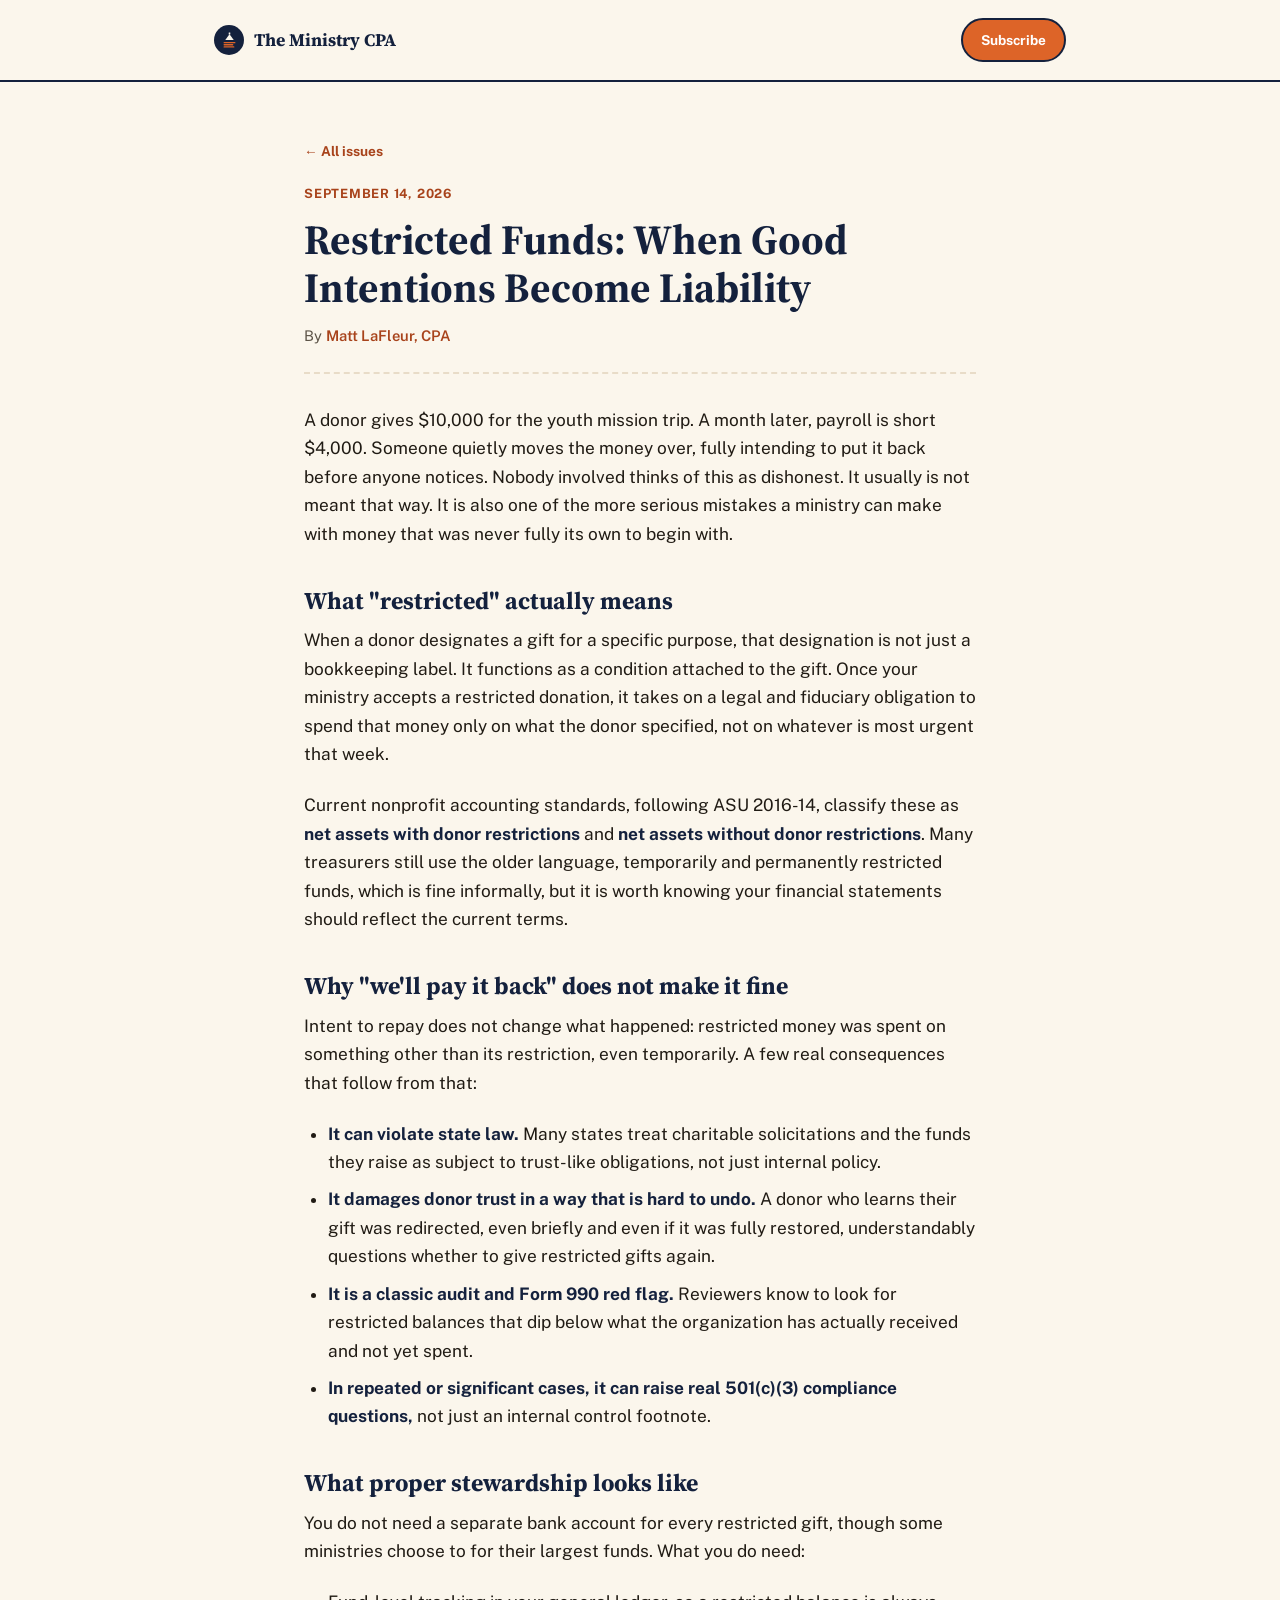
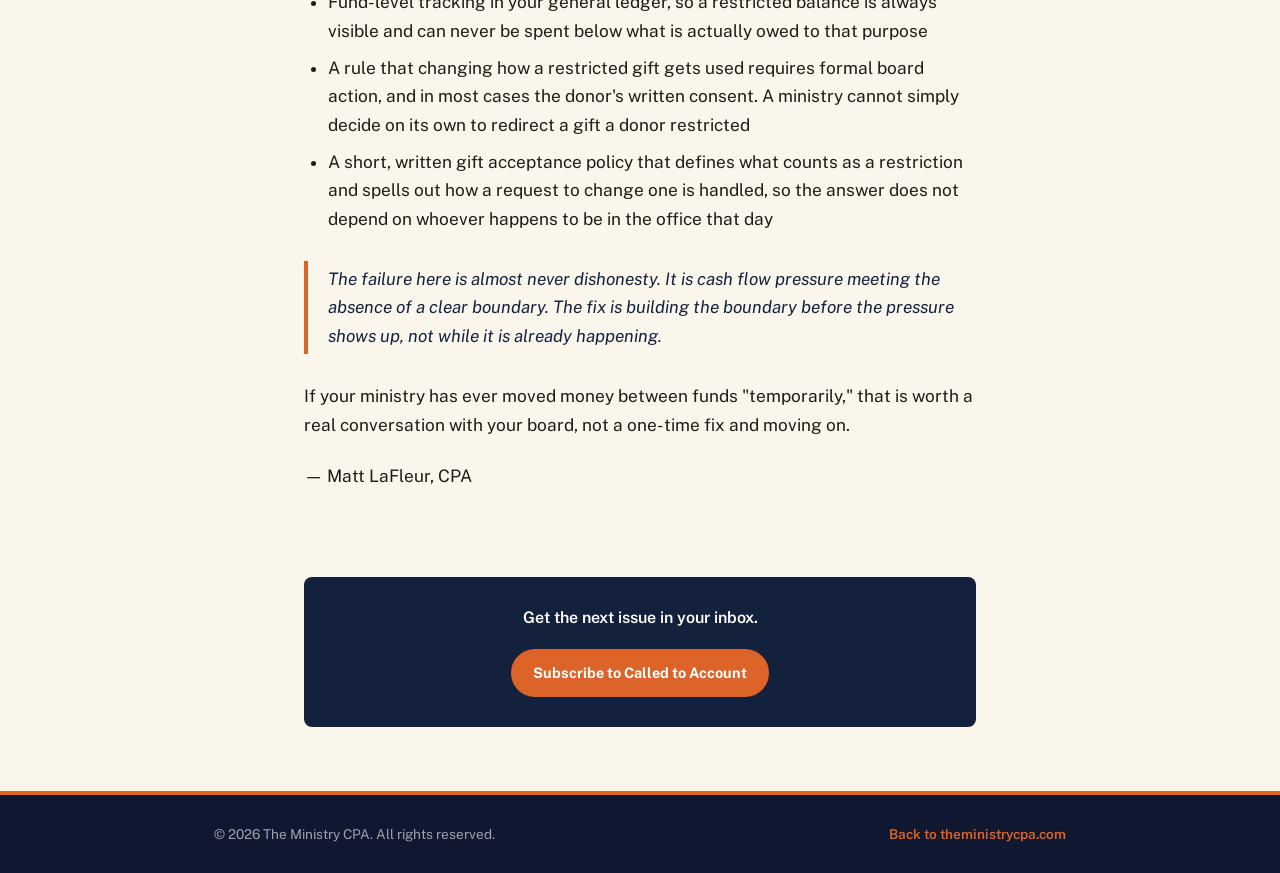
<file: blog/posts/restricted-funds-good-intentions-liability.html>
<!DOCTYPE html>
<html lang="en">
<head>
  <meta charset="UTF-8" />
  <meta name="viewport" content="width=device-width, initial-scale=1.0" />
  <title>Restricted Funds: When Good Intentions Become Liability | The Ministry CPA</title>
  <meta name="description" content="Borrowing from a restricted fund to cover a temporary shortfall feels harmless when you intend to pay it back. Legally and financially, it is one of the riskier things a ministry can do." />

  <link rel="canonical" href="https://theministrycpa.com/blog/posts/restricted-funds-good-intentions-liability.html" />

  <meta property="og:type" content="article" />
  <meta property="og:title" content="Restricted Funds: When Good Intentions Become Liability" />
  <meta property="og:description" content="Borrowing from a restricted fund to cover a temporary shortfall feels harmless when you intend to pay it back. Legally and financially, it is one of the riskier things a ministry can do." />
  <meta property="og:url" content="https://theministrycpa.com/blog/posts/restricted-funds-good-intentions-liability.html" />
  <meta property="og:image" content="https://theministrycpa.com/assets/og-image.png" />
  <meta name="twitter:card" content="summary_large_image" />
  <meta name="twitter:title" content="Restricted Funds: When Good Intentions Become Liability" />
  <meta name="twitter:description" content="Borrowing from a restricted fund to cover a temporary shortfall feels harmless when you intend to pay it back. Legally and financially, it is one of the riskier things a ministry can do." />
  <meta name="twitter:image" content="https://theministrycpa.com/assets/og-image.png" />

  <link rel="icon" href="data:image/svg+xml,%3Csvg xmlns='http://www.w3.org/2000/svg' viewBox='0 0 64 64'%3E%3Crect width='64' height='64' rx='10' fill='%2314213D'/%3E%3Cpath d='M32 14 L46 34 H18 Z' fill='%23FBF6EC'/%3E%3Crect x='29' y='8' width='6' height='7' rx='1' fill='%23FBF6EC'/%3E%3Cg stroke='%23DD6428' stroke-width='4' stroke-linecap='round'%3E%3Cline x1='14' y1='44' x2='50' y2='44'/%3E%3Cline x1='14' y1='51' x2='42' y2='51'/%3E%3Cline x1='14' y1='58' x2='46' y2='58'/%3E%3C/g%3E%3C/svg%3E" />

  <link rel="preconnect" href="https://fonts.googleapis.com" />
  <link rel="preconnect" href="https://fonts.gstatic.com" crossorigin />
  <link href="https://fonts.googleapis.com/css2?family=Source+Serif+4:ital,opsz,wght@0,8..60,600;0,8..60,700;1,8..60,600&family=Public+Sans:wght@400;500;600;700&display=swap" rel="stylesheet" />

  <link rel="stylesheet" href="../css/blog.css?v=3" />

  <script type="application/ld+json">
  {
    "@context": "https://schema.org",
    "@type": "BlogPosting",
    "headline": "Restricted Funds: When Good Intentions Become Liability",
    "description": "Borrowing from a restricted fund to cover a temporary shortfall feels harmless when you intend to pay it back. Legally and financially, it is one of the riskier things a ministry can do.",
    "datePublished": "2026-09-14",
    "dateModified": "2026-09-14",
    "inLanguage": "en-US",
    "author": {
      "@type": "Person",
      "name": "Matt LaFleur",
      "jobTitle": "CPA",
      "url": "https://theministrycpa.com/#about"
    },
    "publisher": {
      "@type": "Organization",
      "name": "The Ministry CPA",
      "url": "https://theministrycpa.com/",
      "logo": {
        "@type": "ImageObject",
        "url": "https://theministrycpa.com/assets/og-image.png"
      }
    },
    "image": "https://theministrycpa.com/assets/og-image.png",
    "mainEntityOfPage": {
      "@type": "WebPage",
      "@id": "https://theministrycpa.com/blog/posts/restricted-funds-good-intentions-liability.html"
    }
  }
  </script>
</head>
<body>

  <header class="blog-header">
    <div class="container blog-header-inner">
      <a href="/" class="blog-logo">
        <span class="blog-logo-mark" aria-hidden="true">
        <svg class="blog-logo-mark-icon" viewBox="0 0 64 64" aria-hidden="true">
          <path d="M32 8 L48 30 H16 Z" fill="currentColor" />
          <rect x="29" y="2" width="6" height="7" rx="1" fill="currentColor" />
          <g class="mk-accent" fill="none" stroke-width="5" stroke-linecap="round">
            <line x1="12" y1="40" x2="52" y2="40" />
            <line x1="12" y1="48" x2="44" y2="48" />
            <line x1="12" y1="56" x2="48" y2="56" />
          </g>
        </svg>
      </span>
        The Ministry CPA
      </a>
      <a href="/#newsletter" class="btn btn-primary btn-small">Subscribe</a>
    </div>
  </header>

  <main>
    <div class="container">
      <div class="post-header">
        <a href="../index.html" class="post-back">&larr; All issues</a>
        <span class="post-date">September 14, 2026</span>
        <h1>Restricted Funds: When Good Intentions Become Liability</h1>
        <p class="post-byline">By <a href="/#about">Matt LaFleur, CPA</a></p>
      </div>

      <article class="post-body">
        <p>
          A donor gives $10,000 for the youth mission trip. A month later, payroll is short
          $4,000. Someone quietly moves the money over, fully intending to put it back before
          anyone notices. Nobody involved thinks of this as dishonest. It usually is not meant
          that way. It is also one of the more serious mistakes a ministry can make with
          money that was never fully its own to begin with.
        </p>

        <h2>What "restricted" actually means</h2>
        <p>
          When a donor designates a gift for a specific purpose, that designation is not just
          a bookkeeping label. It functions as a condition attached to the gift. Once your
          ministry accepts a restricted donation, it takes on a legal and fiduciary obligation
          to spend that money only on what the donor specified, not on whatever is most urgent
          that week.
        </p>
        <p>
          Current nonprofit accounting standards, following ASU 2016-14, classify these as
          <strong>net assets with donor restrictions</strong> and <strong>net assets without
          donor restrictions</strong>. Many treasurers still use the older language,
          temporarily and permanently restricted funds, which is fine informally, but it is
          worth knowing your financial statements should reflect the current terms.
        </p>

        <h2>Why "we'll pay it back" does not make it fine</h2>
        <p>
          Intent to repay does not change what happened: restricted money was spent on
          something other than its restriction, even temporarily. A few real consequences
          that follow from that:
        </p>
        <ul>
          <li><strong>It can violate state law.</strong> Many states treat charitable
            solicitations and the funds they raise as subject to trust-like obligations, not
            just internal policy.</li>
          <li><strong>It damages donor trust in a way that is hard to undo.</strong> A donor
            who learns their gift was redirected, even briefly and even if it was fully
            restored, understandably questions whether to give restricted gifts again.</li>
          <li><strong>It is a classic audit and Form 990 red flag.</strong> Reviewers know to
            look for restricted balances that dip below what the organization has actually
            received and not yet spent.</li>
          <li><strong>In repeated or significant cases, it can raise real 501(c)(3) compliance
            questions,</strong> not just an internal control footnote.</li>
        </ul>

        <h2>What proper stewardship looks like</h2>
        <p>
          You do not need a separate bank account for every restricted gift, though some
          ministries choose to for their largest funds. What you do need:
        </p>
        <ul>
          <li>Fund-level tracking in your general ledger, so a restricted balance is always
            visible and can never be spent below what is actually owed to that purpose</li>
          <li>A rule that changing how a restricted gift gets used requires formal board
            action, and in most cases the donor's written consent. A ministry cannot simply
            decide on its own to redirect a gift a donor restricted</li>
          <li>A short, written gift acceptance policy that defines what counts as a
            restriction and spells out how a request to change one is handled, so the answer
            does not depend on whoever happens to be in the office that day</li>
        </ul>

        <blockquote>
          The failure here is almost never dishonesty. It is cash flow pressure meeting the
          absence of a clear boundary. The fix is building the boundary before the pressure
          shows up, not while it is already happening.
        </blockquote>

        <p>
          If your ministry has ever moved money between funds "temporarily," that is worth a
          real conversation with your board, not a one-time fix and moving on.
        </p>

        <p>&mdash; Matt LaFleur, CPA</p>
      </article>

      <div class="post-cta">
        <p>Get the next issue in your inbox.</p>
        <a href="/#newsletter" class="btn btn-primary">Subscribe to Called to Account</a>
      </div>
    </div>
  </main>

  <footer class="blog-footer">
    <div class="container blog-footer-inner">
      <p>&copy; 2026 The Ministry CPA. All rights reserved.</p>
      <a href="/">Back to theministrycpa.com</a>
    </div>
  </footer>

</body>
</html>
</file>
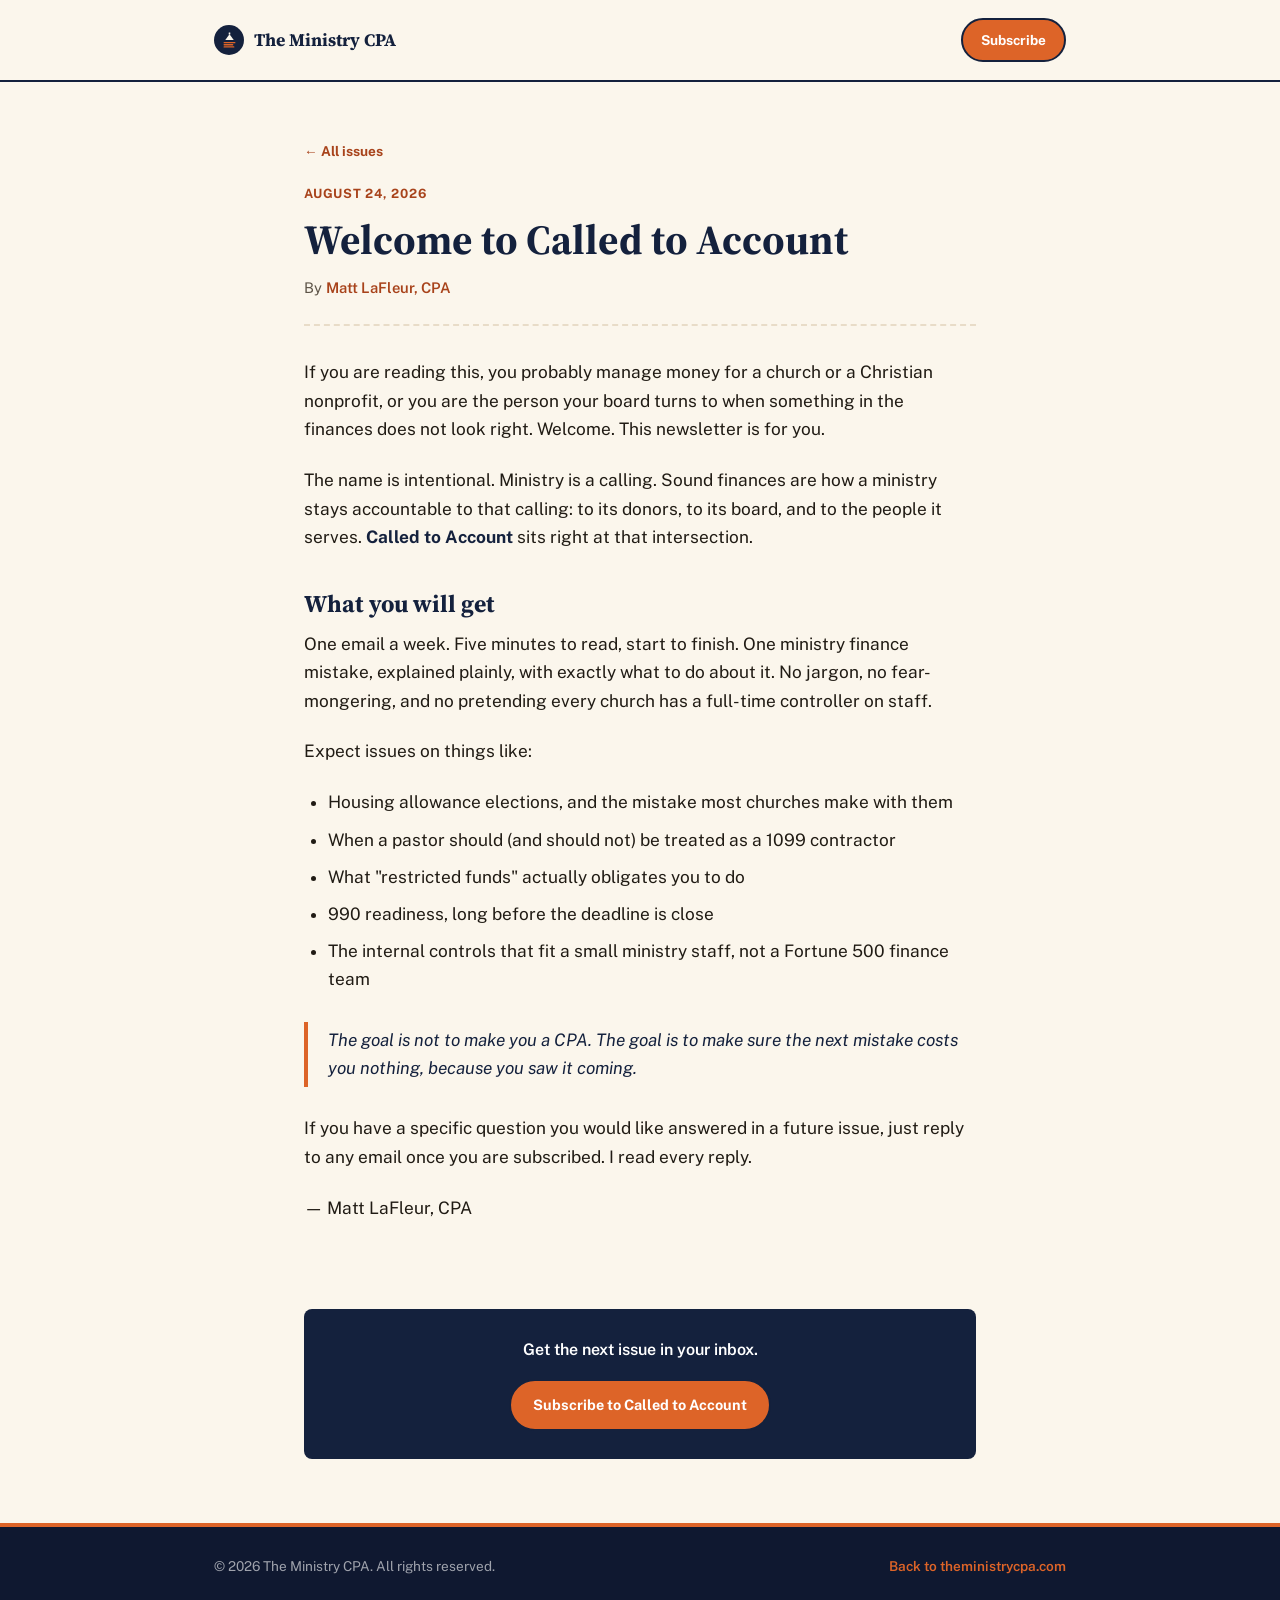
<file: blog/posts/welcome-to-called-to-account.html>
<!DOCTYPE html>
<html lang="en">
<head>
  <meta charset="UTF-8" />
  <meta name="viewport" content="width=device-width, initial-scale=1.0" />
  <title>Welcome to Called to Account | The Ministry CPA</title>
  <meta name="description" content="Why this newsletter exists, what &quot;Called to Account&quot; means, and what you can expect in your inbox every week." />

  <link rel="canonical" href="https://theministrycpa.com/blog/posts/welcome-to-called-to-account.html" />

  <meta property="og:type" content="article" />
  <meta property="og:title" content="Welcome to Called to Account" />
  <meta property="og:description" content="Why this newsletter exists, what &quot;Called to Account&quot; means, and what you can expect in your inbox every week." />
  <meta property="og:url" content="https://theministrycpa.com/blog/posts/welcome-to-called-to-account.html" />
  <meta property="og:image" content="https://theministrycpa.com/assets/og-image.png" />
  <meta name="twitter:card" content="summary_large_image" />
  <meta name="twitter:title" content="Welcome to Called to Account" />
  <meta name="twitter:description" content="Why this newsletter exists, what &quot;Called to Account&quot; means, and what you can expect in your inbox every week." />
  <meta name="twitter:image" content="https://theministrycpa.com/assets/og-image.png" />

  <link rel="icon" href="data:image/svg+xml,%3Csvg xmlns='http://www.w3.org/2000/svg' viewBox='0 0 64 64'%3E%3Crect width='64' height='64' rx='10' fill='%2314213D'/%3E%3Cpath d='M32 14 L46 34 H18 Z' fill='%23FBF6EC'/%3E%3Crect x='29' y='8' width='6' height='7' rx='1' fill='%23FBF6EC'/%3E%3Cg stroke='%23DD6428' stroke-width='4' stroke-linecap='round'%3E%3Cline x1='14' y1='44' x2='50' y2='44'/%3E%3Cline x1='14' y1='51' x2='42' y2='51'/%3E%3Cline x1='14' y1='58' x2='46' y2='58'/%3E%3C/g%3E%3C/svg%3E" />

  <link rel="preconnect" href="https://fonts.googleapis.com" />
  <link rel="preconnect" href="https://fonts.gstatic.com" crossorigin />
  <link href="https://fonts.googleapis.com/css2?family=Source+Serif+4:ital,opsz,wght@0,8..60,600;0,8..60,700;1,8..60,600&family=Public+Sans:wght@400;500;600;700&display=swap" rel="stylesheet" />

  <link rel="stylesheet" href="../css/blog.css?v=3" />

  <script type="application/ld+json">
  {
    "@context": "https://schema.org",
    "@type": "BlogPosting",
    "headline": "Welcome to Called to Account",
    "description": "Why this newsletter exists, what \"Called to Account\" means, and what you can expect in your inbox every week.",
    "datePublished": "2026-08-24",
    "dateModified": "2026-08-24",
    "inLanguage": "en-US",
    "author": {
      "@type": "Person",
      "name": "Matt LaFleur",
      "jobTitle": "CPA",
      "url": "https://theministrycpa.com/#about"
    },
    "publisher": {
      "@type": "Organization",
      "name": "The Ministry CPA",
      "url": "https://theministrycpa.com/",
      "logo": {
        "@type": "ImageObject",
        "url": "https://theministrycpa.com/assets/og-image.png"
      }
    },
    "image": "https://theministrycpa.com/assets/og-image.png",
    "mainEntityOfPage": {
      "@type": "WebPage",
      "@id": "https://theministrycpa.com/blog/posts/welcome-to-called-to-account.html"
    }
  }
  </script>
</head>
<body>

  <header class="blog-header">
    <div class="container blog-header-inner">
      <a href="/" class="blog-logo">
        <span class="blog-logo-mark" aria-hidden="true">
        <svg class="blog-logo-mark-icon" viewBox="0 0 64 64" aria-hidden="true">
          <path d="M32 8 L48 30 H16 Z" fill="currentColor" />
          <rect x="29" y="2" width="6" height="7" rx="1" fill="currentColor" />
          <g class="mk-accent" fill="none" stroke-width="5" stroke-linecap="round">
            <line x1="12" y1="40" x2="52" y2="40" />
            <line x1="12" y1="48" x2="44" y2="48" />
            <line x1="12" y1="56" x2="48" y2="56" />
          </g>
        </svg>
      </span>
        The Ministry CPA
      </a>
      <a href="/#newsletter" class="btn btn-primary btn-small">Subscribe</a>
    </div>
  </header>

  <main>
    <div class="container">
      <div class="post-header">
        <a href="../index.html" class="post-back">&larr; All issues</a>
        <span class="post-date">August 24, 2026</span>
        <h1>Welcome to Called to Account</h1>
        <p class="post-byline">By <a href="/#about">Matt LaFleur, CPA</a></p>
      </div>

      <article class="post-body">
        <p>
          If you are reading this, you probably manage money for a church or a Christian
          nonprofit, or you are the person your board turns to when something in the
          finances does not look right. Welcome. This newsletter is for you.
        </p>

        <p>
          The name is intentional. Ministry is a calling. Sound finances are how a
          ministry stays accountable to that calling: to its donors, to its board, and
          to the people it serves. <strong>Called to Account</strong> sits right at that
          intersection.
        </p>

        <h2>What you will get</h2>
        <p>
          One email a week. Five minutes to read, start to finish. One ministry finance
          mistake, explained plainly, with exactly what to do about it. No jargon, no
          fear-mongering, and no pretending every church has a full-time controller on
          staff.
        </p>

        <p>Expect issues on things like:</p>
        <ul>
          <li>Housing allowance elections, and the mistake most churches make with them</li>
          <li>When a pastor should (and should not) be treated as a 1099 contractor</li>
          <li>What "restricted funds" actually obligates you to do</li>
          <li>990 readiness, long before the deadline is close</li>
          <li>The internal controls that fit a small ministry staff, not a Fortune 500 finance team</li>
        </ul>

        <blockquote>
          The goal is not to make you a CPA. The goal is to make sure the next mistake
          costs you nothing, because you saw it coming.
        </blockquote>

        <p>
          If you have a specific question you would like answered in a future issue,
          just reply to any email once you are subscribed. I read every reply.
        </p>

        <p>&mdash; Matt LaFleur, CPA</p>
      </article>

      <div class="post-cta">
        <p>Get the next issue in your inbox.</p>
        <a href="/#newsletter" class="btn btn-primary">Subscribe to Called to Account</a>
      </div>
    </div>
  </main>

  <footer class="blog-footer">
    <div class="container blog-footer-inner">
      <p>&copy; 2026 The Ministry CPA. All rights reserved.</p>
      <a href="/">Back to theministrycpa.com</a>
    </div>
  </footer>

</body>
</html>
</file>
<file: css/style.css>
/* ==========================================================================
   The Ministry CPA — v1 stylesheet (bold / creator-brand pass)
   Palette: two colors only — navy (anchor/structure) and orange (the one
   accent, used consistently everywhere instead of splitting focus across
   several competing hues) — plus cream/white as neutrals.
   Source Serif 4 (display) + Public Sans (body) + Caveat (hand-note accent).
   Still a CPA site: no fabricated stats or press logos, just louder design.
   ========================================================================== */

:root {
  --navy: #14213D;
  --navy-light: #1F335C;
  --navy-deep: #0F1830;
  --cream: #FBF6EC;
  --cream-dark: #F3EAD9;

  --orange: #DD6428;
  --orange-deep: #A8431B;

  --ink: #201B14;
  --slate: #5C5347;
  --border: #E8DCC8;
  --white: #FFFFFF;

  --font-display: 'Source Serif 4', Georgia, serif;
  --font-sans: 'Public Sans', -apple-system, BlinkMacSystemFont, 'Segoe UI', sans-serif;
  --font-note: 'Caveat', cursive;

  --max-width: 1160px;
  --shadow-hard: 6px 6px 0 var(--navy);
}

* { box-sizing: border-box; }

html { scroll-behavior: smooth; }

body {
  margin: 0;
  font-family: var(--font-sans);
  color: var(--ink);
  background: var(--cream);
  line-height: 1.6;
  -webkit-font-smoothing: antialiased;
  overflow-x: hidden;
}

h1, h2, h3, h4 {
  font-family: var(--font-display);
  font-optical-sizing: auto;
  color: var(--navy);
  margin: 0 0 0.5em;
  line-height: 1.08;
  font-weight: 700;
}

p { margin: 0 0 1em; color: var(--slate); }

a { color: inherit; text-decoration: none; }

ul { margin: 0; padding: 0; list-style: none; }

blockquote { margin: 0; }

.container {
  max-width: var(--max-width);
  margin: 0 auto;
  padding: 0 24px;
  position: relative;
}

.sr-only {
  position: absolute;
  width: 1px; height: 1px;
  padding: 0; margin: -1px;
  overflow: hidden;
  clip: rect(0,0,0,0);
  border: 0;
}

/* ---------- Highlight underline swipe ---------- */
/* One highlight color used everywhere, not a different one per instance —
   consistency reads more intentional than variety here. */
.highlight {
  background-repeat: no-repeat;
  background-size: 100% 0.4em;
  background-position: 0 88%;
  padding: 0 0.08em;
}
.highlight-orange { background-image: linear-gradient(transparent 0%, rgba(221,100,40,0.32) 0%); }

/* ---------- Organic blobs (decorative, no images) ---------- */
.blob {
  position: absolute;
  border-radius: 42% 58% 63% 37% / 41% 44% 56% 59%;
  z-index: 0;
}
.blob-orange { background: var(--orange); }
.blob-navy { background: var(--navy); }

/* ---------- Hand-drawn note accent ---------- */
.hand-note {
  font-family: var(--font-note);
  font-size: 1.3rem;
  font-weight: 700;
  color: var(--orange-deep);
  transform: rotate(-6deg);
  display: inline-block;
}

/* ---------- Scroll reveal ---------- */
.reveal {
  opacity: 0;
  transform: translateY(24px);
  transition: opacity 0.7s ease, transform 0.7s ease;
}
.reveal.in-view { opacity: 1; transform: translateY(0); }
@media (prefers-reduced-motion: reduce) {
  .reveal { opacity: 1; transform: none; transition: none; }
}

/* ---------- Buttons ---------- */
.btn {
  display: inline-block;
  padding: 15px 30px;
  border-radius: 999px;
  font-weight: 700;
  font-size: 0.95rem;
  border: 2px solid transparent;
  transition: transform 0.15s ease, box-shadow 0.15s ease, background 0.15s ease;
  cursor: pointer;
}
.btn-primary {
  background: var(--orange);
  color: var(--white);
  border-color: var(--navy);
}
.btn-primary:hover { background: var(--orange-deep); }
.btn-secondary {
  background: var(--cream);
  border-color: var(--navy);
  color: var(--navy);
}
.btn-secondary:hover { background: var(--navy); color: var(--white); }
.btn-small { padding: 10px 22px; font-size: 0.875rem; }

/* Hard offset "sticker" shadow, classic bold-creator-site treatment */
.btn-hard {
  box-shadow: var(--shadow-hard);
}
.btn-hard:hover {
  transform: translate(-2px, -2px);
  box-shadow: 8px 8px 0 var(--navy);
}
.btn-hard:active {
  transform: translate(2px, 2px);
  box-shadow: 2px 2px 0 var(--navy);
}
.contact .btn-secondary { background: var(--cream); border-color: var(--navy-deep); color: var(--navy); }
.contact .btn-hard { box-shadow: 6px 6px 0 var(--navy-deep); }
.contact .btn-hard:hover { box-shadow: 8px 8px 0 var(--navy-deep); }
.services .btn-hard,
.newsletter .btn-hard { box-shadow: 6px 6px 0 var(--navy-deep); }

/* ---------- Header ---------- */
.site-header {
  position: sticky;
  top: 0;
  z-index: 100;
  background: rgba(251, 246, 236, 0.9);
  backdrop-filter: blur(6px);
  border-bottom: 2px solid var(--navy);
}
.header-inner {
  display: flex;
  align-items: center;
  justify-content: space-between;
  padding-top: 16px;
  padding-bottom: 16px;
}
.logo {
  display: flex;
  align-items: center;
  gap: 10px;
  font-family: var(--font-display);
  font-size: 1.25rem;
  font-weight: 700;
  color: var(--navy);
  white-space: nowrap;
}
.logo-mark {
  display: inline-flex;
  align-items: center;
  justify-content: center;
  width: 34px;
  height: 34px;
  border-radius: 999px;
  background: var(--navy);
  color: var(--cream);
  flex-shrink: 0;
}
/* Steeple Ledger mark: a roofline (ink, follows the badge's own text color)
   over three ruled lines (always brand orange), the same construction used
   in the logo direction study. Reused at nav scale here and at favicon
   scale in each page's <link rel="icon">. */
.logo-mark-icon { width: 20px; height: 20px; }
.logo-mark-icon .mk-accent { stroke: var(--orange); }

/* Called to Account mark: a "C2A" monogram badge, from the same logo
   direction study. Defaults to navy-on-light; .newsletter flips it to
   cream-on-orange-deep so it stays legible on that section's background,
   the same way .newsletter already flips its eyebrow color. */
.cta-mark {
  width: 42px;
  height: 42px;
  color: var(--navy);
  flex-shrink: 0;
}
.cta-mark .cta-accent { fill: var(--orange); }
.newsletter .cta-mark { color: var(--cream); }
.newsletter .cta-mark .cta-accent { fill: var(--navy); }
.newsletter-title-row {
  display: flex;
  align-items: center;
  justify-content: center;
  gap: 16px;
}
.main-nav {
  display: flex;
  gap: 32px;
  margin: 0 24px;
}
.main-nav a {
  position: relative;
  font-size: 0.95rem;
  font-weight: 600;
  color: var(--ink);
  padding-bottom: 3px;
}
.main-nav a::after {
  content: "";
  position: absolute;
  left: 0; right: 100%;
  bottom: 0;
  height: 2px;
  background: var(--orange);
  transition: right 0.2s ease;
}
.main-nav a:hover::after { right: 0; }
.main-nav a:hover { color: var(--orange-deep); }
.header-cta { flex-shrink: 0; }
.nav-toggle {
  display: none;
  flex-direction: column;
  gap: 5px;
  background: none;
  border: none;
  cursor: pointer;
  padding: 8px;
}
.nav-toggle span {
  width: 24px; height: 2px;
  background: var(--navy);
}

/* ---------- Hero ---------- */
.hero {
  position: relative;
  padding: 96px 0 0;
  background: var(--cream);
  overflow: hidden;
}
.hero-blob-1 {
  width: 420px; height: 420px;
  top: -120px; left: -160px;
  opacity: 0.18;
  filter: blur(4px);
}
.hero-inner {
  display: grid;
  grid-template-columns: 1.15fr 0.85fr;
  gap: 48px;
  align-items: center;
  padding-bottom: 56px;
}
.hero-copy { position: relative; z-index: 1; max-width: 640px; }
.eyebrow {
  text-transform: uppercase;
  letter-spacing: 0.12em;
  font-size: 0.78rem;
  font-weight: 700;
  color: var(--orange-deep);
  margin: 0 0 16px;
}
.eyebrow-center { text-align: center; }
.hero h1 {
  font-size: clamp(2.4rem, 5vw, 3.6rem);
  margin-bottom: 20px;
  letter-spacing: -0.01em;
}
.hero-sub {
  font-size: 1.15rem;
}
.hero-actions {
  display: flex;
  gap: 20px;
  flex-wrap: wrap;
  align-items: center;
  margin-top: 8px;
}
.hero-cta-wrap {
  display: flex;
  align-items: center;
  gap: 10px;
}
.hero-cta-sub {
  font-size: 0.85rem;
  color: var(--slate);
  margin-top: 20px;
}
.trust-bar {
  margin-top: 32px;
  padding-top: 24px;
  border-top: 2px dashed var(--border);
}
.trust-bar p {
  font-size: 0.85rem;
  font-weight: 600;
  color: var(--navy-light);
  margin: 0;
}

.hero-photo-wrap {
  position: relative;
  z-index: 1;
  width: 100%;
  max-width: 340px;
  margin: 0 auto;
  display: flex;
  flex-direction: column;
  align-items: center;
  gap: 16px;
}
.hero-photo-visual {
  position: relative;
  width: 100%;
  aspect-ratio: 1 / 1;
  display: flex;
  align-items: center;
  justify-content: center;
}
.photo-blob {
  width: 88%; height: 88%;
  top: 6%; left: 6%;
}
.photo-placeholder {
  position: relative;
  width: 68%; height: 68%;
  border-radius: 50%;
  background: var(--navy);
  color: var(--orange);
  font-family: var(--font-display);
  font-size: 3rem;
  font-weight: 700;
  display: flex;
  align-items: center;
  justify-content: center;
  border: 4px solid var(--cream);
  box-shadow: var(--shadow-hard);
  overflow: hidden;
}
.photo-placeholder img {
  width: 100%;
  height: 100%;
  object-fit: cover;
  display: block;
}
.spin-badge {
  position: absolute;
  inset: -14% -14% auto auto;
  width: 100%;
  height: 100%;
  color: var(--navy);
  animation: spin 90s linear infinite;
}
.spin-badge-ring { fill: none; }
@keyframes spin {
  from { transform: rotate(0deg); }
  to { transform: rotate(360deg); }
}
@media (prefers-reduced-motion: reduce) {
  .spin-badge { animation: none; }
}
.photo-caption {
  font-size: 0.82rem;
  font-weight: 600;
  color: var(--navy-light);
  white-space: nowrap;
  z-index: 2;
  margin: 0;
}

/* ---------- Ticker ---------- */
.ticker {
  background: var(--navy);
  border-top: 2px solid var(--navy-deep);
  border-bottom: 2px solid var(--navy-deep);
  padding: 14px 0;
}
.ticker-track {
  display: flex;
  flex-wrap: wrap;
  justify-content: center;
  gap: 12px 40px;
  max-width: var(--max-width);
  margin: 0 auto;
  padding: 0 24px;
}
.ticker-track span {
  font-family: var(--font-display);
  font-style: italic;
  font-weight: 600;
  font-size: 1.05rem;
  color: var(--cream);
  white-space: nowrap;
}
.ticker-track span::after {
  content: "\2726";
  margin-left: 40px;
  color: var(--orange);
  font-style: normal;
}
.ticker-track span:last-child::after {
  content: "";
  margin-left: 0;
}

/* ---------- Section shared ---------- */
section { padding: 88px 0; position: relative; }
.section-title {
  font-size: clamp(1.7rem, 3.2vw, 2.3rem);
  max-width: 700px;
}
.section-title.center { max-width: 720px; margin-left: auto; margin-right: auto; text-align: center; }
.center { text-align: center; }

/* Wave dividers between color-blocked sections */
.wave {
  position: absolute;
  left: 0; right: 0;
  width: 100%;
  height: 70px;
  display: block;
}
.wave-top { top: -1px; transform: translateY(-99%); z-index: 1; }

/* Every divider is a wave-top belonging to the LATER section in the pair,
   poking backward into the section above it. This matters for paint order:
   two sibling sections with position:relative/z-index:auto paint in DOM
   order, so a later section's wave-top naturally paints over the earlier
   section it overlaps — the reverse (an earlier section's wave hanging
   forward into the next section) gets silently painted over by that next
   section's own opaque background. Each wave is filled with its own
   section's color, since it's introducing that color into the section above. */
.pull-quote .wave-top path { fill: var(--navy); }
.about .wave-top path { fill: var(--cream-dark); }
.services .wave-top path { fill: var(--navy); }
.newsletter .wave-top path { fill: var(--orange-deep); }
.contact .wave-top path { fill: var(--navy); }

/* ---------- Problem ---------- */
.problem { background: var(--white); }
.problem-grid {
  display: grid;
  grid-template-columns: repeat(3, 1fr);
  gap: 32px;
  margin-top: 56px;
}
.problem-card {
  background: var(--cream);
  border: 2px solid var(--navy);
  border-radius: 8px;
  padding: 32px 28px 28px;
  position: relative;
  transition: transform 0.2s ease;
}
.problem-card:hover { transform: rotate(-1deg) translateY(-4px); }
.problem-card::before {
  content: "";
  position: absolute;
  top: -2px; left: -2px; right: -2px;
  height: 8px;
  border-radius: 8px 8px 0 0;
  background: var(--orange);
}
.problem-icon {
  width: 44px; height: 44px;
  color: var(--navy);
  margin-bottom: 20px;
}
.problem-icon svg { width: 100%; height: 100%; }
.problem-card h3 {
  font-size: 1.2rem;
  margin-bottom: 12px;
}
.problem-card p { font-size: 0.95rem; margin-bottom: 0; }

/* ---------- Pull quote ---------- */
.pull-quote {
  background: var(--navy);
  color: var(--cream);
  text-align: center;
  padding: 120px 0;
}
.quote-mark {
  font-family: var(--font-display);
  font-size: 8rem;
  line-height: 1;
  color: var(--orange);
  opacity: 0.85;
  margin: 0 0 -1.5rem;
}
.pull-quote blockquote {
  font-family: var(--font-display);
  font-style: italic;
  font-weight: 600;
  font-size: clamp(1.6rem, 4vw, 2.6rem);
  color: var(--cream);
  max-width: 820px;
  margin: 0 auto;
  line-height: 1.3;
}
.quote-attribution {
  margin-top: 28px;
  font-weight: 700;
  letter-spacing: 0.04em;
  text-transform: uppercase;
  font-size: 0.85rem;
  color: var(--orange);
}

/* ---------- About ---------- */
.about {
  background: var(--cream-dark);
}
.about-inner {
  display: grid;
  grid-template-columns: 260px 1fr;
  gap: 56px;
  align-items: start;
}
.about-photo { position: relative; text-align: center; padding-top: 20px; }
.about-blob {
  width: 220px; height: 220px;
  top: -10px; left: 50%;
  transform: translateX(-50%) rotate(8deg);
  opacity: 0.16;
}
.photo-placeholder-lg {
  position: relative;
  width: 200px; height: 200px;
  border-radius: 8px;
  margin: 0 auto 12px;
  font-size: 3rem;
}
.photo-caption {
  font-size: 0.8rem;
  color: var(--slate);
  margin: 0;
}
/* ---------- Services ---------- */
.services { background: var(--navy); }
.services .section-title { color: var(--white); }
.services .eyebrow { color: var(--orange); }
.services-grid {
  display: grid;
  grid-template-columns: repeat(3, 1fr);
  gap: 28px;
  margin-top: 56px;
}
.service-card {
  background: var(--navy-light);
  border: 2px solid rgba(255,255,255,0.15);
  border-radius: 8px;
  padding: 32px 28px;
  position: relative;
  transition: transform 0.2s ease;
}
.service-card:hover { transform: translateY(-6px); }
.service-card::before {
  content: "";
  position: absolute;
  top: -2px; left: -2px; right: -2px;
  height: 8px;
  border-radius: 8px 8px 0 0;
  background: var(--orange);
}
.service-number {
  font-family: var(--font-display);
  font-size: 1.8rem;
  font-weight: 700;
  color: var(--orange);
}
.service-card h3 {
  color: var(--white);
  margin-top: 12px;
  font-size: 1.2rem;
}
.service-tag {
  font-size: 0.78rem;
  text-transform: uppercase;
  letter-spacing: 0.05em;
  color: var(--orange);
  font-weight: 700;
  margin-bottom: 14px;
}
.service-card p:not(.service-tag) {
  color: rgba(255,255,255,0.8);
  font-size: 0.95rem;
}
.link-arrow {
  display: inline-block;
  margin-top: 8px;
  font-weight: 700;
  color: var(--orange);
  font-size: 0.9rem;
}
.link-arrow:hover { text-decoration: underline; }

/* ---------- Newsletter ---------- */
.newsletter { background: var(--orange-deep); color: var(--cream); }
.newsletter .section-title,
.newsletter-title { color: var(--cream); }
/* Orange-on-orange would vanish, so the eyebrow/checkmarks on this section
   go navy instead — the same navy+orange combo just flipped, still only
   the two brand colors. */
.newsletter .eyebrow { color: var(--navy); }
.newsletter-explainer {
  max-width: 640px;
  margin: 0 auto 56px;
  text-align: center;
  font-size: 1.05rem;
  color: rgba(255,255,255,0.85);
}
.newsletter-grid {
  display: grid;
  grid-template-columns: 1fr 1fr;
  gap: 56px;
  align-items: start;
}
.newsletter-details h3,
.newsletter-archive h3 { color: var(--cream); }
.check-list li {
  position: relative;
  padding-left: 28px;
  margin-bottom: 12px;
  color: rgba(255,255,255,0.92);
  font-size: 0.98rem;
}
.check-list li::before {
  content: "\2713";
  position: absolute;
  left: 0;
  color: var(--navy);
  font-weight: 700;
}
/* ---------- Called to Account signup: Kit's real embedded form,
   restyled to match the site's brand. Kit's own <style> block (loaded
   inline next to the form in index.html) sets the functional baseline
   -- layout, the submit spinner, hiding the empty error list -- so
   these only override appearance, at higher specificity/!important
   where Kit's own inline style="" attributes would otherwise win. */
.newsletter-kit-form {
  margin-top: 28px;
}
.newsletter-kit-form .formkit-fields {
  gap: 12px;
}
.newsletter-kit-form .formkit-input {
  padding: 14px 20px !important;
  border: 2px solid var(--navy-deep) !important;
  border-radius: 999px !important;
  font-family: var(--font-sans) !important;
  font-size: 0.95rem !important;
  background: var(--cream) !important;
  color: var(--ink) !important;
}
.newsletter-kit-form .formkit-input:focus {
  outline: 2px solid var(--navy);
  outline-offset: 2px;
  border-color: var(--navy) !important;
}
.newsletter-kit-form .formkit-submit {
  background: var(--orange) !important;
  border: 2px solid var(--navy) !important;
  border-radius: 999px !important;
  /* Matches this section's other hard-shadow buttons (.newsletter .btn-hard). */
  box-shadow: 6px 6px 0 var(--navy-deep);
  transition: transform 0.15s ease, box-shadow 0.15s ease, background 0.15s ease;
}
.newsletter-kit-form .formkit-submit:hover {
  background: var(--orange-deep) !important;
  transform: translate(-2px, -2px);
  box-shadow: 8px 8px 0 var(--navy-deep);
}
.newsletter-kit-form .formkit-submit > span {
  font-family: var(--font-sans);
  font-weight: 700;
  font-size: 0.95rem;
  color: var(--white) !important;
  padding: 15px 30px !important;
}
.newsletter-kit-form .formkit-alert-success {
  background: var(--navy) !important;
  border-color: var(--navy) !important;
  color: var(--cream) !important;
  border-radius: 999px !important;
  font-weight: 700;
  font-size: 0.9rem;
}
.newsletter-kit-form .formkit-alert-error {
  background: var(--orange-deep) !important;
  border-color: var(--orange-deep) !important;
  color: var(--cream) !important;
  border-radius: 999px !important;
  font-weight: 700;
  font-size: 0.9rem;
}
/* The badge's text is intentionally indented off-screen in favor of a
   background-image logo (from Kit's own embed CSS, trimmed out of
   index.html here since it's a very long inline data URI) -- undo that
   so "Built with Kit" reads as plain, legible text instead of an empty box. */
.newsletter-kit-form .formkit-powered-by-convertkit {
  text-indent: 0 !important;
  width: auto !important;
  height: auto !important;
  font-size: 0.75rem !important;
  color: var(--slate) !important;
  background-image: none !important;
}
.form-note {
  font-size: 0.78rem;
  color: rgba(255,255,255,0.7);
  margin-top: 10px;
}
.archive-list {
  display: flex;
  flex-direction: column;
  gap: 16px;
}
.archive-card {
  display: block;
  background: var(--cream);
  border: 2px solid var(--navy-deep);
  border-radius: 8px;
  padding: 20px 22px;
  border-left-width: 6px;
  transition: transform 0.15s ease;
}
.archive-card:hover { transform: translateY(-4px); }
.archive-card-1 { border-left-color: var(--navy); }
.archive-card-2 { border-left-color: var(--orange); }
.archive-card-3 { border-left-color: var(--navy); }
.archive-badge {
  display: inline-block;
  font-size: 0.7rem;
  text-transform: uppercase;
  letter-spacing: 0.06em;
  font-weight: 700;
  color: var(--white);
  background: var(--navy);
  padding: 3px 10px;
  border-radius: 999px;
  margin-bottom: 10px;
}
.archive-card h4 {
  font-size: 1rem;
  margin: 0;
  color: var(--navy);
}

/* ---------- Speaking ---------- */
.speaking { background: var(--white); }
.speaking-inner { max-width: 820px; }

/* ---------- Contact ---------- */
/* No overflow:hidden here (unlike .hero) — this section needs its
   wave-top to poke upward past its own box; overflow:hidden would clip
   it before it renders. Horizontal blob bleed is still contained by
   body's overflow-x:hidden. */
.contact { background: var(--navy); }
.contact-blob {
  width: 360px; height: 360px;
  top: -140px; right: -120px;
  opacity: 0.14;
}
.contact .section-title { color: var(--white); }
.contact .eyebrow { color: var(--orange); }
.contact-sub { color: rgba(255,255,255,0.78); max-width: 560px; margin: 0 auto 40px; }
.contact-inner { text-align: center; }
.contact-actions {
  display: flex;
  gap: 20px;
  justify-content: center;
  flex-wrap: wrap;
}

/* ---------- Footer ---------- */
.site-footer {
  background: var(--navy-deep);
  color: rgba(255,255,255,0.7);
  padding: 40px 0 24px;
  border-top: 5px solid var(--orange);
}
.footer-inner {
  display: flex;
  justify-content: space-between;
  align-items: center;
  flex-wrap: wrap;
  gap: 20px;
  padding-bottom: 24px;
  border-bottom: 1px solid rgba(255,255,255,0.1);
  margin-bottom: 20px;
}
.footer-logo {
  font-family: var(--font-display);
  color: var(--white);
  font-weight: 700;
  font-size: 1.1rem;
  margin: 0;
}
.footer-tag { margin: 4px 0 0; font-size: 0.85rem; }
.footer-nav {
  display: flex;
  gap: 24px;
  flex-wrap: wrap;
}
.footer-nav a { font-size: 0.85rem; color: rgba(255,255,255,0.7); }
.footer-nav a:hover { color: var(--orange); }
.footer-copyright {
  font-size: 0.78rem;
  color: rgba(255,255,255,0.5);
  margin: 0;
}

/* ---------- Sticky floating subscribe CTA ---------- */
.sticky-cta {
  position: fixed;
  right: 24px;
  bottom: 24px;
  background: var(--orange);
  color: var(--white);
  border: 2px solid var(--navy);
  border-radius: 999px;
  padding: 14px 24px;
  font-weight: 700;
  font-size: 0.9rem;
  z-index: 200;
  opacity: 0;
  transform: translateY(16px);
  pointer-events: none;
  transition: opacity 0.25s ease, transform 0.25s ease;
}
.sticky-cta.visible {
  opacity: 1;
  transform: translateY(0);
  pointer-events: auto;
}
.sticky-cta:hover { background: var(--orange-deep); }

.services-see-all { margin-top: 32px; }
.services-note {
  margin-top: 32px;
  color: rgba(255,255,255,0.75);
  font-size: 0.95rem;
}

/* ---------- Content pages (services/guides) ----------
   Shared across /church-accounting-services/, /clergy-taxes/ and its
   sub-guides: a simple navy page header (no hero blobs/ticker -- these
   pages are read, not landed on), plus long-form article styling reused
   across all of them so a new guide only needs new copy, not new CSS. */
.page-header {
  background: var(--navy);
  padding: 64px 0 32px;
  text-align: center;
}
/* .services normally opens with its own eyebrow/title before the grid
   (see the homepage), which uses up its 88px top padding. Follow a
   .page-header instead (which already did that job) and it's just empty
   navy space, so tighten it for that specific pairing. */
.page-header + .services { padding-top: 24px; }
.page-header .eyebrow { color: var(--orange); }
.page-header h1 {
  color: var(--white);
  font-size: clamp(2rem, 1.4rem + 2.4vw, 2.8rem);
  margin: 0 auto 16px;
  max-width: 820px;
}
.page-header .page-dek {
  color: rgba(255,255,255,0.82);
  font-size: 1.1rem;
  max-width: 640px;
  margin: 0 auto;
}
.page-crumb {
  display: inline-block;
  font-size: 0.85rem;
  font-weight: 700;
  color: var(--orange);
  margin-bottom: 18px;
}
.page-crumb:hover { text-decoration: underline; }

.byline {
  font-family: var(--font-sans);
  font-size: 0.95rem;
  color: rgba(255,255,255,0.75);
  margin: 10px 0 0;
}
.byline a { color: var(--orange); font-weight: 600; }
.byline a:hover { text-decoration: underline; }

.guide {
  padding: 64px 0;
}
.guide-body {
  max-width: 720px;
  margin: 0 auto;
  font-size: 1.08rem;
  line-height: 1.7;
  color: var(--ink);
}
.guide-body > p:first-child { margin-top: 0; }
.guide-body h2 {
  font-size: 1.5rem;
  margin-top: 1.8em;
  color: var(--navy);
}
.guide-body h3 {
  font-size: 1.2rem;
  margin-top: 1.5em;
  color: var(--navy);
}
.guide-body p { margin: 0 0 1.3em; }
.guide-body ul, .guide-body ol {
  margin: 0 0 1.3em;
  padding-left: 1.4em;
}
.guide-body li { margin-bottom: 0.5em; }
/* The site-wide reset strips default ul bullets (ul { list-style: none })
   for the custom checkmark treatment elsewhere, so guide lists need their
   own marker or they read as unstructured indented paragraphs. */
.guide-body ul { list-style: none; padding-left: 1.3em; }
.guide-body ul li { position: relative; }
.guide-body ul li::before {
  content: "\2013";
  position: absolute;
  left: -1.1em;
  color: var(--orange-deep);
  font-weight: 700;
}
.guide-body a { color: var(--orange-deep); text-decoration: underline; text-underline-offset: 2px; }
.guide-body a:hover { color: var(--orange); }
.guide-body strong { color: var(--navy); }
.guide-body blockquote {
  margin: 1.8em 0;
  padding: 4px 0 4px 20px;
  border-left: 4px solid var(--orange);
  font-style: italic;
  color: var(--navy);
}
.guide-summary {
  background: var(--cream-dark);
  border: 2px solid var(--border);
  border-left: 6px solid var(--orange);
  border-radius: 8px;
  padding: 20px 24px;
  margin: 0 0 2em;
}
.guide-summary p { margin: 0; }
.guide-sources {
  font-size: 0.88rem;
  color: var(--slate);
  border-top: 2px dashed var(--border);
  padding-top: 20px;
  margin-top: 2.5em;
}

.guide-cta {
  max-width: 720px;
  margin: 2.5em auto 0;
  padding: 28px 28px;
  background: var(--navy);
  border-radius: 8px;
  text-align: center;
}
.guide-cta p {
  color: var(--white);
  font-weight: 600;
  margin: 0 0 16px;
}

/* ---------- Responsive ---------- */
@media (max-width: 980px) {
  .hero-inner { grid-template-columns: 1fr; }
  .hero-photo-wrap { max-width: 280px; }
}

@media (max-width: 900px) {
  .problem-grid { grid-template-columns: 1fr; }
  .services-grid { grid-template-columns: 1fr; }
  .about-inner { grid-template-columns: 1fr; }
  .about-photo { max-width: 220px; margin: 0 auto; }
  .newsletter-grid { grid-template-columns: 1fr; }
  .speaking-grid { grid-template-columns: 1fr; }
}

@media (max-width: 720px) {
  .main-nav, .header-cta { display: none; }
  .nav-toggle { display: flex; }
  .site-header.nav-open .main-nav {
    display: flex;
    position: absolute;
    top: 100%;
    left: 0;
    right: 0;
    background: var(--cream);
    flex-direction: column;
    padding: 20px 24px;
    gap: 18px;
    border-bottom: 2px solid var(--navy);
  }
  .site-header.nav-open .header-cta {
    display: block;
    position: absolute;
    top: 100%;
    left: 0;
    right: 0;
    /* Set from js/main.js on open, measured from the actual nav height so
       this stays correct regardless of how many nav items exist. 168px is
       only a fallback for the instant before JS runs (or if it's disabled). */
    margin-top: var(--mobile-nav-height, 168px);
    padding: 0 24px 20px;
    background: var(--cream);
  }
  .hero { padding: 64px 0 0; }
  section { padding: 64px 0; }
  .pull-quote { padding: 80px 0; }
  .quote-mark { font-size: 5rem; }
  .sticky-cta { right: 16px; bottom: 16px; padding: 12px 20px; font-size: 0.82rem; }
}
</file>
<file: blog/css/blog.css>
/* ==========================================================================
   Called to Account — blog stylesheet
   Same brand tokens as the main site (navy + orange, Source Serif 4 +
   Public Sans) but laid out for reading rather than for conversion —
   no blobs/waves/ticker here, just a clean archive and article template.
   ========================================================================== */

:root {
  --navy: #14213D;
  --navy-light: #1F335C;
  --navy-deep: #0F1830;
  --cream: #FBF6EC;
  --cream-dark: #F3EAD9;

  --orange: #DD6428;
  --orange-deep: #A8431B;

  --ink: #201B14;
  --slate: #5C5347;
  --border: #E8DCC8;
  --white: #FFFFFF;

  --font-display: 'Source Serif 4', Georgia, serif;
  --font-sans: 'Public Sans', -apple-system, BlinkMacSystemFont, 'Segoe UI', sans-serif;

  --max-width: 720px;
}

* { box-sizing: border-box; }

html { scroll-behavior: smooth; }

body {
  margin: 0;
  font-family: var(--font-sans);
  color: var(--ink);
  background: var(--cream);
  line-height: 1.65;
  -webkit-font-smoothing: antialiased;
}

h1, h2, h3 {
  font-family: var(--font-display);
  color: var(--navy);
  margin: 0 0 0.5em;
  line-height: 1.15;
  font-weight: 700;
}

p { margin: 0 0 1em; color: var(--slate); }
a { color: inherit; text-decoration: none; }

.container {
  max-width: var(--max-width);
  margin: 0 auto;
  padding: 0 24px;
}

/* ---------- Buttons (subset, matches main site) ---------- */
.btn {
  display: inline-block;
  padding: 12px 22px;
  border-radius: 999px;
  font-weight: 700;
  font-size: 0.9rem;
  border: 2px solid transparent;
  transition: background 0.15s ease;
}
.btn-primary {
  background: var(--orange);
  color: var(--white);
  border-color: var(--navy);
}
.btn-primary:hover { background: var(--orange-deep); }
.btn-small { padding: 9px 18px; font-size: 0.85rem; }

/* ---------- Header ---------- */
.blog-header {
  background: var(--cream);
  border-bottom: 2px solid var(--navy);
}
.blog-header-inner {
  max-width: 900px;
  display: flex;
  align-items: center;
  justify-content: space-between;
  padding-top: 18px;
  padding-bottom: 18px;
}
.blog-logo {
  display: flex;
  align-items: center;
  gap: 10px;
  font-family: var(--font-display);
  font-weight: 700;
  font-size: 1.1rem;
  color: var(--navy);
}
.blog-logo-mark {
  display: inline-flex;
  align-items: center;
  justify-content: center;
  width: 30px;
  height: 30px;
  border-radius: 999px;
  background: var(--navy);
  color: var(--cream);
  flex-shrink: 0;
}

/* Steeple Ledger mark (nav scale) and the Called to Account "C2A" badge,
   matching the marks defined in the main site's css/style.css. */
.blog-logo-mark-icon { width: 17px; height: 17px; }
.blog-logo-mark-icon .mk-accent { stroke: var(--orange); }
.cta-mark {
  width: 44px;
  height: 44px;
  color: var(--navy);
  flex-shrink: 0;
}
.cta-mark .cta-accent { fill: var(--orange); }

/* ---------- Intro ---------- */
.blog-intro {
  padding: 64px 0 32px;
}
.blog-intro-title {
  display: flex;
  align-items: center;
  gap: 16px;
}
.eyebrow {
  text-transform: uppercase;
  letter-spacing: 0.12em;
  font-size: 0.78rem;
  font-weight: 700;
  color: var(--orange-deep);
  margin: 0 0 12px;
}
.blog-intro h1 {
  font-size: clamp(2.2rem, 5vw, 2.8rem);
  margin-bottom: 16px;
}
.blog-intro-sub {
  font-size: 1.1rem;
  max-width: 560px;
}

/* ---------- Post list (archive) ---------- */
.blog-list-section { padding-bottom: 88px; }
.post-list {
  display: flex;
  flex-direction: column;
  gap: 20px;
}
.post-list-loading,
.post-list-empty {
  color: var(--slate);
  font-style: italic;
}
.post-card {
  display: block;
  background: var(--white);
  border: 2px solid var(--navy);
  border-radius: 8px;
  padding: 24px 28px;
  transition: transform 0.15s ease;
}
.post-card:hover { transform: translateY(-2px); }
.post-card .post-date {
  font-size: 0.78rem;
  font-weight: 700;
  text-transform: uppercase;
  letter-spacing: 0.06em;
  color: var(--orange-deep);
  margin-bottom: 8px;
  display: block;
}
.post-card h2 {
  font-size: 1.35rem;
  margin-bottom: 8px;
}
.post-card p {
  margin: 0;
  font-size: 0.98rem;
}

/* ---------- Single post / article ---------- */
.post-header {
  padding: 56px 0 24px;
  border-bottom: 2px dashed var(--border);
}
.post-back {
  display: inline-block;
  font-size: 0.85rem;
  font-weight: 700;
  color: var(--orange-deep);
  margin-bottom: 20px;
}
.post-back:hover { text-decoration: underline; }
.post-header .post-date {
  font-size: 0.8rem;
  font-weight: 700;
  text-transform: uppercase;
  letter-spacing: 0.06em;
  color: var(--orange-deep);
  margin-bottom: 12px;
  display: block;
}
.post-header h1 {
  font-size: clamp(1.9rem, 4.5vw, 2.6rem);
  margin-bottom: 0;
}
.post-byline {
  font-size: 0.92rem;
  color: var(--slate);
  margin: 12px 0 0;
}
.post-byline a {
  color: var(--orange-deep);
  font-weight: 600;
}
.post-byline a:hover { text-decoration: underline; }
article.post-body {
  padding: 32px 0 24px;
  font-size: 1.08rem;
  color: var(--ink);
}
article.post-body p { color: var(--ink); margin-bottom: 1.3em; }
article.post-body h2 {
  font-size: 1.5rem;
  margin-top: 1.6em;
}
article.post-body h3 {
  font-size: 1.2rem;
  margin-top: 1.4em;
}
article.post-body ul,
article.post-body ol {
  margin: 0 0 1.3em;
  padding-left: 1.4em;
  color: var(--ink);
}
article.post-body li { margin-bottom: 0.5em; }
article.post-body blockquote {
  margin: 1.6em 0;
  padding: 4px 0 4px 20px;
  border-left: 4px solid var(--orange);
  font-style: italic;
  color: var(--navy);
}
article.post-body strong { color: var(--navy); }

.post-cta {
  margin: 40px 0 64px;
  padding: 28px 28px;
  background: var(--navy);
  border-radius: 8px;
  text-align: center;
}
.post-cta p {
  color: var(--white);
  font-weight: 600;
  margin-bottom: 16px;
}

/* ---------- Footer ---------- */
.blog-footer {
  background: var(--navy-deep);
  color: rgba(255,255,255,0.7);
  padding: 28px 0;
  border-top: 4px solid var(--orange);
}
.blog-footer-inner {
  max-width: 900px;
  display: flex;
  justify-content: space-between;
  align-items: center;
  flex-wrap: wrap;
  gap: 12px;
  font-size: 0.85rem;
}
.blog-footer-inner p { margin: 0; color: rgba(255,255,255,0.6); }
.blog-footer-inner a { color: var(--orange); font-weight: 600; }
.blog-footer-inner a:hover { text-decoration: underline; }

@media (max-width: 600px) {
  .blog-intro { padding: 48px 0 24px; }
  .post-header { padding: 40px 0 20px; }
  .post-card { padding: 20px 22px; }
}
</file>
